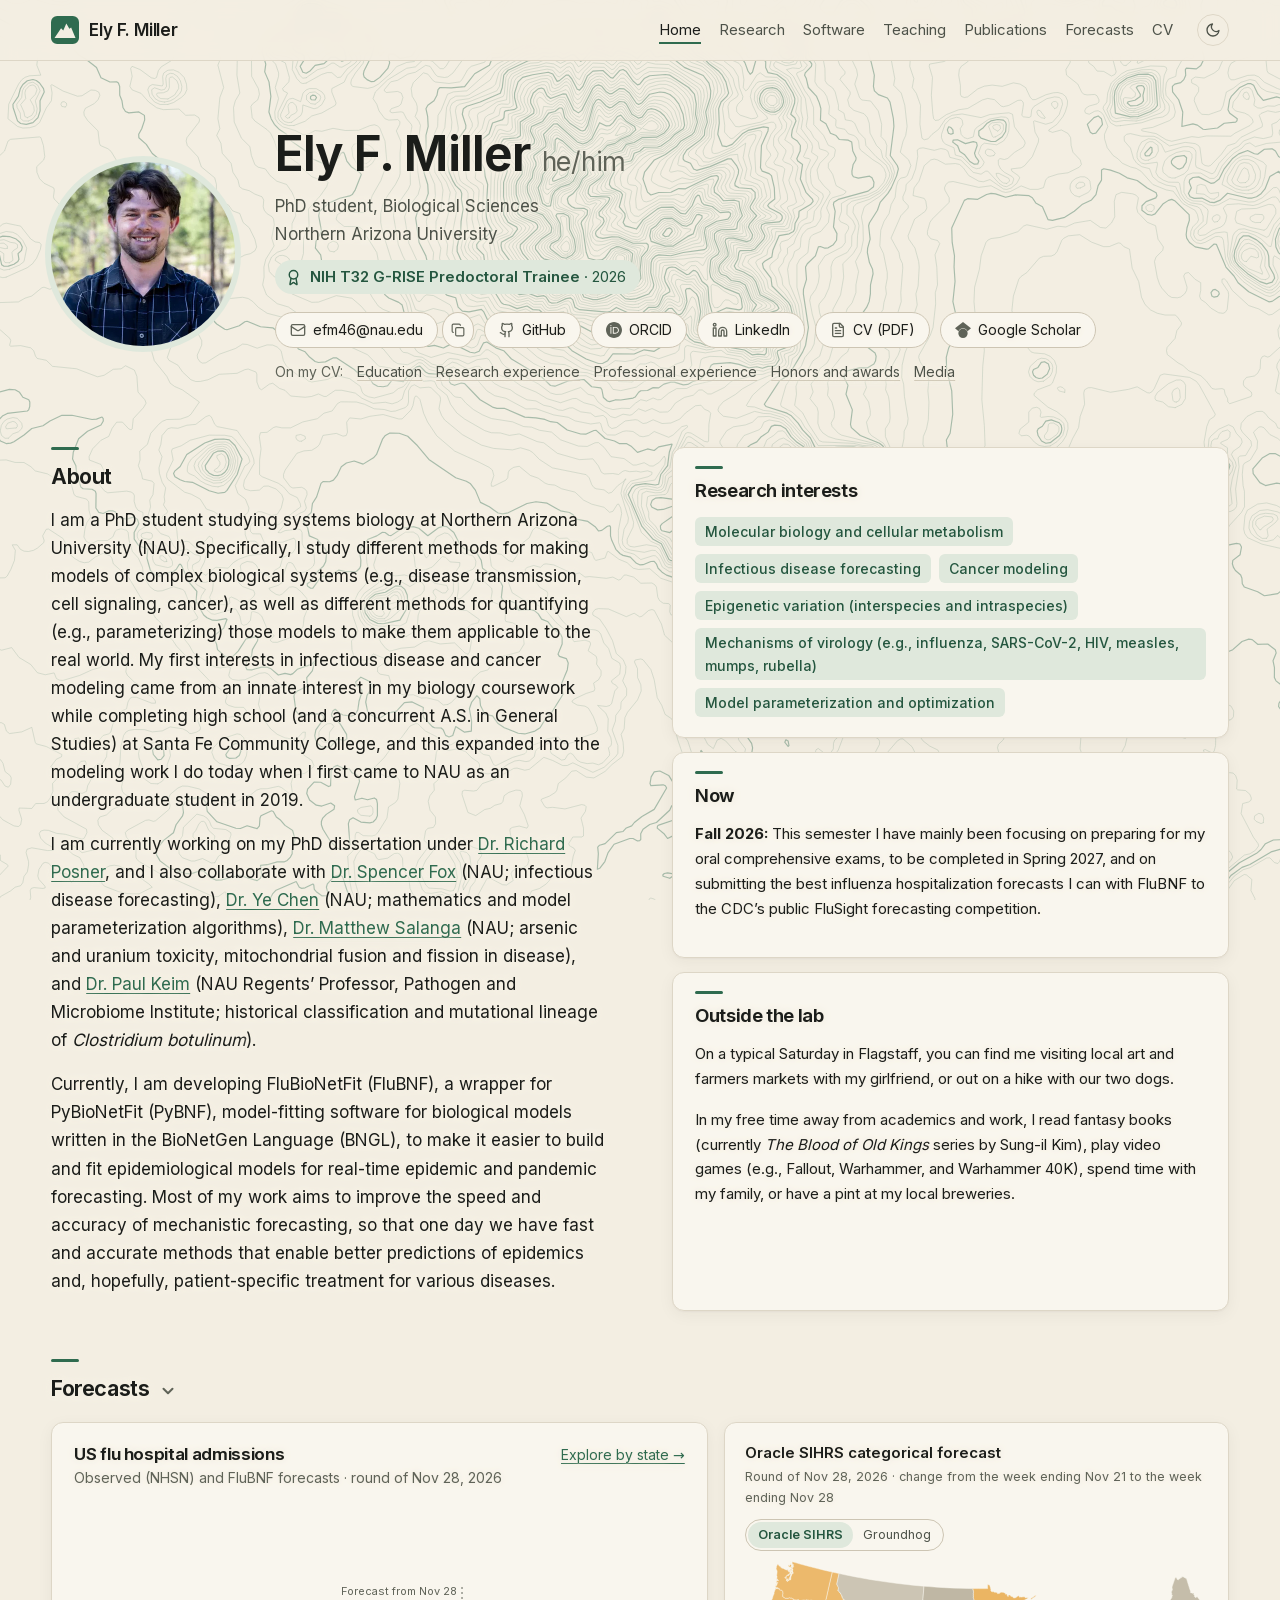
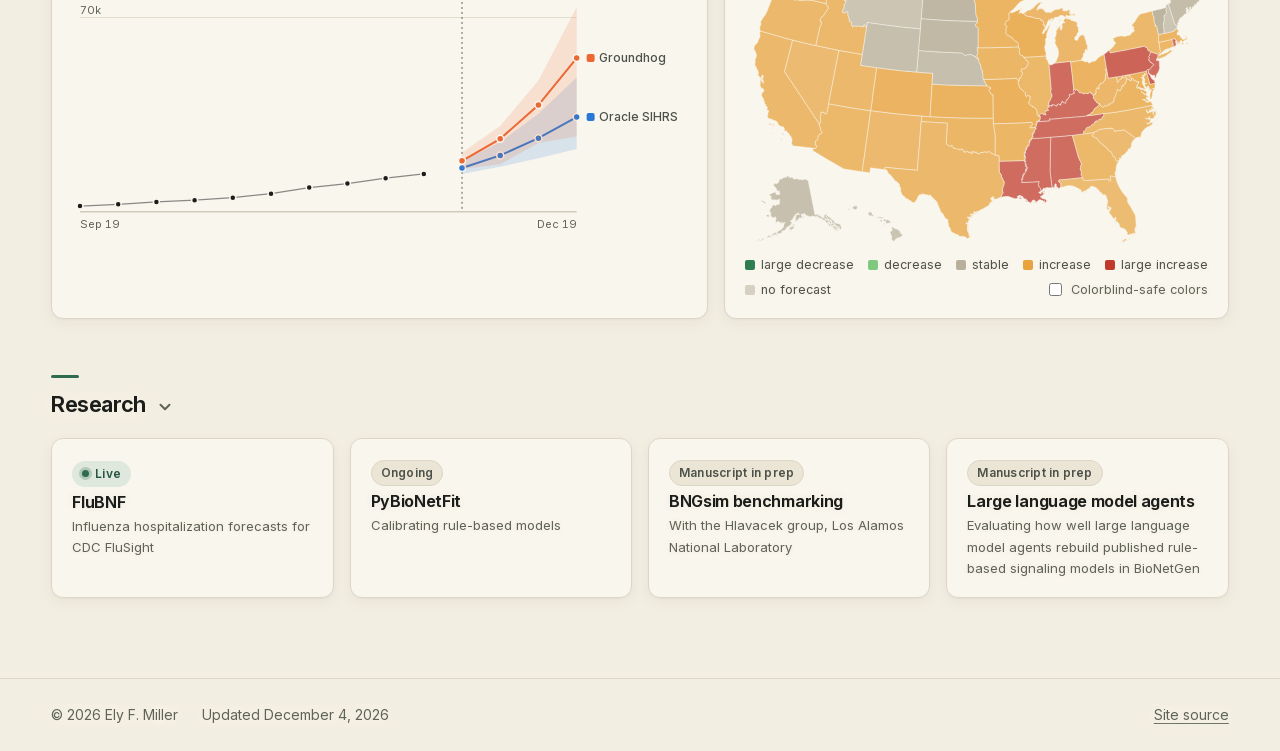
<file: index.html>
<!doctype html>
<html lang="en">
<head>
  <meta charset="utf-8">
  <meta name="viewport" content="width=device-width, initial-scale=1">
  <title>Ely F. Miller · PhD student, Northern Arizona University</title>
  <meta name="description" content="I am a PhD student studying infectious disease forecasting and large-scale kinetic systems (e.g., cancer metabolism) through mechanistic modeling at Northern Arizona University.">
  <link rel="canonical" href="https://elymiller.com/">
  <link rel="icon" href="favicon.ico" sizes="any">
  <link rel="icon" href="images/icon.svg" type="image/svg+xml">
  <link rel="icon" href="images/icon-192.png" type="image/png" sizes="192x192">
  <link rel="icon" href="images/favicon-32.png" type="image/png" sizes="32x32">
  <link rel="apple-touch-icon" href="images/apple-touch-icon.png">
  <link rel="manifest" href="site.webmanifest">
  <meta name="theme-color" content="#2f6b4f">
  <meta property="og:type" content="profile">
  <meta property="og:site_name" content="Ely F. Miller">
  <meta property="og:title" content="Ely F. Miller">
  <meta property="og:description" content="I am a PhD student studying infectious disease forecasting and large-scale kinetic systems (e.g., cancer metabolism) through mechanistic modeling at Northern Arizona University.">
  <meta property="og:url" content="https://elymiller.com/">
  <meta property="og:image" content="https://elymiller.com/images/og-card.jpg">
  <meta property="og:image:width" content="1200">
  <meta property="og:image:height" content="630">
  <meta property="og:image:alt" content="Ely F. Miller, PhD student, Biological Sciences, Northern Arizona University">
  <meta name="twitter:card" content="summary_large_image">
  <script type="application/ld+json">
  {
    "@context": "https://schema.org",
    "@type": "Person",
    "@id": "https://elymiller.com/#ely",
    "name": "Ely F. Miller",
    "alternateName": [
      "Ely Miller",
      "Ely Finn Miller"
    ],
    "givenName": "Ely",
    "additionalName": "Finn",
    "familyName": "Miller",
    "url": "https://elymiller.com/",
    "image": "https://elymiller.com/images/ely.jpg",
    "description": "PhD student studying infectious disease forecasting and large-scale kinetic systems (e.g., cancer metabolism) through mechanistic modeling at Northern Arizona University.",
    "jobTitle": "PhD student, Biological Sciences",
    "award": "NIH T32 G-RISE Predoctoral Trainee (2026)",
    "affiliation": {
      "@type": "CollegeOrUniversity",
      "name": "Northern Arizona University",
      "url": "https://nau.edu"
    },
    "alumniOf": [
      {
        "@type": "CollegeOrUniversity",
        "name": "Northern Arizona University",
        "url": "https://nau.edu"
      },
      {
        "@type": "CollegeOrUniversity",
        "name": "Santa Fe Community College"
      }
    ],
    "knowsAbout": [
      "Infectious disease forecasting",
      "Influenza forecasting",
      "Mechanistic modeling",
      "Systems biology",
      "Cancer modeling",
      "Model parameterization and optimization",
      "Rule-based modeling",
      "BioNetGen",
      "PyBioNetFit"
    ],
    "email": "mailto:efm46@nau.edu",
    "sameAs": [
      "https://orcid.org/0000-0003-3480-8377",
      "https://github.com/elyfmiller",
      "https://linkedin.com/in/elymiller",
      "https://scholar.google.com/citations?user=mEPuj_oAAAAJ"
    ]
  }
  </script>
  <script type="application/ld+json">
  {
    "@context": "https://schema.org",
    "@type": "WebSite",
    "@id": "https://elymiller.com/#site",
    "name": "Ely F. Miller",
    "alternateName": [
      "Ely Miller",
      "elymiller.com"
    ],
    "url": "https://elymiller.com/",
    "about": {
      "@id": "https://elymiller.com/#ely"
    }
  }
  </script>
  <script>try{var t=localStorage.getItem("theme");if(t)document.documentElement.setAttribute("data-theme",t)}catch(e){}</script>
  <link rel="preload" href="assets/fonts/inter-latin.woff2" as="font" type="font/woff2" crossorigin>
  <link rel="stylesheet" href="assets/css/site.css">
  <script src="assets/js/site.js" defer></script>
  <script src="assets/js/usmap.js" defer></script>
  <script src="assets/js/home.js" defer></script>
</head>
<body>
<a class="skip" href="#main">Skip to content</a>
<header class="site-header">
  <div class="inner">
    <a class="brand" href="./">Ely F. Miller</a>
    <nav class="nav" aria-label="Main">
      <a href="./" aria-current="page">Home</a>
      <a href="research.html">Research</a>
      <a href="software.html">Software</a>
      <a href="teaching.html">Teaching</a>
      <a href="publications.html">Publications</a>
      <a href="forecasts.html">Forecasts</a>
      <a href="cv.html">CV</a>
    </nav>
    <button class="theme-toggle" type="button" aria-label="Toggle dark mode"></button>
  </div>
</header>

<main id="main">
  <section class="hero">
    <picture><source type="image/webp" srcset="images/ely-368.webp"><img class="photo" src="images/ely-368.jpg" alt="Ely F. Miller" width="184" height="184" fetchpriority="high"></picture>
    <div>
      <div class="name-line"><h1>Ely F. Miller</h1><span class="pronouns">he/him</span></div>
      <p class="affil">PhD student, Biological Sciences<br>Northern Arizona University</p>
      <!-- Award: CV (Honors and awards, 2026); link: the Arizona Daily Sun story on the grant -->
      <p class="honor"><a href="https://azdailysun.com/news/local/northern-arizona-university-receives-nih-grant-to-support-ph-d-students-in-health-fields/article_e944cf55-12d0-4fd2-a37a-ffa39444e0c6.html"><svg class="ic" aria-hidden="true"><use href="assets/icons.svg#award"/></svg><span><strong>NIH T32 G-RISE Predoctoral Trainee</strong> · 2026</span></a></p>
      <ul class="links" aria-label="Contact and profiles">
        <li><a href="mailto:efm46@nau.edu"><svg class="ic" aria-hidden="true"><use href="assets/icons.svg#mail"/></svg>efm46@nau.edu</a></li>
        <li><a href="https://github.com/elyfmiller"><svg class="ic" aria-hidden="true"><use href="assets/icons.svg#github"/></svg>GitHub</a></li>
        <li><a href="https://orcid.org/0000-0003-3480-8377"><svg class="ic" aria-hidden="true"><use href="assets/icons.svg#orcid"/></svg>ORCID</a></li>
        <li><a href="https://linkedin.com/in/elymiller"><svg class="ic" aria-hidden="true"><use href="assets/icons.svg#linkedin"/></svg>LinkedIn</a></li>
        <li><a href="files/Ely_Miller_CV.pdf"><svg class="ic" aria-hidden="true"><use href="assets/icons.svg#file"/></svg>CV (PDF)</a></li>
        <li><a href="https://scholar.google.com/citations?user=mEPuj_oAAAAJ"><svg class="ic" aria-hidden="true"><use href="assets/icons.svg#scholar"/></svg>Google Scholar</a></li>
      </ul>
      <!-- straight to CV sections (class rubric: education, work history, awards, press); labels are the CV's own headings -->
      <nav class="cv-jump" aria-label="CV sections">
        <span>On my CV:</span>
        <a href="cv.html#education">Education</a>
        <a href="cv.html#research">Research experience</a>
        <a href="cv.html#professional">Professional experience</a>
        <a href="cv.html#awards">Honors and awards</a>
        <a href="cv.html#media">Media</a>
      </nav>
    </div>
  </section>

  <div class="home-grid">
    <div class="home-main">
    <section class="h-about" id="about">
      <h2>About</h2>
      <p>I am a PhD student studying systems biology at Northern Arizona University (NAU). Specifically, I study different methods for making models of complex biological systems (e.g., disease transmission, cell signaling, cancer), as well as different methods for quantifying (e.g., parameterizing) those models to make them applicable to the real world. My first interests in infectious disease and cancer modeling came from an innate interest in my biology coursework while completing high school (and a concurrent A.S. in General Studies) at Santa Fe Community College, and this expanded into the modeling work I do today when I first came to NAU as an undergraduate student in 2019.</p>
      <p>I am currently working on my PhD dissertation under <a href="https://scholar.google.com/citations?user=dFQPC2wAAAAJ">Dr. Richard Posner</a>, and I also collaborate with <a href="https://www.linkedin.com/in/spencer-fox/">Dr. Spencer Fox</a> (NAU; infectious disease forecasting), <a href="https://scholar.google.com/citations?user=8vKdCHcAAAAJ">Dr. Ye Chen</a> (NAU; mathematics and model parameterization algorithms), <a href="https://www.linkedin.com/in/matthew-salanga-0aaa1735/">Dr. Matthew Salanga</a> (NAU; arsenic and uranium toxicity, mitochondrial fusion and fission in disease), and <a href="https://www.linkedin.com/in/paulkeim/">Dr. Paul Keim</a> (NAU Regents’ Professor, Pathogen and Microbiome Institute; historical classification and mutational lineage of <i>Clostridium botulinum</i>).</p>
      <p>Currently, I am developing FluBioNetFit (FluBNF), a wrapper for PyBioNetFit (PyBNF), model-fitting software for biological models written in the BioNetGen Language (BNGL), to make it easier to build and fit epidemiological models for real-time epidemic and pandemic forecasting. Most of my work aims to improve the speed and accuracy of mechanistic forecasting, so that one day we have fast and accurate methods that enable better predictions of epidemics and, hopefully, patient-specific treatment for various diseases.</p>
    </section>
    </div>
    <aside class="home-side" aria-label="At a glance">
    <section class="h-interests side-card" id="interests">
      <h2>Research interests</h2>
      <ul class="tags">
        <li>Molecular biology and cellular metabolism</li>
        <li>Infectious disease forecasting</li>
        <li>Cancer modeling</li>
        <li>Epigenetic variation (interspecies and intraspecies)</li>
        <li>Mechanisms of virology (e.g., influenza, SARS-CoV-2, HIV, measles, mumps, rubella)</li>
        <li>Model parameterization and optimization</li>
      </ul>
    </section>

    <section class="h-now side-card" id="now">
      <h2>Now</h2>
      <p><strong>Fall 2026:</strong> This semester I have mainly been focusing on preparing for my oral comprehensive exams, to be completed in Spring 2027, and on submitting the best influenza hospitalization forecasts I can with FluBNF to the CDC’s public FluSight forecasting competition.</p>
    </section>

    <section class="h-outside side-card" id="outside">
      <h2>Outside the lab</h2>
      <p>On a typical Saturday in Flagstaff, you can find me visiting local art and farmers markets with my girlfriend, or out on a hike with our two dogs.</p>
      <p>In my free time away from academics and work, I read fantasy books (currently <i>The Blood of Old Kings</i> series by Sung-il Kim), play video games (e.g., Fallout, Warhammer, and Warhammer 40K), spend time with my family, or have a pint at my local breweries.</p>
    </section>
    </aside>
  </div>

  <!-- folded sections: open by default; the reader can close either -->
  <details class="fold" id="home-forecasts" open>
    <summary><h2>Forecasts</h2><svg class="chev" aria-hidden="true" viewBox="0 0 16 16"><path d="M4 6l4 4 4-4"/></svg></summary>
    <div class="home-fc">
      <div class="card spark" id="home-spark">
        <div class="spark-head">
          <h3>US flu hospital admissions</h3>
          <a class="go" href="forecasts.html">Explore by state →</a>
        </div>
        <p class="meta spark-meta">Observed (NHSN) and FluBNF forecasts</p>
        <div class="spark-plot"></div>
      </div>
      <div class="card map-card" id="home-map-card">
        <div class="map-head">
          <p class="map-title"><span id="home-map-model">Oracle SIHRS</span> categorical forecast</p>
        </div>
        <p class="meta" id="home-map-when"></p>
        <div class="map-controls">
          <div class="seg" id="home-map-models" role="group" aria-label="Map model">
            <button type="button" data-v="oracle" aria-pressed="true">Oracle SIHRS</button>
            <button type="button" data-v="groundhog" aria-pressed="false">Groundhog</button>
          </div>
        </div>
        <div id="home-map"></div>
        <p class="map-legend" id="home-map-legend"></p>
      </div>
    </div>
  </details>

  <details class="fold" id="home-research" open>
    <summary><h2>Research</h2><svg class="chev" aria-hidden="true" viewBox="0 0 16 16"><path d="M4 6l4 4 4-4"/></svg></summary>
    <div class="featured">
      <a class="card" href="research.html#flubnf"><span class="badge live">Live</span>
        <h3>FluBNF</h3><p class="meta">Influenza hospitalization forecasts for CDC FluSight</p></a>
      <a class="card" href="research.html#pybnf"><span class="badge">Ongoing</span>
        <h3>PyBioNetFit</h3><p class="meta">Calibrating rule-based models</p></a>
      <a class="card" href="research.html#bngsim"><span class="badge">Manuscript in prep</span>
        <h3>BNGsim benchmarking</h3><p class="meta">With the Hlavacek group, Los Alamos National Laboratory</p></a>
      <a class="card" href="research.html#llm-agents"><span class="badge">Manuscript in prep</span>
        <h3>Large language model agents</h3><p class="meta">Evaluating how well large language model agents rebuild published rule-based signaling models in BioNetGen</p></a>
    </div>
  </details>
</main>

<footer class="site-footer">
  <div class="inner">
    <span>© <span id="year">2026</span> Ely F. Miller</span>
    <a href="https://github.com/elyfmiller/elyfmiller.github.io">Site source</a>
  </div>
</footer>
<!-- Cloudflare Web Analytics --><script type='module' src='https://static.cloudflareinsights.com/beacon.min.js' data-cf-beacon='{"token": "0192b30b4e644f01b9b6b299fce53ac3"}'></script><!-- End Cloudflare Web Analytics -->
</body>
</html>
</file>
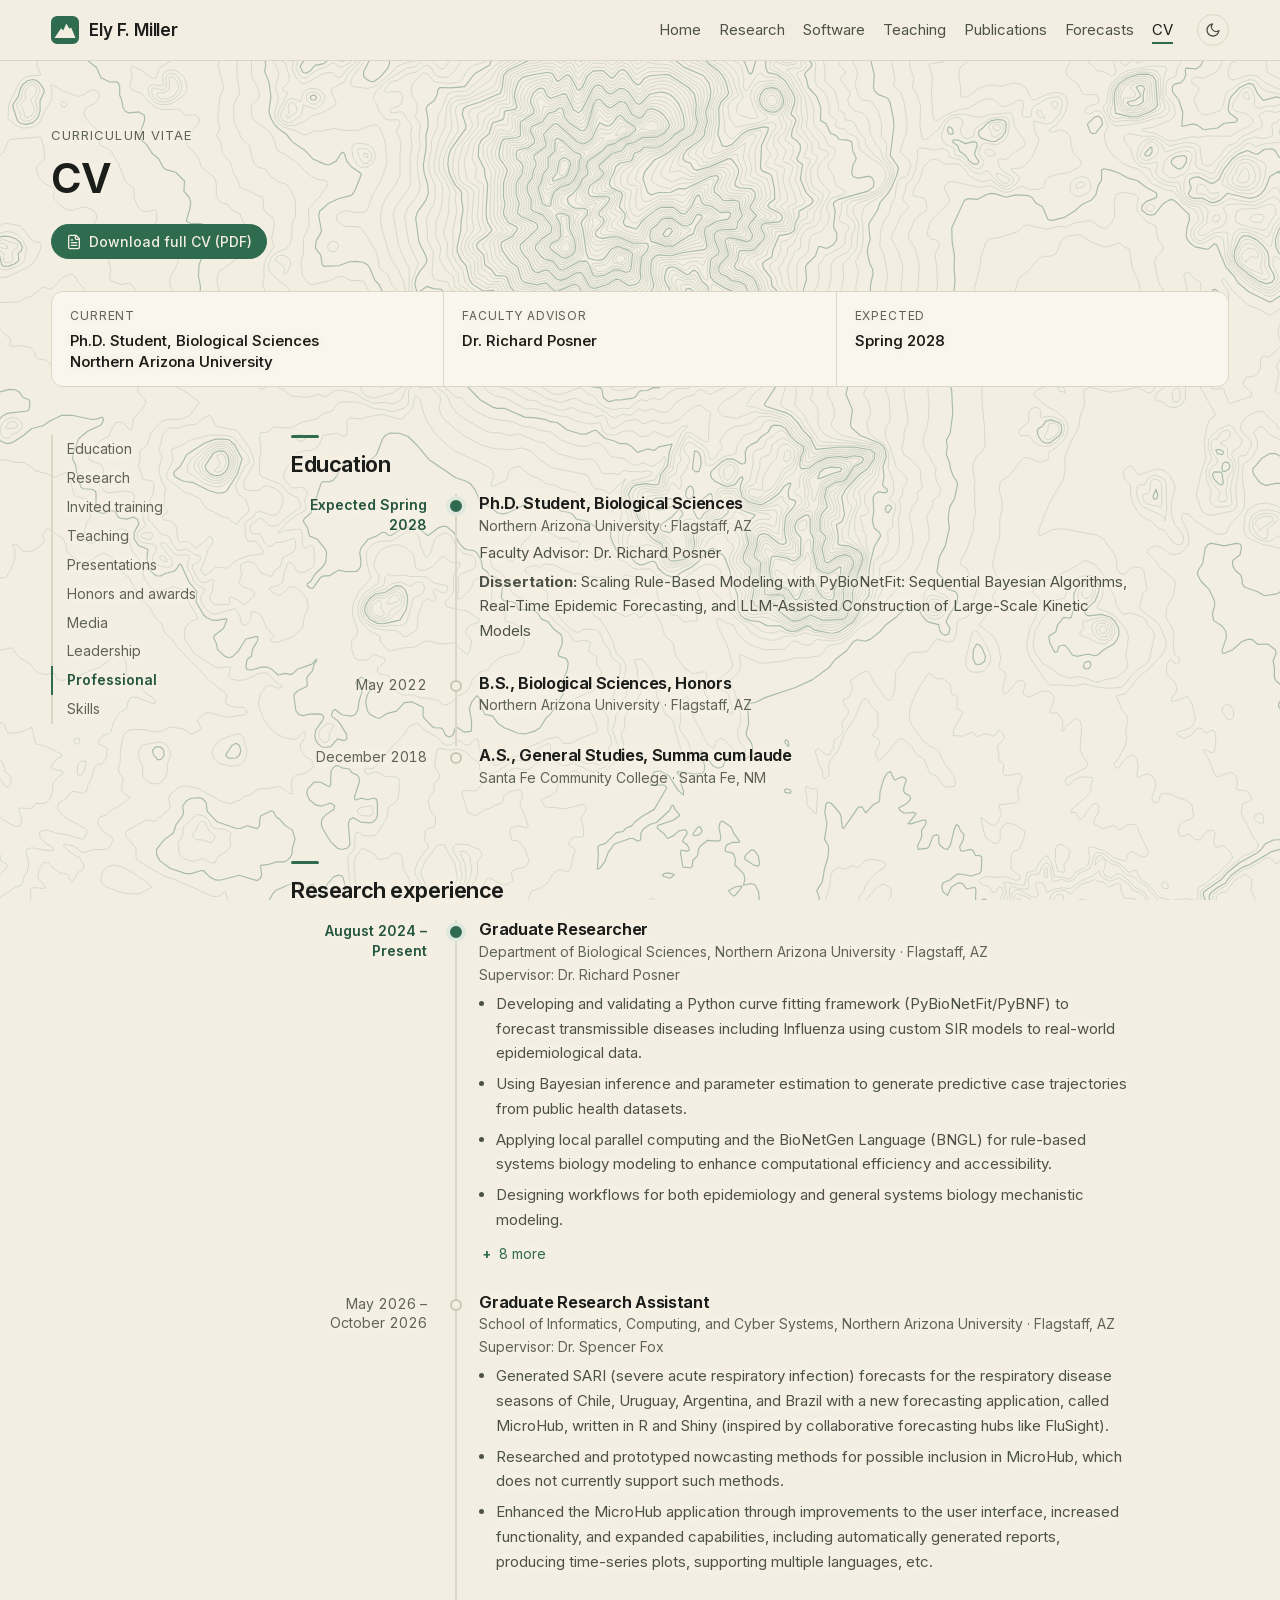
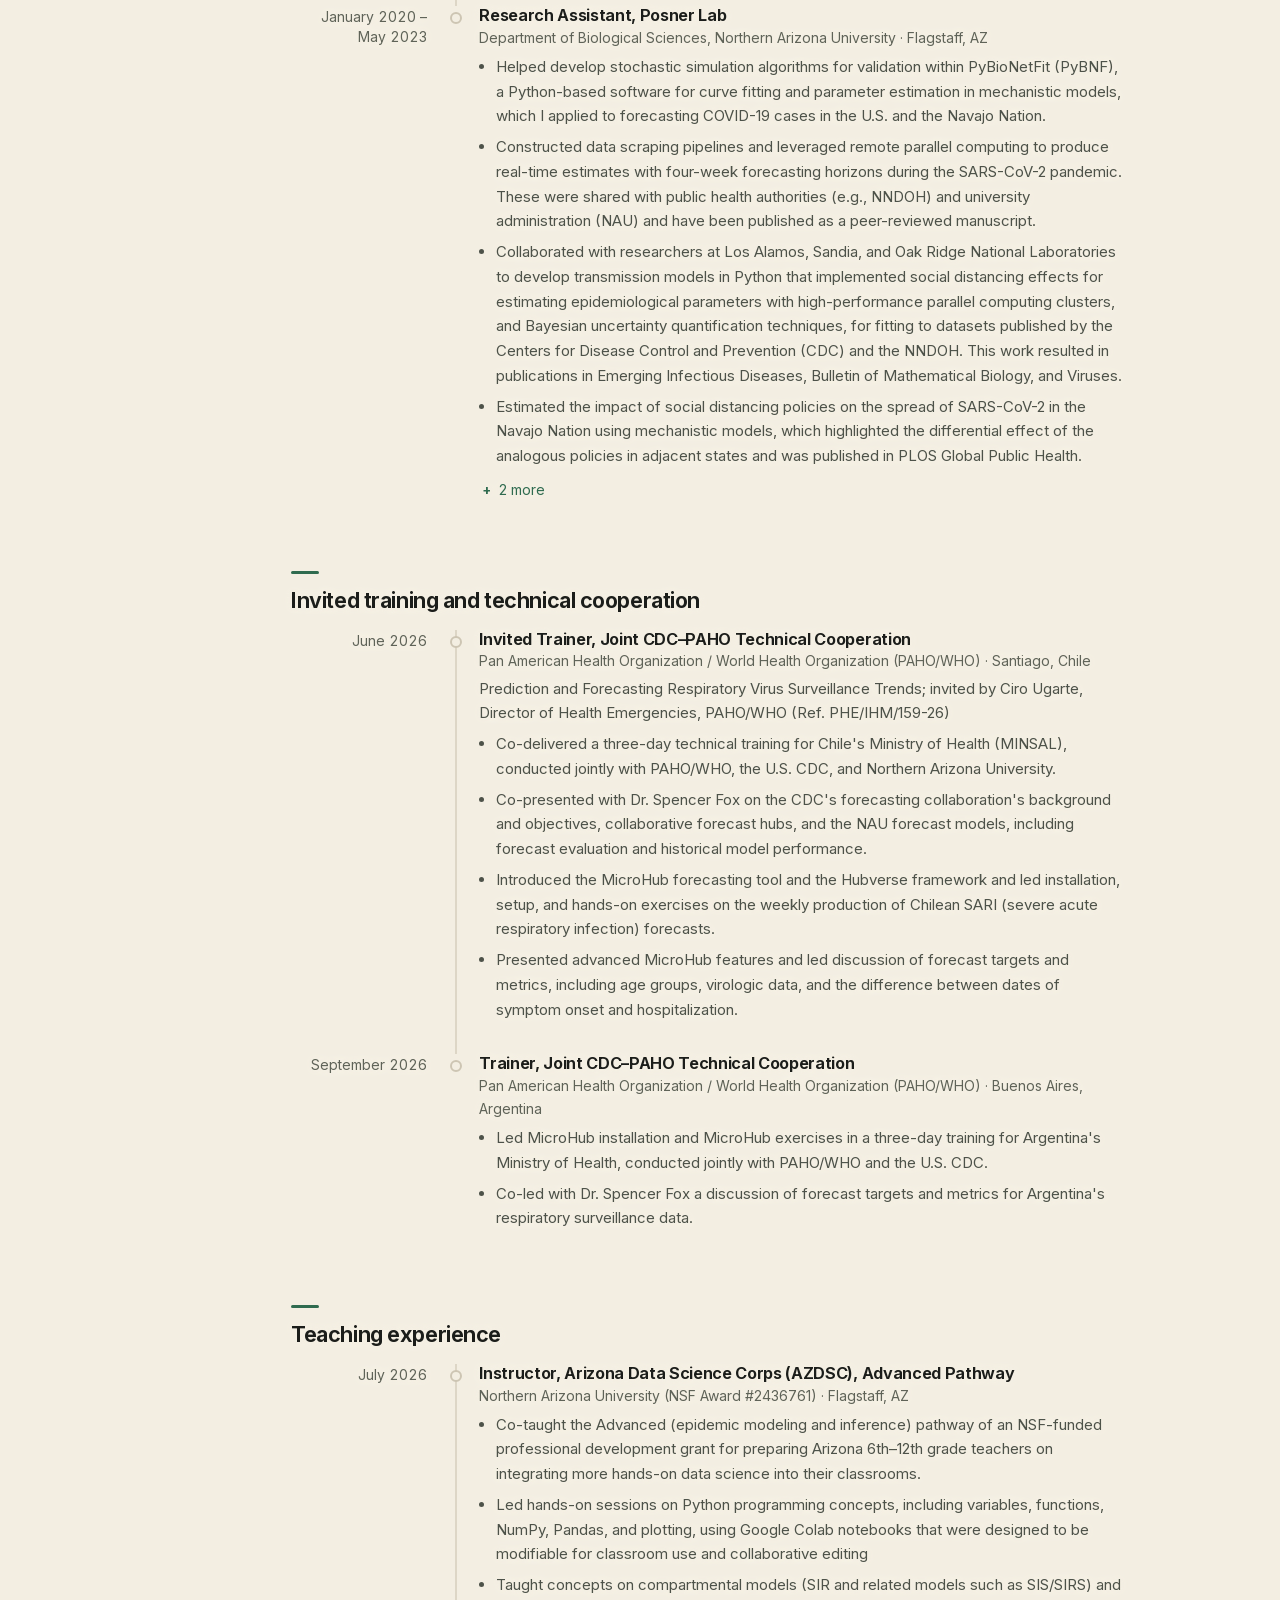
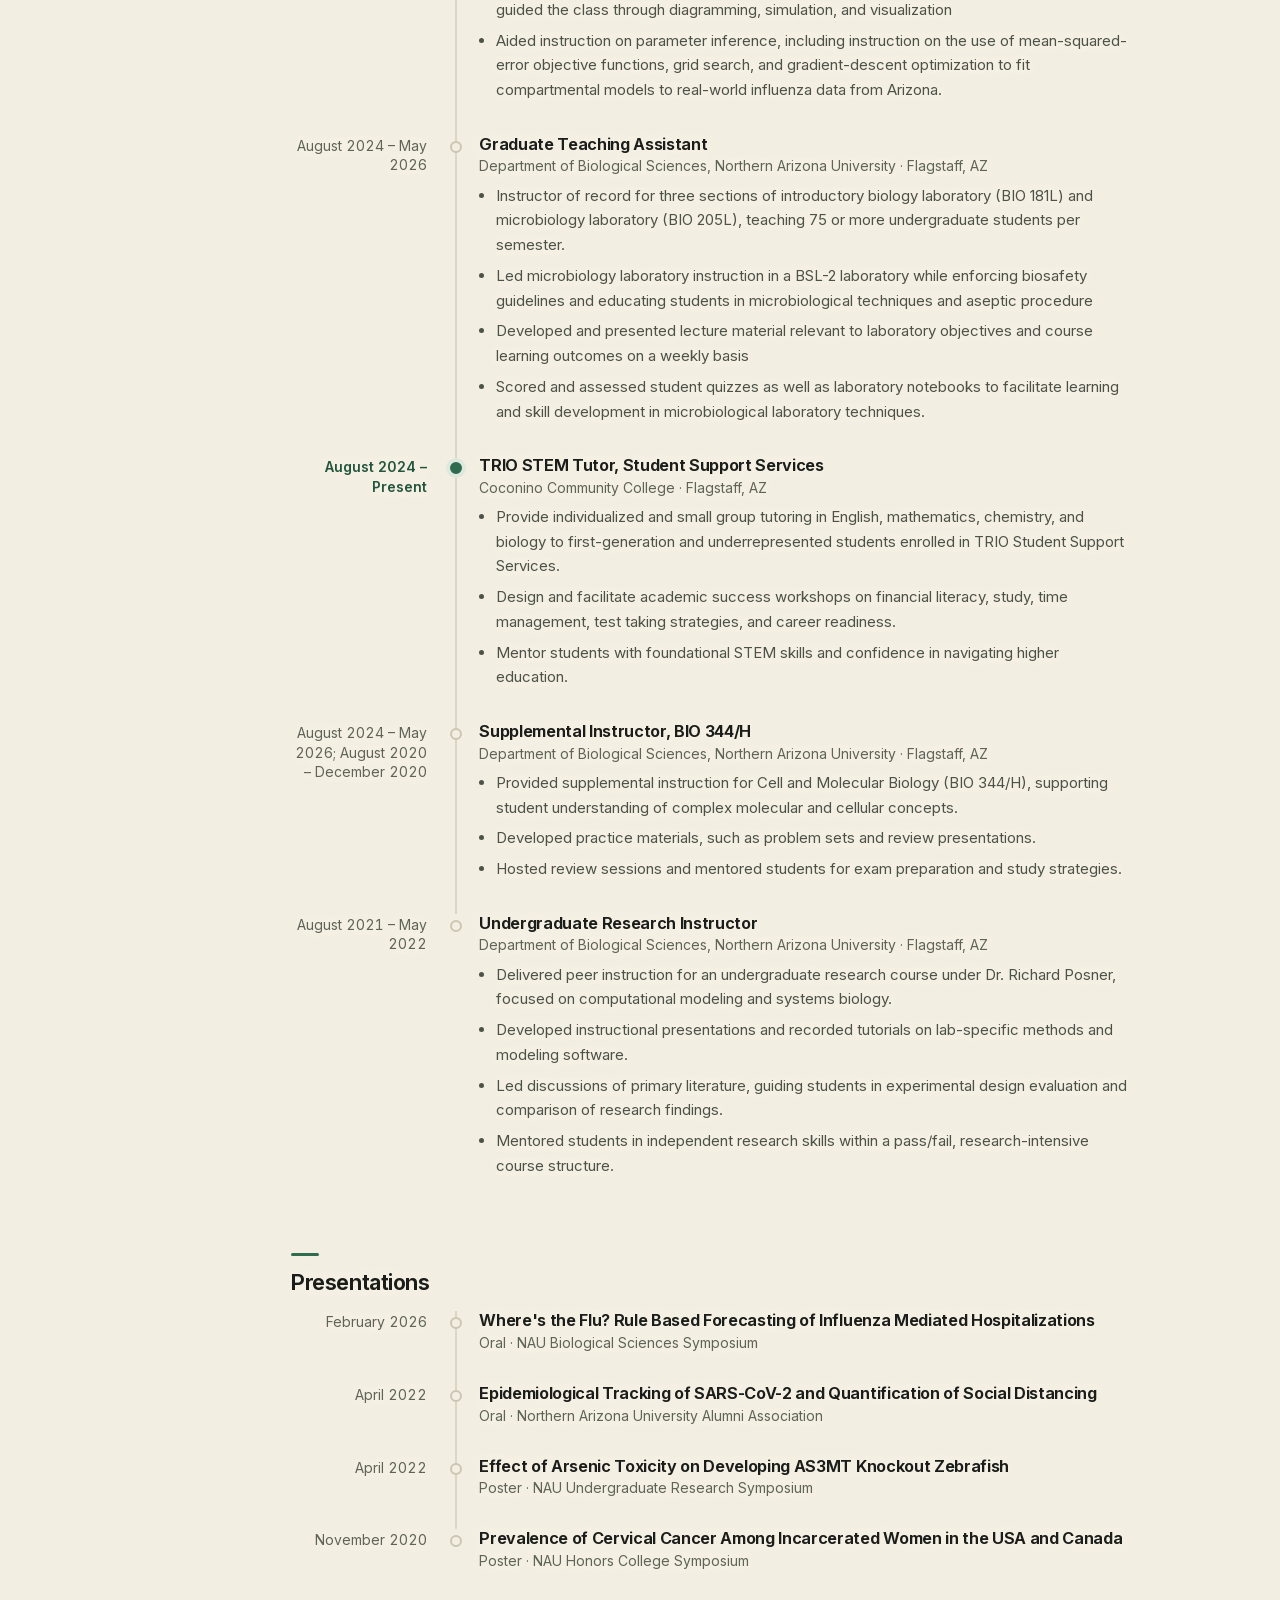
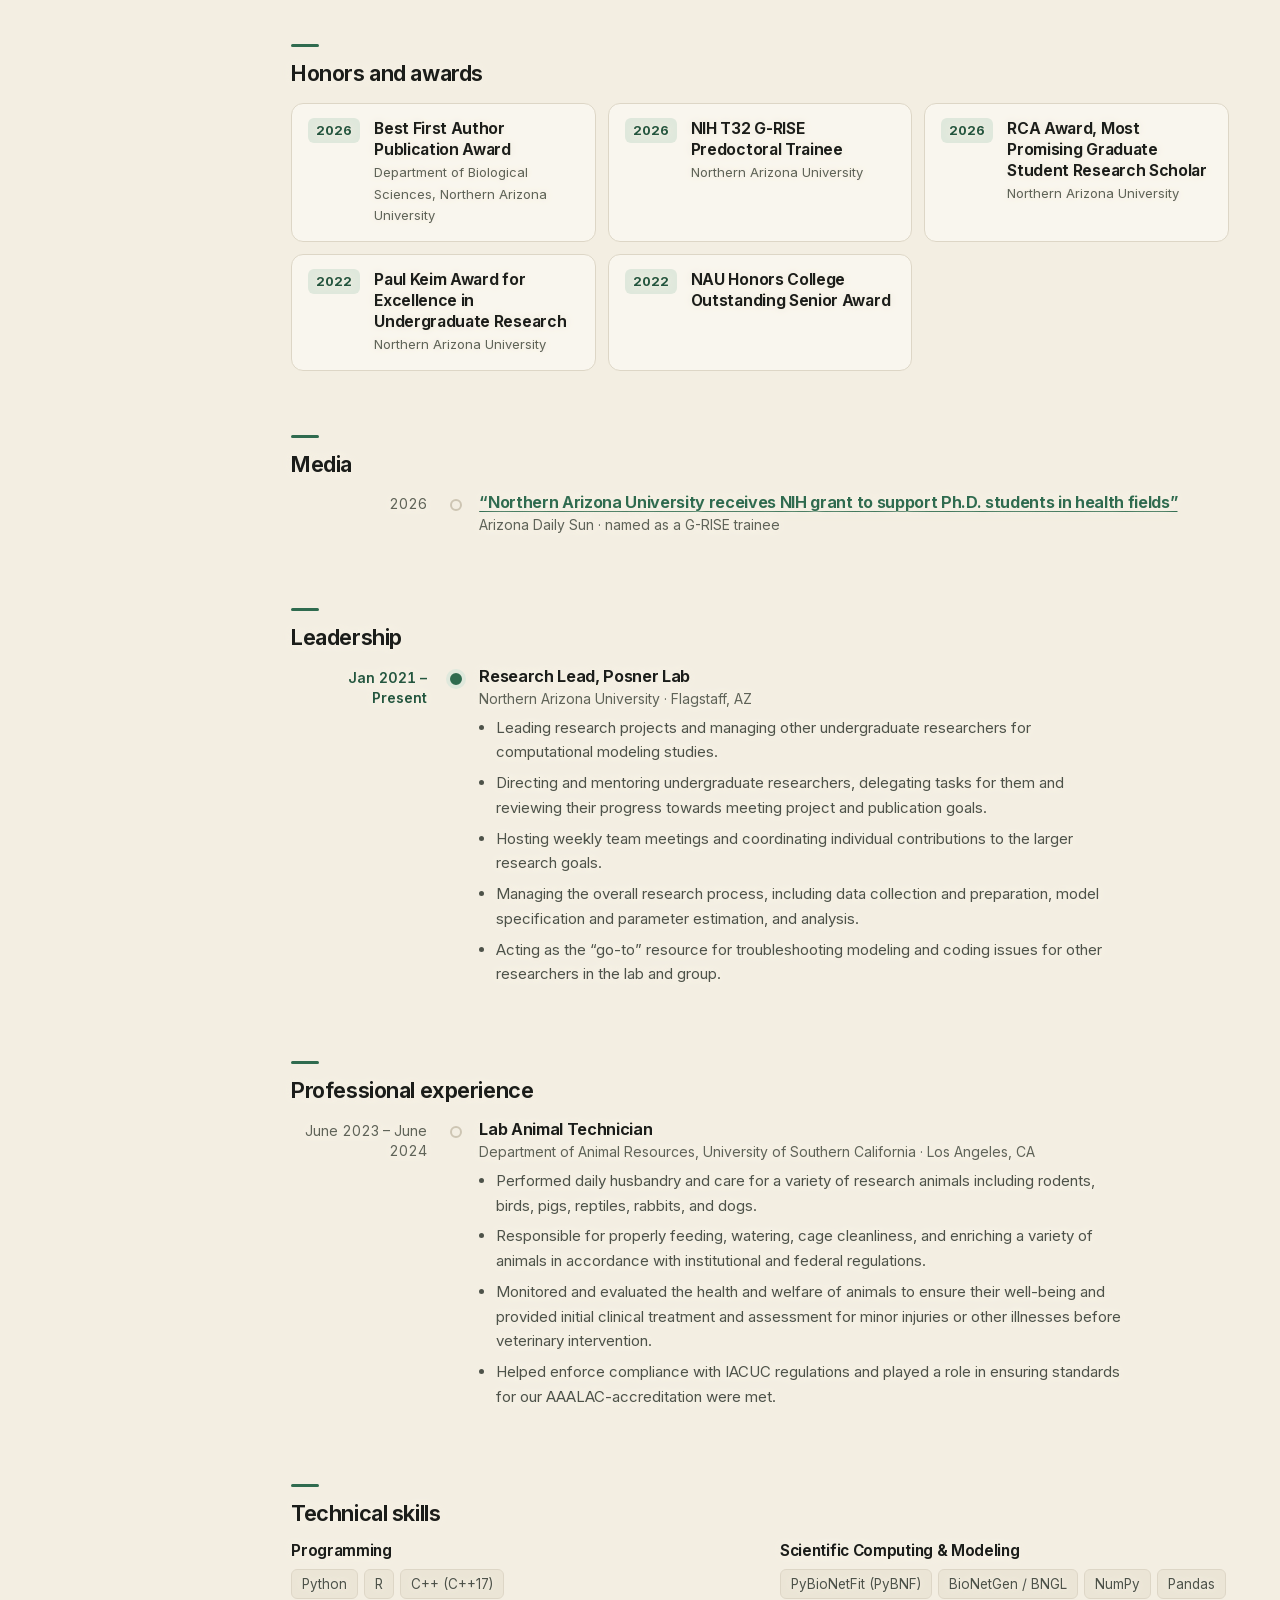
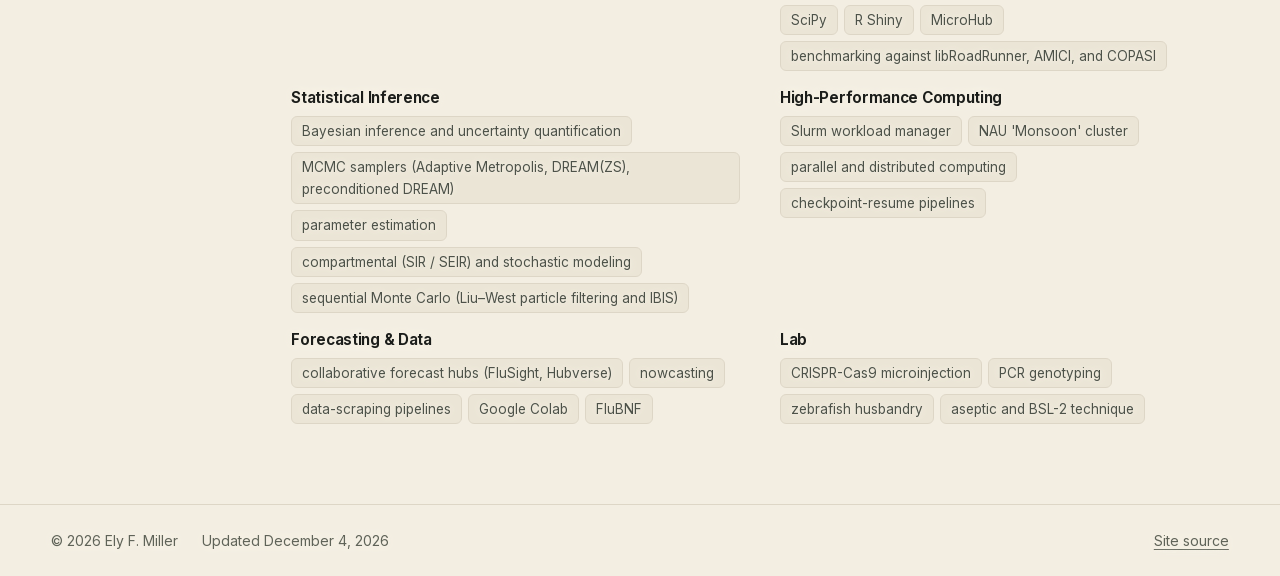
<file: cv.html>
<!doctype html>
<html lang="en">
<head>
  <meta charset="utf-8">
  <meta name="viewport" content="width=device-width, initial-scale=1">
  <title>CV · Ely F. Miller</title>
  <meta name="description" content="Education, research and teaching experience, awards and media for Ely F. Miller.">
  <link rel="canonical" href="https://elymiller.com/cv.html">
  <link rel="icon" href="favicon.ico" sizes="any">
  <link rel="icon" href="images/icon.svg" type="image/svg+xml">
  <link rel="icon" href="images/icon-192.png" type="image/png" sizes="192x192">
  <link rel="icon" href="images/favicon-32.png" type="image/png" sizes="32x32">
  <link rel="apple-touch-icon" href="images/apple-touch-icon.png">
  <link rel="manifest" href="site.webmanifest">
  <meta name="theme-color" content="#2f6b4f">
  <meta property="og:type" content="website">
  <meta property="og:site_name" content="Ely F. Miller">
  <meta property="og:title" content="CV · Ely F. Miller">
  <meta property="og:description" content="Education, research and teaching experience, awards and media for Ely F. Miller.">
  <meta property="og:url" content="https://elymiller.com/cv.html">
  <meta property="og:image" content="https://elymiller.com/images/og-card.jpg">
  <meta property="og:image:width" content="1200">
  <meta property="og:image:height" content="630">
  <meta property="og:image:alt" content="Ely F. Miller, PhD student, Biological Sciences, Northern Arizona University">
  <meta name="twitter:card" content="summary_large_image">
  <script>try{var t=localStorage.getItem("theme");if(t)document.documentElement.setAttribute("data-theme",t)}catch(e){}</script>
  <link rel="preload" href="assets/fonts/inter-latin.woff2" as="font" type="font/woff2" crossorigin>
  <link rel="stylesheet" href="assets/css/site.css">
  <script src="assets/js/site.js" defer></script>
</head>
<body>
<a class="skip" href="#main">Skip to content</a>
<header class="site-header">
  <div class="inner">
    <a class="brand" href="./">Ely F. Miller</a>
    <nav class="nav" aria-label="Main">
      <a href="./">Home</a>
      <a href="research.html">Research</a>
      <a href="software.html">Software</a>
      <a href="teaching.html">Teaching</a>
      <a href="publications.html">Publications</a>
      <a href="forecasts.html">Forecasts</a>
      <a href="cv.html" aria-current="page">CV</a>
    </nav>
    <button class="theme-toggle" type="button" aria-label="Toggle dark mode"></button>
  </div>
</header>

<!-- Content below is Ely's CV text (Ely_Miller_CV.docx, Nov 2026), verbatim.
     Professional references are left off the web version. -->
<main id="main" class="wide">
  <p class="eyebrow">Curriculum vitae</p>
  <h1>CV</h1>
  <div class="cv-top">
    <a class="btn primary" href="files/Ely_Miller_CV.pdf"><svg class="ic" aria-hidden="true"><use href="assets/icons.svg#file"/></svg>Download full CV (PDF)</a>
  </div>
  <!-- Summary facts are from the Education entry below (Ely_Miller_CV.docx). -->
  <dl class="cv-summary">
    <div><dt>Current</dt><dd>Ph.D. Student, Biological Sciences<br>Northern Arizona University</dd></div>
    <div><dt>Faculty advisor</dt><dd>Dr. Richard Posner</dd></div>
    <div><dt>Expected</dt><dd>Spring 2028</dd></div>
  </dl>

  <div class="cv-layout">
  <nav class="cv-rail" aria-label="CV sections">
    <ol>
      <li><a href="#education">Education</a></li>
      <li><a href="#research">Research</a></li>
      <li><a href="#training">Invited training</a></li>
      <li><a href="#teaching">Teaching</a></li>
      <li><a href="#presentations">Presentations</a></li>
      <li><a href="#awards">Honors and awards</a></li>
      <li><a href="#media">Media</a></li>
      <li><a href="#leadership">Leadership</a></li>
      <li><a href="#professional">Professional</a></li>
      <li><a href="#skills">Skills</a></li>
    </ol>
  </nav>
  <div class="cv-body">


  <section id="education">
    <h2>Education</h2>
    <div class="cv-row now">
      <div class="when">Expected Spring 2028</div>
      <div><h3>Ph.D. Student, Biological Sciences</h3>
        <p class="meta">Northern Arizona University · Flagstaff, AZ</p>
        <p class="cv-text">Faculty Advisor: Dr. Richard Posner</p>
        <p class="cv-text"><strong>Dissertation:</strong> Scaling Rule-Based Modeling with PyBioNetFit: Sequential Bayesian Algorithms, Real-Time Epidemic Forecasting, and LLM-Assisted Construction of Large-Scale Kinetic Models</p></div>
    </div>
    <div class="cv-row">
      <div class="when">May 2022</div>
      <div><h3>B.S., Biological Sciences, Honors</h3><p class="meta">Northern Arizona University · Flagstaff, AZ</p></div>
    </div>
    <div class="cv-row">
      <div class="when">December 2018</div>
      <div><h3>A.S., General Studies, Summa cum laude</h3><p class="meta">Santa Fe Community College · Santa Fe, NM</p></div>
    </div>
  </section>

  <section id="research">
    <h2>Research experience</h2>
    <div class="cv-row now">
      <div class="when">August 2024 – Present</div>
      <div><h3>Graduate Researcher</h3>
        <p class="meta">Department of Biological Sciences, Northern Arizona University · Flagstaff, AZ<br>Supervisor: Dr. Richard Posner</p>
        <ul>
          <li>Developing and validating a Python curve fitting framework (PyBioNetFit/PyBNF) to forecast transmissible diseases including Influenza using custom SIR models to real-world epidemiological data.</li>
          <li>Using Bayesian inference and parameter estimation to generate predictive case trajectories from public health datasets.</li>
          <li>Applying local parallel computing and the BioNetGen Language (BNGL) for rule-based systems biology modeling to enhance computational efficiency and accessibility.</li>
          <li>Designing workflows for both epidemiology and general systems biology mechanistic modeling.</li>
        </ul>
        <details class="more"><summary><span class="closed">8 more</span><span class="opened">Show less</span></summary>
        <ul>
          <li>Automated and improved a previously manual MEK isoform signaling model (reaching faster convergence and improved fits to data). Manuscript published in <em>Frontiers (2026).</em></li>
          <li>Designing and implementing a multi-engine benchmark suite for BNGsim (an open-sourced C++17 simulation engine for BioNetGen rule-based models) to evaluate and compare the performance of other simulators, including libRoadRunner, AMICI, COPASI, and SciPy, across deterministic, stochastic, network-free, steady-state, and forward-sensitivity analyses on increasing numbers of species, from several up to thousands.</li>
          <li>Authoring the supplementary materials for the associated BNGsim benchmarking manuscript (in preparation) with the Hlavacek group at Los Alamos National Laboratory.</li>
          <li>Developing and benchmarking Bayesian MCMC samplers including Adaptive Metropolis, DREAM(ZS) and preconditioned DREAM for calibrating rule-based systems biology models in PyBNF across a broad range of analytical targets and BioNetGen models of differing dimensionality/cost.</li>
          <li>Building Slurm-based pipelines on the NAU Monsoon high-performance computing cluster, enabling multi-day parallel sampling runs. This includes resumable checkpoints, automated result collection, and failure diagnostics.</li>
          <li>Implementing a Liu–West particle filter for sequential Bayesian parameter estimation in PyBNF (now public in the Los Alamos National Laboratory PyBioNetFit (LANL/PyBNF) repository as of October 2026).</li>
          <li>Developing FluBNF (an open-source, PyBNF-based influenza forecasting tool) and submitting weekly forecasts of laboratory-confirmed influenza hospital admissions using two models to the CDC FluSight challenge for the 2026-27 season.</li>
          <li>Developing a manuscript (in preparation) evaluating how well large language model agents rebuild published rule-based signaling models in BioNetGen.</li>
        </ul></details></div>
    </div>
    <div class="cv-row">
      <div class="when">May 2026 – October 2026</div>
      <div><h3>Graduate Research Assistant</h3>
        <p class="meta">School of Informatics, Computing, and Cyber Systems, Northern Arizona University · Flagstaff, AZ<br>Supervisor: Dr. Spencer Fox</p>
        <ul>
          <li>Generated SARI (severe acute respiratory infection) forecasts for the respiratory disease seasons of Chile, Uruguay, Argentina, and Brazil with a new forecasting application, called MicroHub, written in R and Shiny (inspired by collaborative forecasting hubs like FluSight).</li>
          <li>Researched and prototyped nowcasting methods for possible inclusion in MicroHub, which does not currently support such methods.</li>
          <li>Enhanced the MicroHub application through improvements to the user interface, increased functionality, and expanded capabilities, including automatically generated reports, producing time-series plots, supporting multiple languages, etc.</li>
        </ul></div>
    </div>
    <div class="cv-row">
      <div class="when">January 2020 – May 2023</div>
      <div><h3>Research Assistant, Posner Lab</h3>
        <p class="meta">Department of Biological Sciences, Northern Arizona University · Flagstaff, AZ</p>
        <ul>
          <li>Helped develop stochastic simulation algorithms for validation within PyBioNetFit (PyBNF), a Python-based software for curve fitting and parameter estimation in mechanistic models, which I applied to forecasting COVID-19 cases in the U.S. and the Navajo Nation.</li>
          <li>Constructed data scraping pipelines and leveraged remote parallel computing to produce real-time estimates with four-week forecasting horizons during the SARS-CoV-2 pandemic. These were shared with public health authorities (e.g., NNDOH) and university administration (NAU) and have been published as a peer-reviewed manuscript.</li>
          <li>Collaborated with researchers at Los Alamos, Sandia, and Oak Ridge National Laboratories to develop transmission models in Python that implemented social distancing effects for estimating epidemiological parameters with high-performance parallel computing clusters, and Bayesian uncertainty quantification techniques, for fitting to datasets published by the Centers for Disease Control and Prevention (CDC) and the NNDOH. This work resulted in publications in Emerging Infectious Diseases, Bulletin of Mathematical Biology, and Viruses.</li>
          <li>Estimated the impact of social distancing policies on the spread of SARS-CoV-2 in the Navajo Nation using mechanistic models, which highlighted the differential effect of the analogous policies in adjacent states and was published in PLOS Global Public Health.</li>
        </ul>
        <details class="more"><summary><span class="closed">2 more</span><span class="opened">Show less</span></summary>
        <ul>
          <li>Expanded the utilization of PyBNF to rule-based systems biology modeling using BNGL, applied to signaling pathways in cancer and the role of BRAF-V600E mutations in melanoma in collaboration with the Flinn Foundation and Dr. Matthew Salanga's Zebrafish laboratory at Northern Arizona University (NAU).</li>
          <li>Generated a new Arsenic-3-methyltransferase (AS3MT) knockout zebrafish line using CRISPR-Cas9 microinjection, which I validated using PCR and husbandry strategies before demonstrating increased embryonic sensitivity and developmental defects following arsenic exposure. This work was co-presented with Zack Schmidt (former student) at the NAU Undergraduate Research Symposium in 2022.</li>
        </ul></details></div>
    </div>
  </section>

  <section id="training">
    <h2>Invited training and technical cooperation</h2>
    <div class="cv-row">
      <div class="when">June 2026</div>
      <div><h3>Invited Trainer, Joint CDC–PAHO Technical Cooperation</h3>
        <p class="meta">Pan American Health Organization / World Health Organization (PAHO/WHO) · Santiago, Chile</p>
        <p class="cv-text">Prediction and Forecasting Respiratory Virus Surveillance Trends; invited by Ciro Ugarte, Director of Health Emergencies, PAHO/WHO (Ref. PHE/IHM/159-26)</p>
        <ul>
          <li>Co-delivered a three-day technical training for Chile's Ministry of Health (MINSAL), conducted jointly with PAHO/WHO, the U.S. CDC, and Northern Arizona University.</li>
          <li>Co-presented with Dr. Spencer Fox on the CDC's forecasting collaboration's background and objectives, collaborative forecast hubs, and the NAU forecast models, including forecast evaluation and historical model performance.</li>
          <li>Introduced the MicroHub forecasting tool and the Hubverse framework and led installation, setup, and hands-on exercises on the weekly production of Chilean SARI (severe acute respiratory infection) forecasts.</li>
          <li>Presented advanced MicroHub features and led discussion of forecast targets and metrics, including age groups, virologic data, and the difference between dates of symptom onset and hospitalization.</li>
        </ul></div>
    </div>
    <div class="cv-row">
      <div class="when">September 2026</div>
      <div><h3>Trainer, Joint CDC–PAHO Technical Cooperation</h3>
        <p class="meta">Pan American Health Organization / World Health Organization (PAHO/WHO) · Buenos Aires, Argentina</p>
        <ul>
          <li>Led MicroHub installation and MicroHub exercises in a three-day training for Argentina's Ministry of Health, conducted jointly with PAHO/WHO and the U.S. CDC.</li>
          <li>Co-led with Dr. Spencer Fox a discussion of forecast targets and metrics for Argentina's respiratory surveillance data.</li>
        </ul></div>
    </div>
  </section>

  <section id="teaching">
    <h2>Teaching experience</h2>
    <div class="cv-row">
      <div class="when">July 2026</div>
      <div><h3>Instructor, Arizona Data Science Corps (AZDSC), Advanced Pathway</h3>
        <p class="meta">Northern Arizona University (NSF Award #2436761) · Flagstaff, AZ</p>
        <ul>
          <li>Co-taught the Advanced (epidemic modeling and inference) pathway of an NSF-funded professional development grant for preparing Arizona 6th–12th grade teachers on integrating more hands-on data science into their classrooms.</li>
          <li>Led hands-on sessions on Python programming concepts, including variables, functions, NumPy, Pandas, and plotting, using Google Colab notebooks that were designed to be modifiable for classroom use and collaborative editing</li>
          <li>Taught concepts on compartmental models (SIR and related models such as SIS/SIRS) and guided the class through diagramming, simulation, and visualization</li>
          <li>Aided instruction on parameter inference, including instruction on the use of mean-squared-error objective functions, grid search, and gradient-descent optimization to fit compartmental models to real-world influenza data from Arizona.</li>
        </ul></div>
    </div>
    <div class="cv-row">
      <div class="when">August 2024 – May 2026</div>
      <div><h3>Graduate Teaching Assistant</h3>
        <p class="meta">Department of Biological Sciences, Northern Arizona University · Flagstaff, AZ</p>
        <ul>
          <li>Instructor of record for three sections of introductory biology laboratory (BIO 181L) and microbiology laboratory (BIO 205L), teaching 75 or more undergraduate students per semester.</li>
          <li>Led microbiology laboratory instruction in a BSL-2 laboratory while enforcing biosafety guidelines and educating students in microbiological techniques and aseptic procedure</li>
          <li>Developed and presented lecture material relevant to laboratory objectives and course learning outcomes on a weekly basis</li>
          <li>Scored and assessed student quizzes as well as laboratory notebooks to facilitate learning and skill development in microbiological laboratory techniques.</li>
        </ul></div>
    </div>
    <div class="cv-row now">
      <div class="when">August 2024 – Present</div>
      <div><h3>TRIO STEM Tutor, Student Support Services</h3>
        <p class="meta">Coconino Community College · Flagstaff, AZ</p>
        <ul>
          <li>Provide individualized and small group tutoring in English, mathematics, chemistry, and biology to first-generation and underrepresented students enrolled in TRIO Student Support Services.</li>
          <li>Design and facilitate academic success workshops on financial literacy, study, time management, test taking strategies, and career readiness.</li>
          <li>Mentor students with foundational STEM skills and confidence in navigating higher education.</li>
        </ul></div>
    </div>
    <div class="cv-row">
      <div class="when">August 2024 – May 2026; August 2020 – December 2020</div>
      <div><h3>Supplemental Instructor, BIO 344/H</h3>
        <p class="meta">Department of Biological Sciences, Northern Arizona University · Flagstaff, AZ</p>
        <ul>
          <li>Provided supplemental instruction for Cell and Molecular Biology (BIO 344/H), supporting student understanding of complex molecular and cellular concepts.</li>
          <li>Developed practice materials, such as problem sets and review presentations.</li>
          <li>Hosted review sessions and mentored students for exam preparation and study strategies.</li>
        </ul></div>
    </div>
    <div class="cv-row">
      <div class="when">August 2021 – May 2022</div>
      <div><h3>Undergraduate Research Instructor</h3>
        <p class="meta">Department of Biological Sciences, Northern Arizona University · Flagstaff, AZ</p>
        <ul>
          <li>Delivered peer instruction for an undergraduate research course under Dr. Richard Posner, focused on computational modeling and systems biology.</li>
          <li>Developed instructional presentations and recorded tutorials on lab-specific methods and modeling software.</li>
          <li>Led discussions of primary literature, guiding students in experimental design evaluation and comparison of research findings.</li>
          <li>Mentored students in independent research skills within a pass/fail, research-intensive course structure.</li>
        </ul></div>
    </div>
  </section>

  <section id="presentations">
    <h2>Presentations</h2>
    <!-- Same list as publications.html#presentations; keep the two in step. -->
    <div class="cv-row">
      <div class="when">February 2026</div>
      <div><h3>Where's the Flu? Rule Based Forecasting of Influenza Mediated Hospitalizations</h3><p class="meta">Oral · NAU Biological Sciences Symposium</p></div>
    </div>
    <div class="cv-row">
      <div class="when">April 2022</div>
      <div><h3>Epidemiological Tracking of SARS-CoV-2 and Quantification of Social Distancing</h3><p class="meta">Oral · Northern Arizona University Alumni Association</p></div>
    </div>
    <div class="cv-row">
      <div class="when">April 2022</div>
      <div><h3>Effect of Arsenic Toxicity on Developing AS3MT Knockout Zebrafish</h3><p class="meta">Poster · NAU Undergraduate Research Symposium</p></div>
    </div>
    <div class="cv-row">
      <div class="when">November 2020</div>
      <div><h3>Prevalence of Cervical Cancer Among Incarcerated Women in the USA and Canada</h3><p class="meta">Poster · NAU Honors College Symposium</p></div>
    </div>
  </section>

  <section id="awards">
    <h2>Honors and awards</h2>
    <div class="award-grid">
      <div class="award"><span class="yr">2026</span><div><h3>Best First Author Publication Award</h3><p class="meta">Department of Biological Sciences, Northern Arizona University</p></div></div>
      <div class="award"><span class="yr">2026</span><div><h3>NIH T32 G-RISE Predoctoral Trainee</h3><p class="meta">Northern Arizona University</p></div></div>
      <div class="award"><span class="yr">2026</span><div><h3>RCA Award, Most Promising Graduate Student Research Scholar</h3><p class="meta">Northern Arizona University</p></div></div>
      <div class="award"><span class="yr">2022</span><div><h3>Paul Keim Award for Excellence in Undergraduate Research</h3><p class="meta">Northern Arizona University</p></div></div>
      <div class="award"><span class="yr">2022</span><div><h3>NAU Honors College Outstanding Senior Award</h3></div></div>
    </div>
  </section>

  <section id="media">
    <h2>Media</h2>
    <div class="cv-row">
      <div class="when">2026</div>
      <div><h3><a href="https://azdailysun.com/news/local/northern-arizona-university-receives-nih-grant-to-support-ph-d-students-in-health-fields/article_e944cf55-12d0-4fd2-a37a-ffa39444e0c6.html">“Northern Arizona University receives NIH grant to support Ph.D. students in health fields”</a></h3>
        <p class="meta">Arizona Daily Sun · named as a G-RISE trainee</p></div>
    </div>
  </section>

  <section id="leadership">
    <h2>Leadership</h2>
    <div class="cv-row now">
      <div class="when">Jan 2021 – Present</div>
      <div><h3>Research Lead, Posner Lab</h3>
        <p class="meta">Northern Arizona University · Flagstaff, AZ</p>
        <ul>
          <li>Leading research projects and managing other undergraduate researchers for computational modeling studies.</li>
          <li>Directing and mentoring undergraduate researchers, delegating tasks for them and reviewing their progress towards meeting project and publication goals.</li>
          <li>Hosting weekly team meetings and coordinating individual contributions to the larger research goals.</li>
          <li>Managing the overall research process, including data collection and preparation, model specification and parameter estimation, and analysis.</li>
          <li>Acting as the “go-to” resource for troubleshooting modeling and coding issues for other researchers in the lab and group.</li>
        </ul></div>
    </div>
  </section>

  <section id="professional">
    <h2>Professional experience</h2>
    <div class="cv-row">
      <div class="when">June 2023 – June 2024</div>
      <div><h3>Lab Animal Technician</h3>
        <p class="meta">Department of Animal Resources, University of Southern California · Los Angeles, CA</p>
        <ul>
          <li>Performed daily husbandry and care for a variety of research animals including rodents, birds, pigs, reptiles, rabbits, and dogs.</li>
          <li>Responsible for properly feeding, watering, cage cleanliness, and enriching a variety of animals in accordance with institutional and federal regulations.</li>
          <li>Monitored and evaluated the health and welfare of animals to ensure their well-being and provided initial clinical treatment and assessment for minor injuries or other illnesses before veterinary intervention.</li>
          <li>Helped enforce compliance with IACUC regulations and played a role in ensuring standards for our AAALAC-accreditation were met.</li>
        </ul></div>
    </div>
  </section>

  <section id="skills">
    <h2>Technical skills</h2>
    <div class="skill-groups">
      <div><h3>Programming</h3><ul><li>Python</li><li>R</li><li>C++ (C++17)</li></ul></div>
      <div><h3>Scientific Computing &amp; Modeling</h3><ul><li>PyBioNetFit (PyBNF)</li><li>BioNetGen / BNGL</li><li>NumPy</li><li>Pandas</li><li>SciPy</li><li>R Shiny</li><li>MicroHub</li><li>benchmarking against libRoadRunner, AMICI, and COPASI</li></ul></div>
      <div><h3>Statistical Inference</h3><ul><li>Bayesian inference and uncertainty quantification</li><li>MCMC samplers (Adaptive Metropolis, DREAM(ZS), preconditioned DREAM)</li><li>parameter estimation</li><li>compartmental (SIR / SEIR) and stochastic modeling</li><li>sequential Monte Carlo (Liu–West particle filtering and IBIS)</li></ul></div>
      <div><h3>High-Performance Computing</h3><ul><li>Slurm workload manager</li><li>NAU 'Monsoon' cluster</li><li>parallel and distributed computing</li><li>checkpoint-resume pipelines</li></ul></div>
      <div><h3>Forecasting &amp; Data</h3><ul><li>collaborative forecast hubs (FluSight, Hubverse)</li><li>nowcasting</li><li>data-scraping pipelines</li><li>Google Colab</li><li>FluBNF</li></ul></div>
      <div><h3>Lab</h3><ul><li>CRISPR-Cas9 microinjection</li><li>PCR genotyping</li><li>zebrafish husbandry</li><li>aseptic and BSL-2 technique</li></ul></div>
    </div>
  </section>
  </div>
  </div>
</main>

<footer class="site-footer">
  <div class="inner">
    <span>© <span id="year">2026</span> Ely F. Miller</span>
    <a href="https://github.com/elyfmiller/elyfmiller.github.io">Site source</a>
  </div>
</footer>
<!-- Cloudflare Web Analytics --><script type='module' src='https://static.cloudflareinsights.com/beacon.min.js' data-cf-beacon='{"token": "0192b30b4e644f01b9b6b299fce53ac3"}'></script><!-- End Cloudflare Web Analytics -->
</body>
</html>
</file>
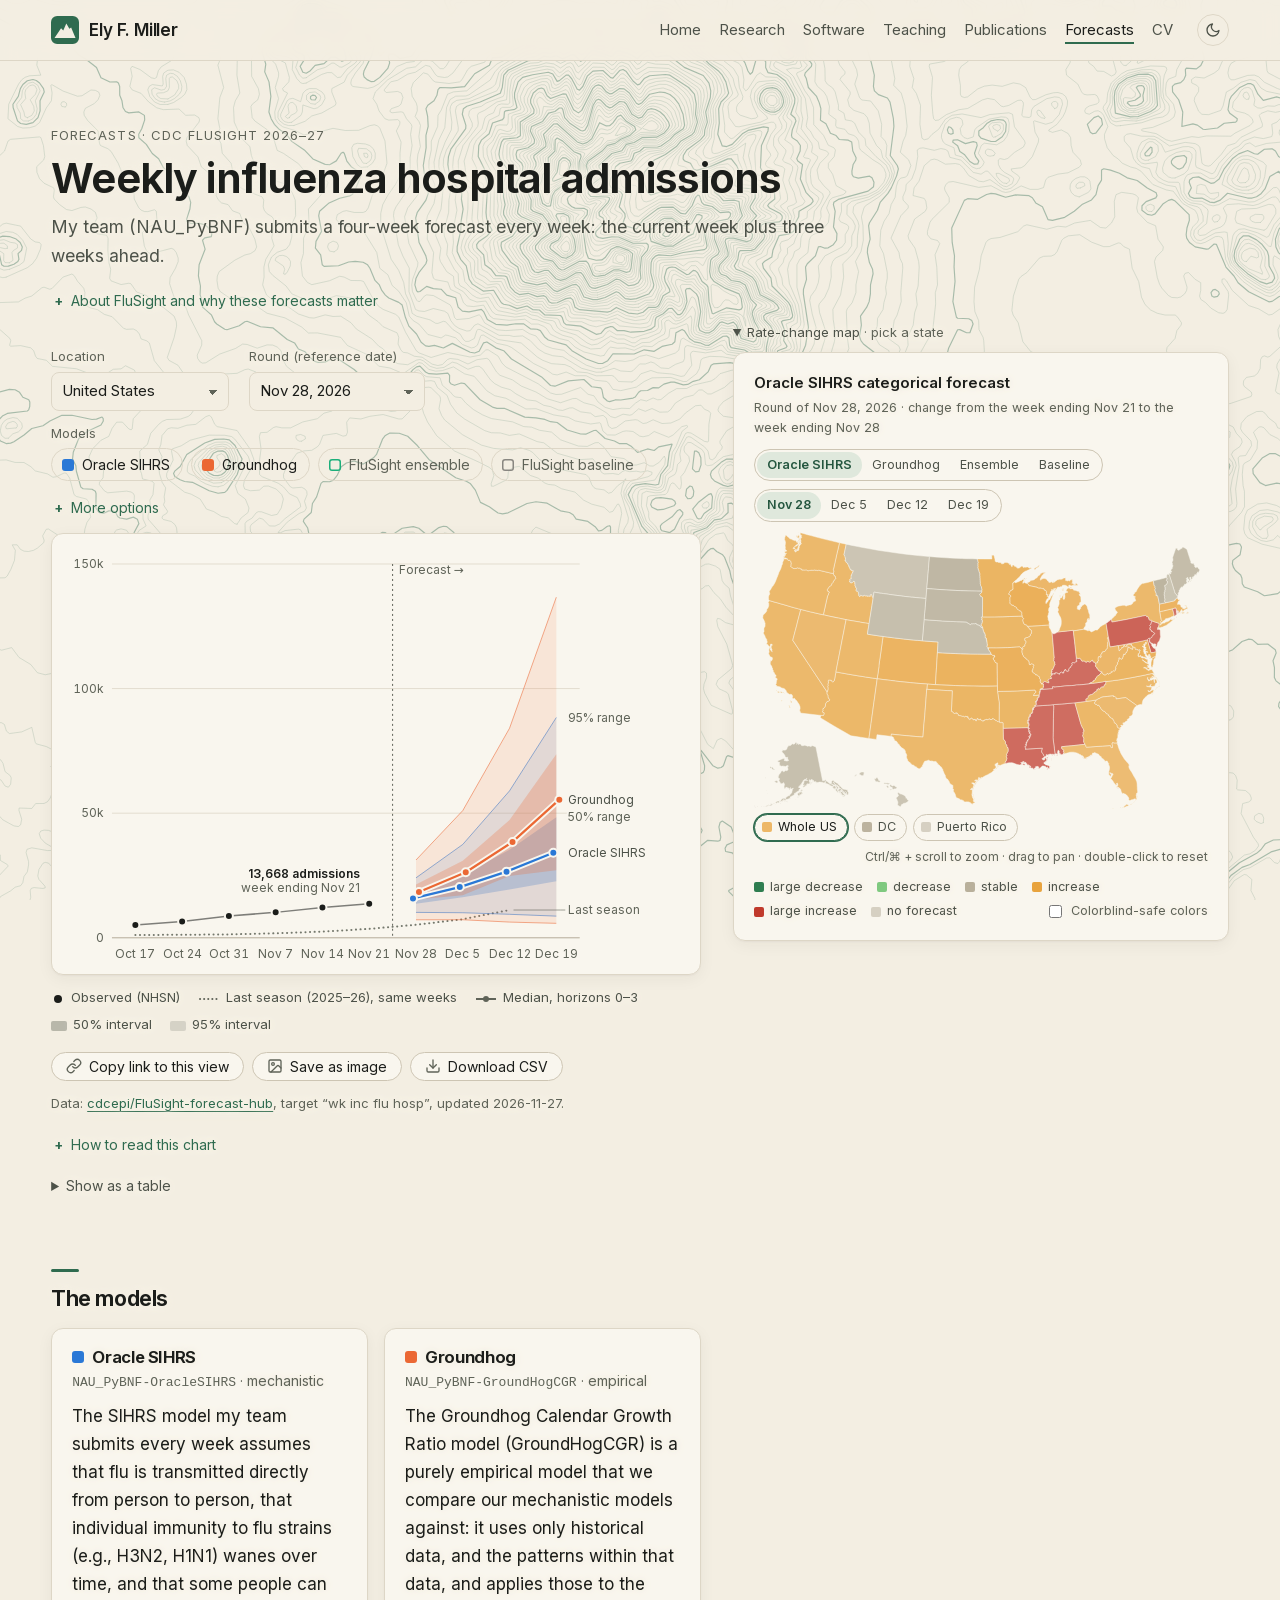
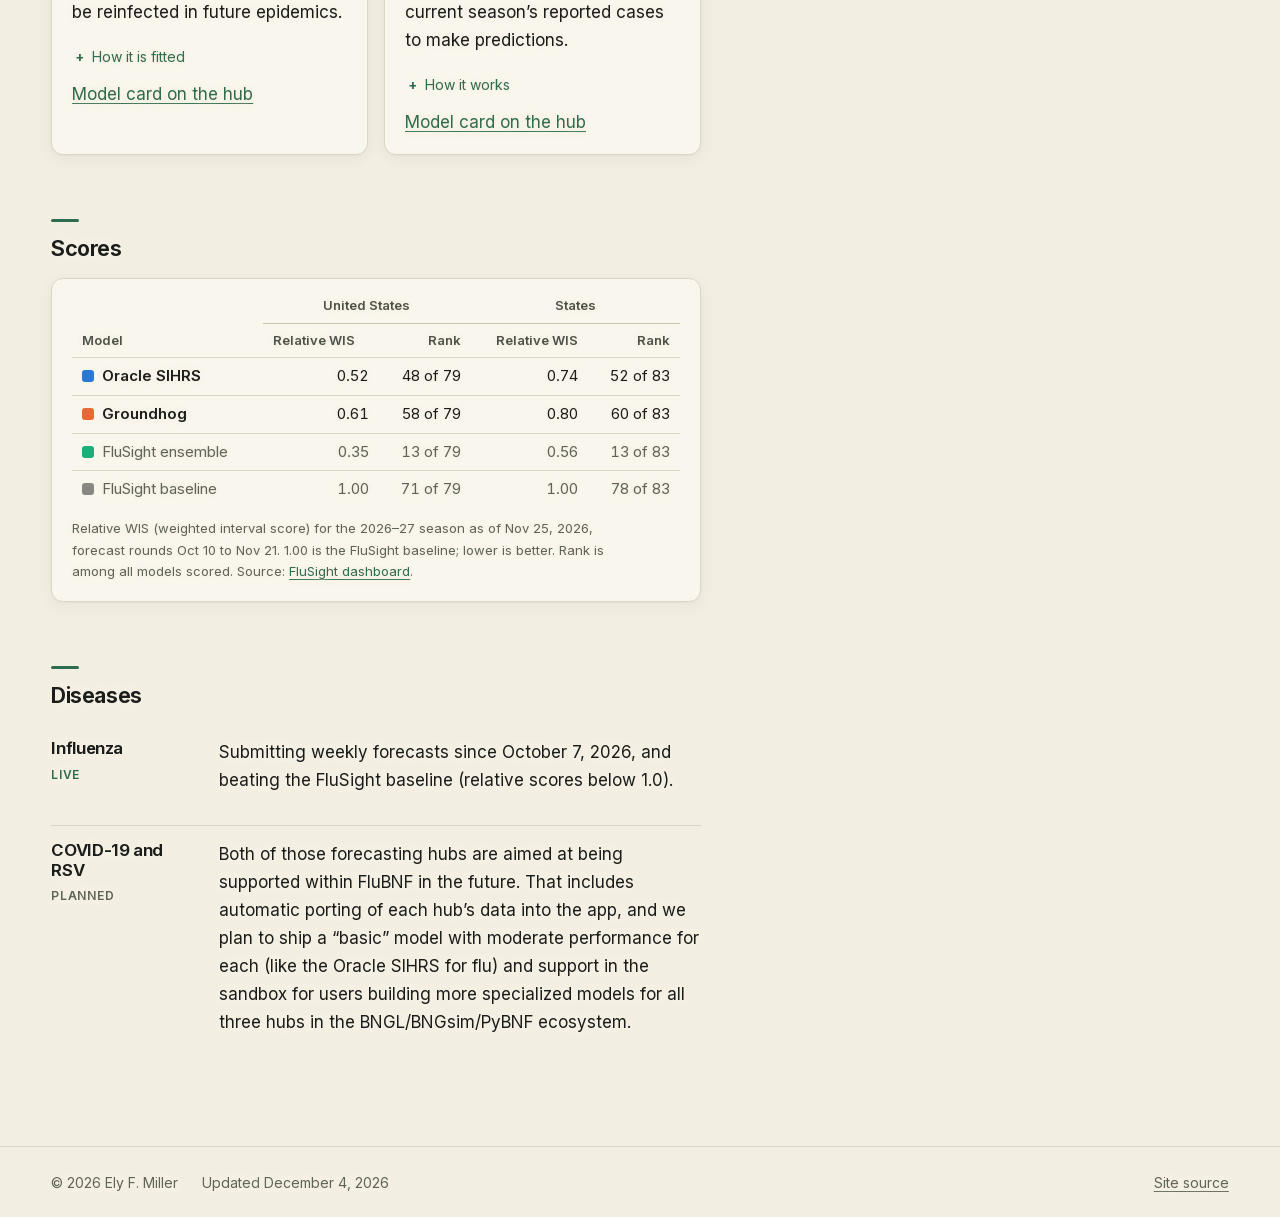
<file: forecasts.html>
<!doctype html>
<html lang="en">
<head>
  <meta charset="utf-8">
  <meta name="viewport" content="width=device-width, initial-scale=1">
  <title>Forecasts · Ely F. Miller</title>
  <meta name="description" content="FluBNF's weekly FluSight influenza hospitalization forecasts against observed NHSN admissions.">
  <link rel="canonical" href="https://elymiller.com/forecasts.html">
  <link rel="icon" href="favicon.ico" sizes="any">
  <link rel="icon" href="images/icon.svg" type="image/svg+xml">
  <link rel="icon" href="images/icon-192.png" type="image/png" sizes="192x192">
  <link rel="icon" href="images/favicon-32.png" type="image/png" sizes="32x32">
  <link rel="apple-touch-icon" href="images/apple-touch-icon.png">
  <link rel="manifest" href="site.webmanifest">
  <meta name="theme-color" content="#2f6b4f">
  <meta property="og:type" content="website">
  <meta property="og:site_name" content="Ely F. Miller">
  <meta property="og:title" content="Forecasts · Ely F. Miller">
  <meta property="og:description" content="FluBNF's weekly FluSight influenza hospitalization forecasts against observed NHSN admissions.">
  <meta property="og:url" content="https://elymiller.com/forecasts.html">
  <meta property="og:image" content="https://elymiller.com/images/og-card.jpg">
  <meta property="og:image:width" content="1200">
  <meta property="og:image:height" content="630">
  <meta property="og:image:alt" content="Ely F. Miller, PhD student, Biological Sciences, Northern Arizona University">
  <meta name="twitter:card" content="summary_large_image">
  <script>try{var t=localStorage.getItem("theme");if(t)document.documentElement.setAttribute("data-theme",t)}catch(e){}</script>
  <link rel="preload" href="assets/fonts/inter-latin.woff2" as="font" type="font/woff2" crossorigin>
  <link rel="stylesheet" href="assets/css/site.css">
  <script src="assets/js/site.js" defer></script>
  <script src="assets/js/usmap.js" defer></script>
  <script src="assets/js/forecasts.js" defer></script>
</head>
<body>
<a class="skip" href="#main">Skip to content</a>
<header class="site-header">
  <div class="inner">
    <a class="brand" href="./">Ely F. Miller</a>
    <nav class="nav" aria-label="Main">
      <a href="./">Home</a>
      <a href="research.html">Research</a>
      <a href="software.html">Software</a>
      <a href="teaching.html">Teaching</a>
      <a href="publications.html">Publications</a>
      <a href="forecasts.html" aria-current="page">Forecasts</a>
      <a href="cv.html">CV</a>
    </nav>
    <button class="theme-toggle" type="button" aria-label="Toggle dark mode"></button>
  </div>
</header>

<main id="main" class="wide">
  <p class="eyebrow">Forecasts · CDC FluSight 2026–27</p>
  <h1>Weekly influenza hospital admissions</h1>
  <p class="lede">My team (NAU_PyBNF) submits a four-week forecast every week: the current week plus three weeks ahead.</p>
  <!-- Ely's other two intro paragraphs, folded so the chart comes sooner -->
  <details class="more fc-about">
    <summary><span class="closed">About FluSight and why these forecasts matter</span><span class="opened">Show less</span></summary>
    <p class="lede">The CDC’s FluSight competition collects the best influenza forecasts possible from contributing teams across the United States, so they can be used for hospital preparedness (e.g., staffing, supplies, bed capacity) and for producing and distributing vaccines (e.g., timing pharmacy advertisements for the flu shot).</p>
    <p class="lede">These forecasts offer real-time insight into the current state of influenza transmission across the nation and in individual U.S. states and territories, so that larger institutions (e.g., the CDC, hospitals) and individuals can make informed decisions about travel, vaccination, supplies, staffing, and more.</p>
  </details>

  <div class="fc-top">
    <div class="fc-main">
    <form class="controls" id="fc-controls" onsubmit="return false">
      <label class="control">Location
        <select id="fc-loc" aria-label="Location"></select>
      </label>
      <label class="control">Round (reference date)
        <select id="fc-round" aria-label="Forecast round"></select>
      </label>
      <div class="control">Models
        <div class="toggles" id="fc-models" role="group" aria-label="Models"></div>
      </div>
      <!-- less-used options, folded; opens by itself when a link sets one of them -->
      <details class="more fc-opts" id="fc-opts">
        <summary><span class="closed">More options</span><span class="opened">Fewer options</span></summary>
        <div class="controls">
          <div class="control">View
            <div class="seg" id="fc-view" role="group" aria-label="View">
              <button type="button" data-v="round" aria-pressed="true">One round</button>
              <button type="button" data-v="all" aria-pressed="false">All rounds</button>
            </div>
          </div>
          <div class="control">Window
            <div class="seg" id="fc-span" role="group" aria-label="Time window">
              <button type="button" data-v="recent" aria-pressed="true">Recent</button>
              <button type="button" data-v="season" aria-pressed="false">Whole season</button>
            </div>
          </div>
          <div class="control">Intervals
            <div class="toggles" role="group" aria-label="Prediction intervals">
              <label class="chip" style="--c:var(--muted)"><input type="checkbox" id="fc-i50" checked><span class="sw"></span>50%</label>
              <label class="chip" style="--c:var(--muted)"><input type="checkbox" id="fc-i95" checked><span class="sw" style="opacity:.45"></span>95%</label>
            </div>
          </div>
          <div class="control">Compare
            <div class="toggles" role="group" aria-label="Comparison">
              <label class="chip prev" style="--c:var(--muted)"><input type="checkbox" id="fc-prev" checked><span class="sw"></span>Last season</label>
            </div>
          </div>
          <div class="control">Scale
            <div class="seg" id="fc-scale" role="group" aria-label="Scale">
              <button type="button" data-v="linear" aria-pressed="true">Linear</button>
              <button type="button" data-v="log" aria-pressed="false">Log</button>
            </div>
          </div>
        </div>
      </details>
    </form>

    <div class="chart-wrap" id="fc-chart" aria-live="polite">
      <p class="empty">Loading forecasts…</p>
    </div>
    <ul class="legend" id="fc-legend" aria-label="Chart key"></ul>
    <div class="fc-actions">
      <button type="button" class="btn" id="fc-link"><svg class="ic" aria-hidden="true"><use href="assets/icons.svg#link"/></svg><span class="lab">Copy link to this view</span></button>
      <button type="button" class="btn" id="fc-png"><svg class="ic" aria-hidden="true"><use href="assets/icons.svg#image"/></svg>Save as image</button>
      <button type="button" class="btn" id="fc-csv"><svg class="ic" aria-hidden="true"><use href="assets/icons.svg#download"/></svg>Download CSV</button>
    </div>
    <p class="chart-note" id="fc-note"></p>
    <details class="more fc-howto">
      <summary><span class="closed">How to read this chart</span><span class="opened">Show less</span></summary>
      <p>Forecasts like the ones submitted to FluSight are probabilistic. Instead of predicting a single value for influenza hospitalizations over the next few weeks, we submit a range of values based on the noise in the data and the error in our models (a prediction interval). The first thing to look at is the median forecast, the solid line: what we believe is most likely over the next few weeks. The shaded bands around it are our prediction intervals: admissions could go that high or that low, depending on how transmission plays out over the next few weeks.</p>
    </details>
    </div>

    <details class="fc-map-box" id="fc-map-box" open>
      <summary>Rate-change map <span class="hint">· pick a state</span></summary>
      <div class="map-card card">
        <div class="map-head">
          <p class="map-title"><span id="fc-map-model">Oracle SIHRS</span> categorical forecast</p>
          <p class="meta" id="fc-map-when"></p>
        </div>
        <div class="map-controls">
          <div class="seg" id="fc-map-models" role="group" aria-label="Map model"></div>
          <div class="seg" id="fc-map-weeks" role="group" aria-label="Map target week"></div>
        </div>
        <div id="fc-map"></div>
        <div class="map-extra" role="group" aria-label="More locations">
          <button type="button" class="loc-chip" data-loc="US" aria-pressed="false"><span class="sw"></span>Whole US</button>
          <button type="button" class="loc-chip" data-loc="11" aria-pressed="false"><span class="sw"></span>DC</button>
          <button type="button" class="loc-chip" data-loc="72" aria-pressed="false"><span class="sw"></span>Puerto Rico</button>
          <span class="hint">Ctrl/⌘ + scroll to zoom · drag to pan · double-click to reset</span>
        </div>
        <p class="map-legend" id="fc-map-legend"></p>
      </div>
    </details>

    <div class="fc-more">
      <details class="table-view">
        <summary>Show as a table</summary>
        <div class="table-scroll" id="fc-table"></div>
      </details>

      <section style="margin-top:72px">
        <h2>The models</h2>
        <!-- Model names and IDs: hub model-metadata cards (flubnf repo, model-metadata/). -->
        <div class="model-cards">
          <article class="card" style="--c:var(--s-oracle)">
            <h3><span class="sw"></span>Oracle SIHRS</h3>
            <p class="meta"><code>NAU_PyBNF-OracleSIHRS</code> · mechanistic</p>
            <p>The SIHRS model my team submits every week assumes that flu is transmitted directly from person to person, that individual immunity to flu strains (e.g., H3N2, H1N1) wanes over time, and that some people can be reinfected in future epidemics.</p>
            <details class="more">
              <summary><span class="closed">How it is fitted</span><span class="opened">Show less</span></summary>
              <p>The model is fitted with a Liu–West particle filter: an algorithm that parameterizes the model from real-time data, carrying about 10,000 possible epidemic scenarios and weighting each one by how closely it matches the observed data.</p>
              <p>The Oracle step then takes growth ratios from the GroundHogCGR model’s bank of past seasons and blends them, equally or by a user-specified weight, into each of the 10,000 particle trajectories after each new week of real-time data. This gives the mechanistic model, which is fitted only to this season’s data, a “sense” of what growth may look like based on past seasons.</p>
            </details>
            <a href="https://github.com/cdcepi/FluSight-forecast-hub/blob/main/model-metadata/NAU_PyBNF-OracleSIHRS.yml">Model card on the hub</a>
          </article>
          <article class="card" style="--c:var(--s-groundhog)">
            <h3><span class="sw"></span>Groundhog</h3>
            <p class="meta"><code>NAU_PyBNF-GroundHogCGR</code> · empirical</p>
            <p>The Groundhog Calendar Growth Ratio model (GroundHogCGR) is a purely empirical model that we compare our mechanistic models against: it uses only historical data, and the patterns within that data, and applies those to the current season’s reported cases to make predictions.</p>
            <details class="more">
              <summary><span class="closed">How it works</span><span class="opened">Show less</span></summary>
              <p>Specifically, it takes donor growth (the growth of influenza hospitalizations) from past seasons within a five-week window of the current date, and assumes that the new growth of an epidemic can be explained by similar calendar-pinned growth in past seasons.</p>
            </details>
            <a href="https://github.com/cdcepi/FluSight-forecast-hub/blob/main/model-metadata/NAU_PyBNF-GroundHogCGR.yml">Model card on the hub</a>
          </article>
        </div>
      </section>

      <section id="scores">
        <h2>Scores</h2>
        <!-- Shown at Ely's request (2026-11-10). Filled by forecasts.js from data/scores.json,
             which scripts/build_scores.py builds each week from the FluSight dashboard's published scores.
             TODO(Ely): optional sentence on what the scores mean, if wanted. -->
        <div class="card scores-card">
          <div class="table-scroll" id="fc-scores"><p class="empty">Loading scores…</p></div>
          <p class="scores-note" id="fc-scores-note"></p>
        </div>
      </section>

      <section>
        <h2>Diseases</h2>
        <!-- Status and wording from Ely (2026-11-09; COVID-19 and RSV rewritten by Ely 2026-11-11). -->
        <div class="disease">
          <div><h3 style="margin:0">Influenza</h3><span class="status live">Live</span></div>
          <p>Submitting weekly forecasts since October 7, 2026, and beating the FluSight baseline (relative scores below 1.0).</p>
        </div>
        <div class="disease">
          <div><h3 style="margin:0">COVID-19 and RSV</h3><span class="status">Planned</span></div>
          <p>Both of those forecasting hubs are aimed at being supported within FluBNF in the future. That includes automatic porting of each hub’s data into the app, and we plan to ship a “basic” model with moderate performance for each (like the Oracle SIHRS for flu) and support in the sandbox for users building more specialized models for all three hubs in the BNGL/BNGsim/PyBNF ecosystem.</p>
        </div>
      </section>
    </div>
  </div>
</main>

<footer class="site-footer">
  <div class="inner">
    <span>© <span id="year">2026</span> Ely F. Miller</span>
    <a href="https://github.com/elyfmiller/elyfmiller.github.io">Site source</a>
  </div>
</footer>
<!-- Cloudflare Web Analytics --><script type='module' src='https://static.cloudflareinsights.com/beacon.min.js' data-cf-beacon='{"token": "0192b30b4e644f01b9b6b299fce53ac3"}'></script><!-- End Cloudflare Web Analytics -->
</body>
</html>
</file>
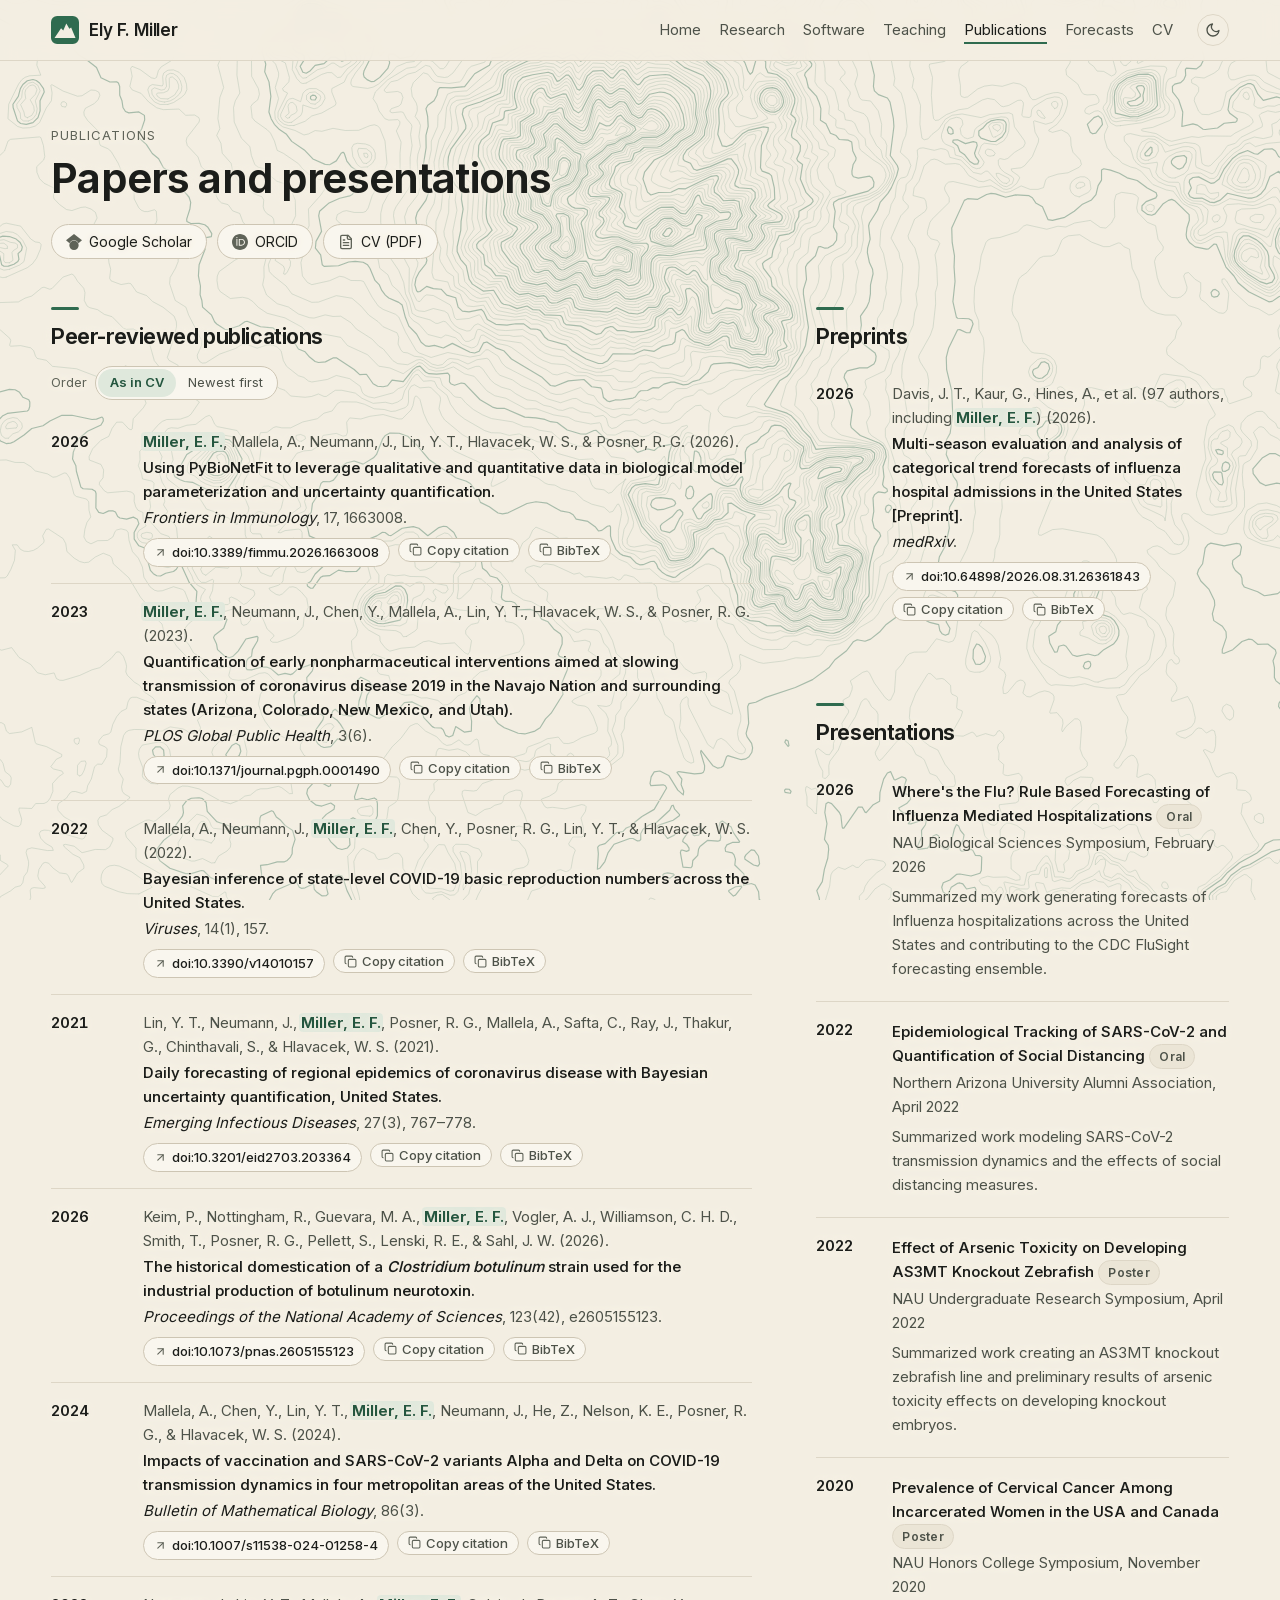
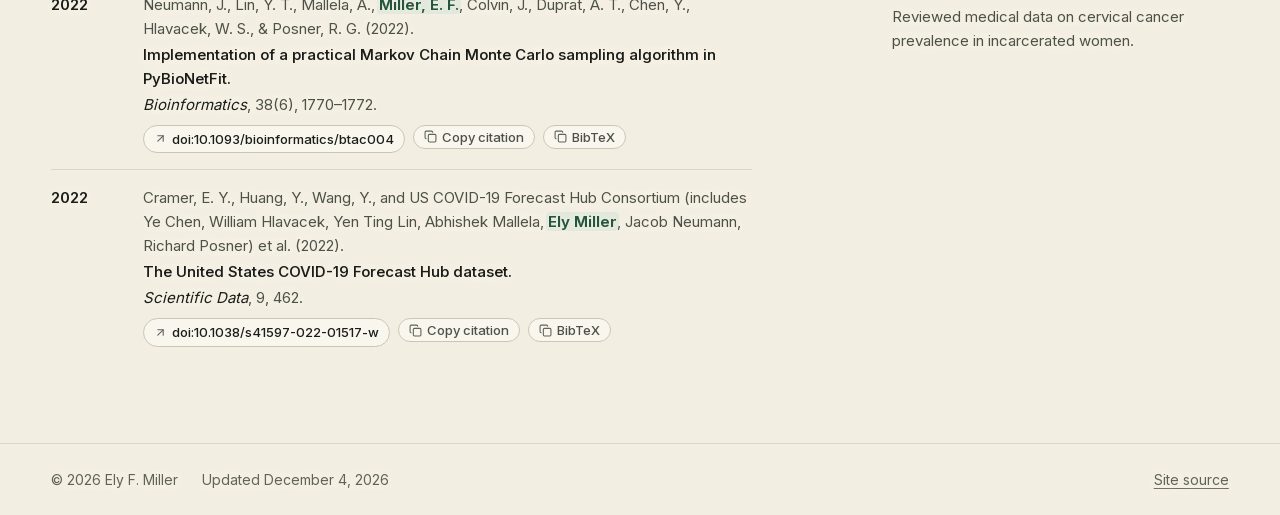
<file: publications.html>
<!doctype html>
<html lang="en">
<head>
  <meta charset="utf-8">
  <meta name="viewport" content="width=device-width, initial-scale=1">
  <title>Publications · Ely F. Miller</title>
  <meta name="description" content="Publications and presentations of Ely F. Miller.">
  <link rel="canonical" href="https://elymiller.com/publications.html">
  <link rel="icon" href="favicon.ico" sizes="any">
  <link rel="icon" href="images/icon.svg" type="image/svg+xml">
  <link rel="icon" href="images/icon-192.png" type="image/png" sizes="192x192">
  <link rel="icon" href="images/favicon-32.png" type="image/png" sizes="32x32">
  <link rel="apple-touch-icon" href="images/apple-touch-icon.png">
  <link rel="manifest" href="site.webmanifest">
  <meta name="theme-color" content="#2f6b4f">
  <meta property="og:type" content="website">
  <meta property="og:site_name" content="Ely F. Miller">
  <meta property="og:title" content="Publications · Ely F. Miller">
  <meta property="og:description" content="Publications and presentations of Ely F. Miller.">
  <meta property="og:url" content="https://elymiller.com/publications.html">
  <meta property="og:image" content="https://elymiller.com/images/og-card.jpg">
  <meta property="og:image:width" content="1200">
  <meta property="og:image:height" content="630">
  <meta property="og:image:alt" content="Ely F. Miller, PhD student, Biological Sciences, Northern Arizona University">
  <meta name="twitter:card" content="summary_large_image">
  <!-- citations:start (built by scripts/build_citations.py from Crossref) -->
  <script type="application/ld+json">
{
 "@context": "https://schema.org",
 "@graph": [
  {
   "@id": "https://elymiller.com/#ely",
   "@type": "Person",
   "name": "Ely F. Miller",
   "url": "https://elymiller.com/"
  },
  {
   "@type": "ScholarlyArticle",
   "headline": "Using PyBioNetFit to leverage qualitative and quantitative data in biological model parameterization and uncertainty quantification",
   "author": [
    {
     "@id": "https://elymiller.com/#ely"
    },
    {
     "@type": "Person",
     "name": "Abhishek Mallela"
    },
    {
     "@type": "Person",
     "name": "Jacob Neumann"
    },
    {
     "@type": "Person",
     "name": "Yen Ting Lin"
    },
    {
     "@type": "Person",
     "name": "William S. Hlavacek"
    },
    {
     "@type": "Person",
     "name": "Richard G. Posner"
    }
   ],
   "datePublished": "2026-04-29",
   "identifier": {
    "@type": "PropertyValue",
    "propertyID": "DOI",
    "value": "10.3389/fimmu.2026.1663008"
   },
   "url": "https://doi.org/10.3389/fimmu.2026.1663008",
   "isPartOf": {
    "@type": "Periodical",
    "name": "Frontiers in Immunology"
   }
  },
  {
   "@type": "ScholarlyArticle",
   "headline": "Quantification of early nonpharmaceutical interventions aimed at slowing transmission of Coronavirus Disease 2019 in the Navajo Nation and surrounding states (Arizona, Colorado, New Mexico, and Utah)",
   "author": [
    {
     "@id": "https://elymiller.com/#ely"
    },
    {
     "@type": "Person",
     "name": "Jacob Neumann",
     "sameAs": "https://orcid.org/0000-0002-4914-9362"
    },
    {
     "@type": "Person",
     "name": "Ye Chen",
     "sameAs": "https://orcid.org/0000-0001-8785-7653"
    },
    {
     "@type": "Person",
     "name": "Abhishek Mallela",
     "sameAs": "https://orcid.org/0000-0003-3588-5358"
    },
    {
     "@type": "Person",
     "name": "Yen Ting Lin",
     "sameAs": "https://orcid.org/0000-0001-6893-8423"
    },
    {
     "@type": "Person",
     "name": "William S. Hlavacek",
     "sameAs": "https://orcid.org/0000-0003-4383-8711"
    },
    {
     "@type": "Person",
     "name": "Richard G. Posner"
    }
   ],
   "datePublished": "2023-06-21",
   "identifier": {
    "@type": "PropertyValue",
    "propertyID": "DOI",
    "value": "10.1371/journal.pgph.0001490"
   },
   "url": "https://doi.org/10.1371/journal.pgph.0001490",
   "isPartOf": {
    "@type": "Periodical",
    "name": "PLOS Global Public Health"
   }
  },
  {
   "@type": "ScholarlyArticle",
   "headline": "Bayesian Inference of State-Level COVID-19 Basic Reproduction Numbers across the United States",
   "author": [
    {
     "@type": "Person",
     "name": "Abhishek Mallela",
     "sameAs": "https://orcid.org/0000-0003-3588-5358"
    },
    {
     "@type": "Person",
     "name": "Jacob Neumann"
    },
    {
     "@id": "https://elymiller.com/#ely"
    },
    {
     "@type": "Person",
     "name": "Ye Chen"
    },
    {
     "@type": "Person",
     "name": "Richard G. Posner"
    },
    {
     "@type": "Person",
     "name": "Yen Ting Lin"
    },
    {
     "@type": "Person",
     "name": "William S. Hlavacek",
     "sameAs": "https://orcid.org/0000-0003-4383-8711"
    }
   ],
   "datePublished": "2022-01-15",
   "identifier": {
    "@type": "PropertyValue",
    "propertyID": "DOI",
    "value": "10.3390/v14010157"
   },
   "url": "https://doi.org/10.3390/v14010157",
   "isPartOf": {
    "@type": "Periodical",
    "name": "Viruses"
   }
  },
  {
   "@type": "ScholarlyArticle",
   "headline": "Daily Forecasting of Regional Epidemics of Coronavirus Disease with Bayesian Uncertainty Quantification, United States",
   "author": [
    {
     "@type": "Person",
     "name": "Yen Ting Lin"
    },
    {
     "@type": "Person",
     "name": "Jacob Neumann"
    },
    {
     "@id": "https://elymiller.com/#ely"
    },
    {
     "@type": "Person",
     "name": "Richard G. Posner"
    },
    {
     "@type": "Person",
     "name": "Abhishek Mallela"
    },
    {
     "@type": "Person",
     "name": "Cosmin Safta"
    },
    {
     "@type": "Person",
     "name": "Jaideep Ray"
    },
    {
     "@type": "Person",
     "name": "Gautam Thakur"
    },
    {
     "@type": "Person",
     "name": "Supriya Chinthavali"
    },
    {
     "@type": "Person",
     "name": "William S. Hlavacek"
    }
   ],
   "datePublished": "2021",
   "identifier": {
    "@type": "PropertyValue",
    "propertyID": "DOI",
    "value": "10.3201/eid2703.203364"
   },
   "url": "https://doi.org/10.3201/eid2703.203364",
   "isPartOf": {
    "@type": "Periodical",
    "name": "Emerging Infectious Diseases"
   }
  },
  {
   "@type": "ScholarlyArticle",
   "headline": "The historical domestication of a Clostridium botulinum strain used for the industrial production of botulinum neurotoxin",
   "author": [
    {
     "@type": "Person",
     "name": "Paul Keim",
     "sameAs": "https://orcid.org/0000-0003-0089-5820"
    },
    {
     "@type": "Person",
     "name": "Roxanne Nottingham",
     "sameAs": "https://orcid.org/0009-0006-2800-6481"
    },
    {
     "@type": "Person",
     "name": "Miriam A. Guevara"
    },
    {
     "@id": "https://elymiller.com/#ely"
    },
    {
     "@type": "Person",
     "name": "Amy J. Vogler",
     "sameAs": "https://orcid.org/0009-0008-0209-6209"
    },
    {
     "@type": "Person",
     "name": "Charles H. D. Williamson"
    },
    {
     "@type": "Person",
     "name": "Theresa Smith",
     "sameAs": "https://orcid.org/0000-0002-9772-2549"
    },
    {
     "@type": "Person",
     "name": "Richard G. Posner",
     "sameAs": "https://orcid.org/0000-0002-0489-9397"
    },
    {
     "@type": "Person",
     "name": "Sabine Pellett"
    },
    {
     "@type": "Person",
     "name": "Richard E. Lenski",
     "sameAs": "https://orcid.org/0000-0002-1064-8375"
    },
    {
     "@type": "Person",
     "name": "Jason W. Sahl"
    }
   ],
   "datePublished": "2026-10-15",
   "identifier": {
    "@type": "PropertyValue",
    "propertyID": "DOI",
    "value": "10.1073/pnas.2605155123"
   },
   "url": "https://doi.org/10.1073/pnas.2605155123",
   "isPartOf": {
    "@type": "Periodical",
    "name": "Proceedings of the National Academy of Sciences"
   }
  },
  {
   "@type": "ScholarlyArticle",
   "headline": "Impacts of Vaccination and Severe Acute Respiratory Syndrome Coronavirus 2 Variants Alpha and Delta on Coronavirus Disease 2019 Transmission Dynamics in Four Metropolitan Areas of the United States",
   "author": [
    {
     "@type": "Person",
     "name": "Abhishek Mallela"
    },
    {
     "@type": "Person",
     "name": "Ye Chen"
    },
    {
     "@type": "Person",
     "name": "Yen Ting Lin"
    },
    {
     "@id": "https://elymiller.com/#ely"
    },
    {
     "@type": "Person",
     "name": "Jacob Neumann"
    },
    {
     "@type": "Person",
     "name": "Zhili He"
    },
    {
     "@type": "Person",
     "name": "Kathryn E. Nelson"
    },
    {
     "@type": "Person",
     "name": "Richard G. Posner"
    },
    {
     "@type": "Person",
     "name": "William S. Hlavacek",
     "sameAs": "https://orcid.org/0000-0003-4383-8711"
    }
   ],
   "datePublished": "2024-02-14",
   "identifier": {
    "@type": "PropertyValue",
    "propertyID": "DOI",
    "value": "10.1007/s11538-024-01258-4"
   },
   "url": "https://doi.org/10.1007/s11538-024-01258-4",
   "isPartOf": {
    "@type": "Periodical",
    "name": "Bulletin of Mathematical Biology"
   }
  },
  {
   "@type": "ScholarlyArticle",
   "headline": "Implementation of a practical Markov chain Monte Carlo sampling algorithm in PyBioNetFit",
   "author": [
    {
     "@type": "Person",
     "name": "Jacob Neumann"
    },
    {
     "@type": "Person",
     "name": "Yen Ting Lin",
     "sameAs": "https://orcid.org/0000-0001-6893-8423"
    },
    {
     "@type": "Person",
     "name": "Abhishek Mallela",
     "sameAs": "https://orcid.org/0000-0003-3588-5358"
    },
    {
     "@id": "https://elymiller.com/#ely"
    },
    {
     "@type": "Person",
     "name": "Joshua Colvin"
    },
    {
     "@type": "Person",
     "name": "Abell T Duprat"
    },
    {
     "@type": "Person",
     "name": "Ye Chen"
    },
    {
     "@type": "Person",
     "name": "William S Hlavacek",
     "sameAs": "https://orcid.org/0000-0003-4383-8711"
    },
    {
     "@type": "Person",
     "name": "Richard G Posner"
    }
   ],
   "datePublished": "2022-01-05",
   "identifier": {
    "@type": "PropertyValue",
    "propertyID": "DOI",
    "value": "10.1093/bioinformatics/btac004"
   },
   "url": "https://doi.org/10.1093/bioinformatics/btac004",
   "isPartOf": {
    "@type": "Periodical",
    "name": "Bioinformatics"
   }
  },
  {
   "@type": "ScholarlyArticle",
   "headline": "The United States COVID-19 Forecast Hub dataset",
   "author": [
    {
     "@type": "Person",
     "name": "Estee Y. Cramer",
     "sameAs": "https://orcid.org/0000-0003-1373-3177"
    },
    {
     "@type": "Person",
     "name": "Yuxin Huang"
    },
    {
     "@type": "Person",
     "name": "Yijin Wang",
     "sameAs": "https://orcid.org/0000-0003-4438-6366"
    },
    {
     "@type": "Person",
     "name": "Evan L. Ray"
    },
    {
     "@type": "Person",
     "name": "Matthew Cornell"
    },
    {
     "@type": "Person",
     "name": "Johannes Bracher"
    },
    {
     "@type": "Person",
     "name": "Andrea Brennen"
    },
    {
     "@type": "Person",
     "name": "Alvaro J. Castro Rivadeneira"
    },
    {
     "@type": "Person",
     "name": "Aaron Gerding"
    },
    {
     "@type": "Person",
     "name": "Katie House"
    },
    {
     "@type": "Person",
     "name": "Dasuni Jayawardena"
    },
    {
     "@type": "Person",
     "name": "Abdul Hannan Kanji"
    },
    {
     "@id": "https://elymiller.com/#ely"
    }
   ],
   "datePublished": "2022-08-01",
   "identifier": {
    "@type": "PropertyValue",
    "propertyID": "DOI",
    "value": "10.1038/s41597-022-01517-w"
   },
   "url": "https://doi.org/10.1038/s41597-022-01517-w",
   "isPartOf": {
    "@type": "Periodical",
    "name": "Scientific Data"
   }
  },
  {
   "@type": "ScholarlyArticle",
   "headline": "Multi-season evaluation and analysis of categorical trend forecasts of influenza hospital admissions in the United States",
   "author": [
    {
     "@type": "Person",
     "name": "Jessica T. Davis",
     "sameAs": "https://orcid.org/0000-0003-0726-1855"
    },
    {
     "@type": "Person",
     "name": "Gursharn Kaur",
     "sameAs": "https://orcid.org/0000-0002-0900-0600"
    },
    {
     "@type": "Person",
     "name": "Annabella Hines"
    },
    {
     "@type": "Person",
     "name": "Michal Ben-Nun",
     "sameAs": "https://orcid.org/0000-0002-9164-0008"
    },
    {
     "@type": "Person",
     "name": "Srinivasan Venkatramanan",
     "sameAs": "https://orcid.org/0000-0002-0874-8692"
    },
    {
     "@type": "Person",
     "name": "Logan Brooks",
     "sameAs": "https://orcid.org/0000-0003-0877-4978"
    },
    {
     "@type": "Person",
     "name": "Sarabeth Mathis"
    },
    {
     "@type": "Person",
     "name": "Marco Ajelli",
     "sameAs": "https://orcid.org/0000-0003-1753-4749"
    },
    {
     "@type": "Person",
     "name": "Maria Litvinova",
     "sameAs": "https://orcid.org/0000-0001-6393-1943"
    },
    {
     "@type": "Person",
     "name": "Allisandra G. Kummer",
     "sameAs": "https://orcid.org/0000-0002-1076-3410"
    },
    {
     "@type": "Person",
     "name": "Paulo Cesar Ventura",
     "sameAs": "https://orcid.org/0000-0001-8441-9359"
    },
    {
     "@type": "Person",
     "name": "Shreeya Mhade",
     "sameAs": "https://orcid.org/0000-0002-3050-802X"
    },
    {
     "@id": "https://elymiller.com/#ely"
    }
   ],
   "datePublished": "2026-09-02",
   "identifier": {
    "@type": "PropertyValue",
    "propertyID": "DOI",
    "value": "10.64898/2026.08.31.26361843"
   },
   "url": "https://doi.org/10.64898/2026.08.31.26361843",
   "publisher": {
    "@type": "Organization",
    "name": "medRxiv"
   }
  }
 ]
}
  </script>
  <!-- citations:end -->
  <script>try{var t=localStorage.getItem("theme");if(t)document.documentElement.setAttribute("data-theme",t)}catch(e){}</script>
  <link rel="preload" href="assets/fonts/inter-latin.woff2" as="font" type="font/woff2" crossorigin>
  <link rel="stylesheet" href="assets/css/site.css">
  <script src="assets/js/site.js" defer></script>
</head>
<body>
<a class="skip" href="#main">Skip to content</a>
<header class="site-header">
  <div class="inner">
    <a class="brand" href="./">Ely F. Miller</a>
    <nav class="nav" aria-label="Main">
      <a href="./">Home</a>
      <a href="research.html">Research</a>
      <a href="software.html">Software</a>
      <a href="teaching.html">Teaching</a>
      <a href="publications.html" aria-current="page">Publications</a>
      <a href="forecasts.html">Forecasts</a>
      <a href="cv.html">CV</a>
    </nav>
    <button class="theme-toggle" type="button" aria-label="Toggle dark mode"></button>
  </div>
</header>

<!-- Entries are from Ely's CV (Ely_Miller_CV.docx, Nov 2026), in the CV's order. -->
<main id="main">
  <p class="eyebrow">Publications</p>
  <h1>Papers and presentations</h1>
  <ul class="links" style="margin:20px 0 8px">
    <li><a href="https://scholar.google.com/citations?user=mEPuj_oAAAAJ"><svg class="ic" aria-hidden="true"><use href="assets/icons.svg#scholar"/></svg>Google Scholar</a></li>
    <li><a href="https://orcid.org/0000-0003-3480-8377"><svg class="ic" aria-hidden="true"><use href="assets/icons.svg#orcid"/></svg>ORCID</a></li>
    <li><a href="files/Ely_Miller_CV.pdf"><svg class="ic" aria-hidden="true"><use href="assets/icons.svg#file"/></svg>CV (PDF)</a></li>
  </ul>

  <div class="pub-layout" style="margin-top:48px">
  <div>
  <section>
    <h2>Peer-reviewed publications</h2>
    <div class="pub-tools"><span id="sort-label">Order</span>
      <div class="seg" role="group" aria-labelledby="sort-label" data-sort-for="pubs-peer">
        <button type="button" aria-pressed="true" data-sort="cv">As in CV</button>
        <button type="button" aria-pressed="false" data-sort="year">Newest first</button>
      </div></div>
    <ol class="pub-list" id="pubs-peer">
      <li data-year="2026" data-order="0"><span class="yr">2026</span>
        <div><strong>Miller, E. F.</strong>, Mallela, A., Neumann, J., Lin, Y. T., Hlavacek, W. S., &amp; Posner, R. G. (2026). <span class="ttl">Using PyBioNetFit to leverage qualitative and quantitative data in biological model parameterization and uncertainty quantification.</span> <span class="venue"><em>Frontiers in Immunology</em>, 17, 1663008.</span>
          <ul class="pill-links"><li><a href="https://doi.org/10.3389/fimmu.2026.1663008"><svg class="ic" aria-hidden="true"><use href="assets/icons.svg#arrow"/></svg>doi:10.3389/fimmu.2026.1663008</a></li></ul></div></li>
      <li data-year="2023" data-order="1"><span class="yr">2023</span>
        <div><strong>Miller, E. F.</strong>, Neumann, J., Chen, Y., Mallela, A., Lin, Y. T., Hlavacek, W. S., &amp; Posner, R. G. (2023). <span class="ttl">Quantification of early nonpharmaceutical interventions aimed at slowing transmission of coronavirus disease 2019 in the Navajo Nation and surrounding states (Arizona, Colorado, New Mexico, and Utah).</span> <span class="venue"><em>PLOS Global Public Health</em>, 3(6).</span>
          <ul class="pill-links"><li><a href="https://doi.org/10.1371/journal.pgph.0001490"><svg class="ic" aria-hidden="true"><use href="assets/icons.svg#arrow"/></svg>doi:10.1371/journal.pgph.0001490</a></li></ul></div></li>
      <li data-year="2022" data-order="2"><span class="yr">2022</span>
        <div>Mallela, A., Neumann, J., <strong>Miller, E. F.</strong>, Chen, Y., Posner, R. G., Lin, Y. T., &amp; Hlavacek, W. S. (2022). <span class="ttl">Bayesian inference of state-level COVID-19 basic reproduction numbers across the United States.</span> <span class="venue"><em>Viruses</em>, 14(1), 157.</span>
          <ul class="pill-links"><li><a href="https://doi.org/10.3390/v14010157"><svg class="ic" aria-hidden="true"><use href="assets/icons.svg#arrow"/></svg>doi:10.3390/v14010157</a></li></ul></div></li>
      <li data-year="2021" data-order="3"><span class="yr">2021</span>
        <div>Lin, Y. T., Neumann, J., <strong>Miller, E. F.</strong>, Posner, R. G., Mallela, A., Safta, C., Ray, J., Thakur, G., Chinthavali, S., &amp; Hlavacek, W. S. (2021). <span class="ttl">Daily forecasting of regional epidemics of coronavirus disease with Bayesian uncertainty quantification, United States.</span> <span class="venue"><em>Emerging Infectious Diseases</em>, 27(3), 767–778.</span>
          <ul class="pill-links"><li><a href="https://doi.org/10.3201/eid2703.203364"><svg class="ic" aria-hidden="true"><use href="assets/icons.svg#arrow"/></svg>doi:10.3201/eid2703.203364</a></li></ul></div></li>
      <li data-year="2026" data-order="4"><span class="yr">2026</span>
        <div>Keim, P., Nottingham, R., Guevara, M. A., <strong>Miller, E. F.</strong>, Vogler, A. J., Williamson, C. H. D., Smith, T., Posner, R. G., Pellett, S., Lenski, R. E., &amp; Sahl, J. W. (2026). <span class="ttl">The historical domestication of a <em>Clostridium botulinum</em> strain used for the industrial production of botulinum neurotoxin.</span> <span class="venue"><em>Proceedings of the National Academy of Sciences</em>, 123(42), e2605155123.</span>
          <ul class="pill-links"><li><a href="https://doi.org/10.1073/pnas.2605155123"><svg class="ic" aria-hidden="true"><use href="assets/icons.svg#arrow"/></svg>doi:10.1073/pnas.2605155123</a></li></ul></div></li>
      <li data-year="2024" data-order="5"><span class="yr">2024</span>
        <div>Mallela, A., Chen, Y., Lin, Y. T., <strong>Miller, E. F.</strong>, Neumann, J., He, Z., Nelson, K. E., Posner, R. G., &amp; Hlavacek, W. S. (2024). <span class="ttl">Impacts of vaccination and SARS-CoV-2 variants Alpha and Delta on COVID-19 transmission dynamics in four metropolitan areas of the United States.</span> <span class="venue"><em>Bulletin of Mathematical Biology</em>, 86(3).</span>
          <ul class="pill-links"><li><a href="https://doi.org/10.1007/s11538-024-01258-4"><svg class="ic" aria-hidden="true"><use href="assets/icons.svg#arrow"/></svg>doi:10.1007/s11538-024-01258-4</a></li></ul></div></li>
      <li data-year="2022" data-order="6"><span class="yr">2022</span>
        <div>Neumann, J., Lin, Y. T., Mallela, A., <strong>Miller, E. F.</strong>, Colvin, J., Duprat, A. T., Chen, Y., Hlavacek, W. S., &amp; Posner, R. G. (2022). <span class="ttl">Implementation of a practical Markov Chain Monte Carlo sampling algorithm in PyBioNetFit.</span> <span class="venue"><em>Bioinformatics</em>, 38(6), 1770–1772.</span>
          <ul class="pill-links"><li><a href="https://doi.org/10.1093/bioinformatics/btac004"><svg class="ic" aria-hidden="true"><use href="assets/icons.svg#arrow"/></svg>doi:10.1093/bioinformatics/btac004</a></li></ul></div></li>
      <li data-year="2022" data-order="7"><span class="yr">2022</span>
        <div>Cramer, E. Y., Huang, Y., Wang, Y., and US COVID-19 Forecast Hub Consortium (includes Ye Chen, William Hlavacek, Yen Ting Lin, Abhishek Mallela, <strong>Ely Miller</strong>, Jacob Neumann, Richard Posner) et al. (2022). <span class="ttl">The United States COVID-19 Forecast Hub dataset.</span> <span class="venue"><em>Scientific Data</em>, 9, 462.</span>
          <ul class="pill-links"><li><a href="https://doi.org/10.1038/s41597-022-01517-w"><svg class="ic" aria-hidden="true"><use href="assets/icons.svg#arrow"/></svg>doi:10.1038/s41597-022-01517-w</a></li></ul></div></li>
    </ol>
  </section>
  </div>
  <div class="pub-side">
  <section>
    <h2>Preprints</h2>
    <ol class="pub-list">
      <li data-year="2026" data-order="0"><span class="yr">2026</span>
        <div>Davis, J. T., Kaur, G., Hines, A., et al. (97 authors, including <strong>Miller, E. F.</strong>) (2026). <span class="ttl">Multi-season evaluation and analysis of categorical trend forecasts of influenza hospital admissions in the United States [Preprint].</span> <span class="venue"><em>medRxiv</em>.</span>
          <ul class="pill-links"><li><a href="https://doi.org/10.64898/2026.08.31.26361843"><svg class="ic" aria-hidden="true"><use href="assets/icons.svg#arrow"/></svg>doi:10.64898/2026.08.31.26361843</a></li></ul></div></li>
    </ol>
  </section>

  <section id="presentations">
    <h2>Presentations</h2>
    <!-- New talks or posters: add them here and to cv.html#presentations. -->
    <ol class="pub-list">
      <li><span class="yr">2026</span>
        <div><span class="ttl">Where's the Flu? Rule Based Forecasting of Influenza Mediated Hospitalizations <span class="badge">Oral</span></span>
          <span class="venue">NAU Biological Sciences Symposium, February 2026</span>
          <p class="cv-text" style="margin-top:6px">Summarized my work generating forecasts of Influenza hospitalizations across the United States and contributing to the CDC FluSight forecasting ensemble.</p></div></li>
      <li><span class="yr">2022</span>
        <div><span class="ttl">Epidemiological Tracking of SARS-CoV-2 and Quantification of Social Distancing <span class="badge">Oral</span></span>
          <span class="venue">Northern Arizona University Alumni Association, April 2022</span>
          <p class="cv-text" style="margin-top:6px">Summarized work modeling SARS-CoV-2 transmission dynamics and the effects of social distancing measures.</p></div></li>
      <li><span class="yr">2022</span>
        <div><span class="ttl">Effect of Arsenic Toxicity on Developing AS3MT Knockout Zebrafish <span class="badge">Poster</span></span>
          <span class="venue">NAU Undergraduate Research Symposium, April 2022</span>
          <p class="cv-text" style="margin-top:6px">Summarized work creating an AS3MT knockout zebrafish line and preliminary results of arsenic toxicity effects on developing knockout embryos.</p></div></li>
      <li><span class="yr">2020</span>
        <div><span class="ttl">Prevalence of Cervical Cancer Among Incarcerated Women in the USA and Canada <span class="badge">Poster</span></span>
          <span class="venue">NAU Honors College Symposium, November 2020</span>
          <p class="cv-text" style="margin-top:6px">Reviewed medical data on cervical cancer prevalence in incarcerated women.</p></div></li>
    </ol>
  </section>
  </div>
  </div>
</main>

<footer class="site-footer">
  <div class="inner">
    <span>© <span id="year">2026</span> Ely F. Miller</span>
    <a href="https://github.com/elyfmiller/elyfmiller.github.io">Site source</a>
  </div>
</footer>
<!-- Cloudflare Web Analytics --><script type='module' src='https://static.cloudflareinsights.com/beacon.min.js' data-cf-beacon='{"token": "0192b30b4e644f01b9b6b299fce53ac3"}'></script><!-- End Cloudflare Web Analytics -->
</body>
</html>
</file>
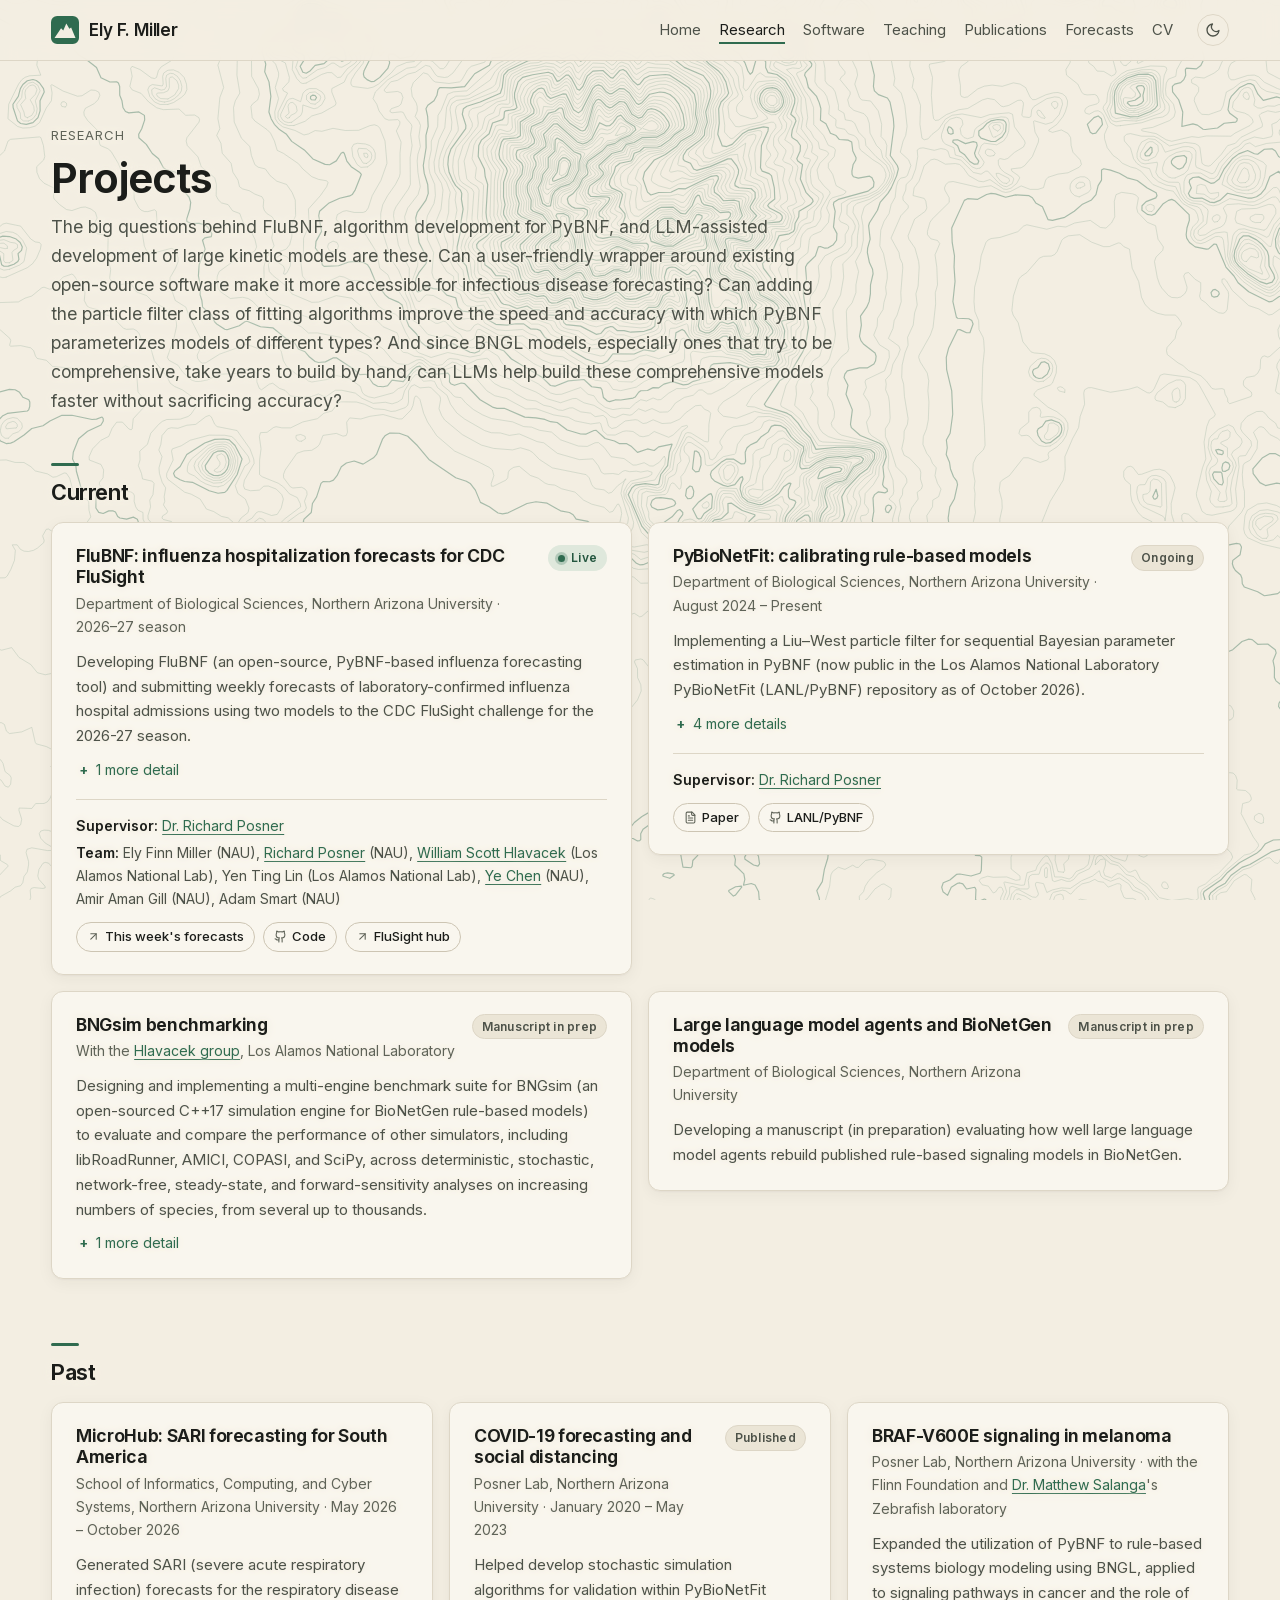
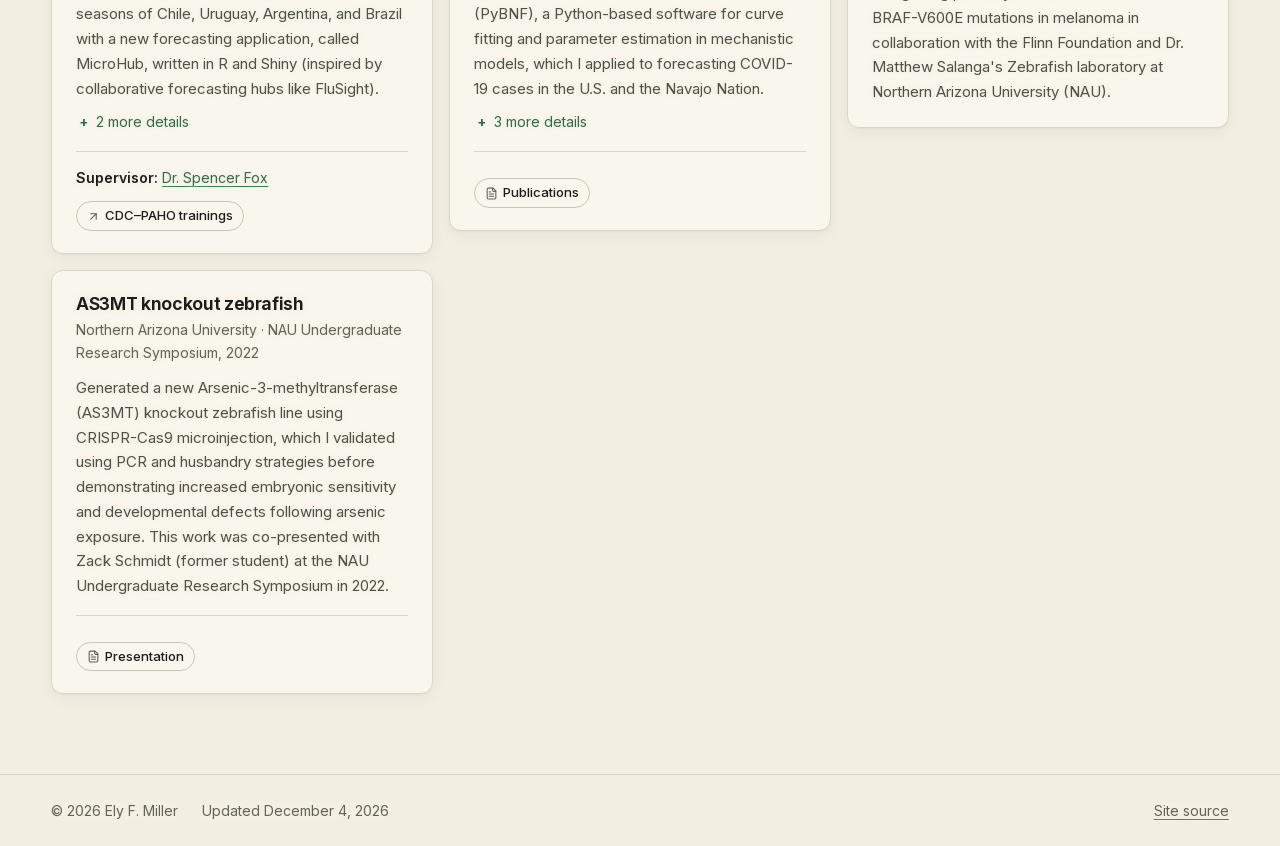
<file: research.html>
<!doctype html>
<html lang="en">
<head>
  <meta charset="utf-8">
  <meta name="viewport" content="width=device-width, initial-scale=1">
  <title>Research · Ely F. Miller</title>
  <meta name="description" content="Research projects of Ely F. Miller, Northern Arizona University.">
  <link rel="canonical" href="https://elymiller.com/research.html">
  <link rel="icon" href="favicon.ico" sizes="any">
  <link rel="icon" href="images/icon.svg" type="image/svg+xml">
  <link rel="icon" href="images/icon-192.png" type="image/png" sizes="192x192">
  <link rel="icon" href="images/favicon-32.png" type="image/png" sizes="32x32">
  <link rel="apple-touch-icon" href="images/apple-touch-icon.png">
  <link rel="manifest" href="site.webmanifest">
  <meta name="theme-color" content="#2f6b4f">
  <meta property="og:type" content="website">
  <meta property="og:site_name" content="Ely F. Miller">
  <meta property="og:title" content="Research · Ely F. Miller">
  <meta property="og:description" content="Research projects of Ely F. Miller, Northern Arizona University.">
  <meta property="og:url" content="https://elymiller.com/research.html">
  <meta property="og:image" content="https://elymiller.com/images/og-card.jpg">
  <meta property="og:image:width" content="1200">
  <meta property="og:image:height" content="630">
  <meta property="og:image:alt" content="Ely F. Miller, PhD student, Biological Sciences, Northern Arizona University">
  <meta name="twitter:card" content="summary_large_image">
  <script>try{var t=localStorage.getItem("theme");if(t)document.documentElement.setAttribute("data-theme",t)}catch(e){}</script>
  <link rel="preload" href="assets/fonts/inter-latin.woff2" as="font" type="font/woff2" crossorigin>
  <link rel="stylesheet" href="assets/css/site.css">
  <script src="assets/js/site.js" defer></script>
</head>
<body>
<a class="skip" href="#main">Skip to content</a>
<header class="site-header">
  <div class="inner">
    <a class="brand" href="./">Ely F. Miller</a>
    <nav class="nav" aria-label="Main">
      <a href="./">Home</a>
      <a href="research.html" aria-current="page">Research</a>
      <a href="software.html">Software</a>
      <a href="teaching.html">Teaching</a>
      <a href="publications.html">Publications</a>
      <a href="forecasts.html">Forecasts</a>
      <a href="cv.html">CV</a>
    </nav>
    <button class="theme-toggle" type="button" aria-label="Toggle dark mode"></button>
  </div>
</header>

<!-- Project text is Ely's CV bullets (Ely_Miller_CV.docx, Nov 2026), verbatim,
     grouped by project. Project titles are names taken from those bullets. -->
<main id="main" class="medium">
  <p class="eyebrow">Research</p>
  <h1>Projects</h1>
  <p class="lede">The big questions behind FluBNF, algorithm development for PyBNF, and LLM-assisted development of large kinetic models are these. Can a user-friendly wrapper around existing open-source software make it more accessible for infectious disease forecasting? Can adding the particle filter class of fitting algorithms improve the speed and accuracy with which PyBNF parameterizes models of different types? And since BNGL models, especially ones that try to be comprehensive, take years to build by hand, can LLMs help build these comprehensive models faster without sacrificing accuracy?</p>
  <!-- Profile links for the people named below: Ely's choice of page for each (2026-11-11); none for Yen Ting Lin, Amir Aman Gill, Adam Smart. -->

  <section style="margin-top:48px">
    <h2>Current</h2>
    <div class="project-list">
    <article class="project" id="flubnf">
      <div class="project-head">
        <div><h3>FluBNF: influenza hospitalization forecasts for CDC FluSight</h3>
          <p class="meta">Department of Biological Sciences, Northern Arizona University · 2026–27 season</p></div>
        <span class="badge live">Live</span>
      </div>
      <p class="lead">Developing FluBNF (an open-source, PyBNF-based influenza forecasting tool) and submitting weekly forecasts of laboratory-confirmed influenza hospital admissions using two models to the CDC FluSight challenge for the 2026-27 season.</p>
      <details class="more">
        <summary><span class="closed">1 more detail</span><span class="opened">Show less</span></summary>
        <ul>
          <li>Developing and validating a Python curve fitting framework (PyBioNetFit/PyBNF) to forecast transmissible diseases including Influenza using custom SIR models to real-world epidemiological data.</li>
        </ul>
      </details>
      <div class="project-foot">
        <p class="people"><strong>Supervisor:</strong> <a href="https://scholar.google.com/citations?user=dFQPC2wAAAAJ">Dr. Richard Posner</a></p>
        <p class="people"><!-- Team as listed in model-metadata/NAU_PyBNF-*.yml (flubnf repo) -->
        <strong>Team:</strong> Ely Finn Miller (NAU), <a href="https://scholar.google.com/citations?user=dFQPC2wAAAAJ">Richard Posner</a> (NAU), <a href="https://www.linkedin.com/in/william-hlavacek-6a32a54/">William Scott Hlavacek</a> (Los Alamos National Lab), Yen Ting Lin (Los Alamos National Lab), <a href="https://scholar.google.com/citations?user=8vKdCHcAAAAJ">Ye Chen</a> (NAU), Amir Aman Gill (NAU), Adam Smart (NAU)</p>
        <ul class="pill-links">
          <li><a href="forecasts.html"><svg class="ic" aria-hidden="true"><use href="assets/icons.svg#arrow"/></svg>This week's forecasts</a></li>
          <li><a href="https://github.com/elyfmiller/flubnf"><svg class="ic" aria-hidden="true"><use href="assets/icons.svg#github"/></svg>Code</a></li>
          <li><a href="https://github.com/cdcepi/FluSight-forecast-hub"><svg class="ic" aria-hidden="true"><use href="assets/icons.svg#arrow"/></svg>FluSight hub</a></li>
        </ul>
      </div>
    </article>
    <article class="project" id="pybnf">
      <div class="project-head">
        <div><h3>PyBioNetFit: calibrating rule-based models</h3>
          <p class="meta">Department of Biological Sciences, Northern Arizona University · August 2024 – Present</p></div>
        <span class="badge">Ongoing</span>
      </div>
      <p class="lead">Implementing a Liu–West particle filter for sequential Bayesian parameter estimation in PyBNF (now public in the Los Alamos National Laboratory PyBioNetFit (LANL/PyBNF) repository as of October 2026).</p>
      <details class="more">
        <summary><span class="closed">4 more details</span><span class="opened">Show less</span></summary>
        <ul>
          <li>Implementing an IBIS (iterated batch importance sampling) particle filter in PyBNF, which targets the exact posterior, unlike the Liu–West filter, which approximates it.</li>
          <li>Developing and benchmarking Bayesian MCMC samplers including Adaptive Metropolis, DREAM(ZS) and preconditioned DREAM for calibrating rule-based systems biology models in PyBNF across a broad range of analytical targets and BioNetGen models of differing dimensionality/cost.</li>
          <li>Automated and improved a previously manual MEK isoform signaling model (reaching faster convergence and improved fits to data). Manuscript published in <a href="https://doi.org/10.3389/fimmu.2026.1663008"><em>Frontiers (2026).</em></a></li>
          <li>Building Slurm-based pipelines on the NAU Monsoon high-performance computing cluster, enabling multi-day parallel sampling runs. This includes resumable checkpoints, automated result collection, and failure diagnostics.</li>
        </ul>
      </details>
      <div class="project-foot">
        <p class="people"><strong>Supervisor:</strong> <a href="https://scholar.google.com/citations?user=dFQPC2wAAAAJ">Dr. Richard Posner</a></p>
        <ul class="pill-links">
          <li><a href="https://doi.org/10.3389/fimmu.2026.1663008"><svg class="ic" aria-hidden="true"><use href="assets/icons.svg#file"/></svg>Paper</a></li>
          <li><a href="https://github.com/lanl/PyBNF"><svg class="ic" aria-hidden="true"><use href="assets/icons.svg#github"/></svg>LANL/PyBNF</a></li>
        </ul>
      </div>
    </article>
    <article class="project" id="bngsim">
      <div class="project-head">
        <div><h3>BNGsim benchmarking</h3>
          <p class="meta">With the <a href="https://www.linkedin.com/in/william-hlavacek-6a32a54/">Hlavacek group</a>, Los Alamos National Laboratory</p></div>
        <span class="badge">Manuscript in prep</span>
      </div>
      <p class="lead">Designing and implementing a multi-engine benchmark suite for BNGsim (an open-sourced C++17 simulation engine for BioNetGen rule-based models) to evaluate and compare the performance of other simulators, including libRoadRunner, AMICI, COPASI, and SciPy, across deterministic, stochastic, network-free, steady-state, and forward-sensitivity analyses on increasing numbers of species, from several up to thousands.</p>
      <details class="more">
        <summary><span class="closed">1 more detail</span><span class="opened">Show less</span></summary>
        <ul>
          <li>Authoring the supplementary materials for the associated BNGsim benchmarking manuscript (in preparation) with the Hlavacek group at Los Alamos National Laboratory.</li>
        </ul>
      </details>
    </article>
    <article class="project" id="llm-agents">
      <div class="project-head">
        <div><h3>Large language model agents and BioNetGen models</h3>
          <p class="meta">Department of Biological Sciences, Northern Arizona University</p></div>
        <span class="badge">Manuscript in prep</span>
      </div>
      <p class="lead">Developing a manuscript (in preparation) evaluating how well large language model agents rebuild published rule-based signaling models in BioNetGen.</p>
    </article>
    </div>
  </section>

  <section>
    <h2>Past</h2>
    <div class="project-grid">
    <article class="project" id="microhub">
      <div class="project-head">
        <div><h3>MicroHub: SARI forecasting for South America</h3>
          <p class="meta">School of Informatics, Computing, and Cyber Systems, Northern Arizona University · May 2026 – October 2026</p></div>
      </div>
      <p class="lead">Generated SARI (severe acute respiratory infection) forecasts for the respiratory disease seasons of Chile, Uruguay, Argentina, and Brazil with a new forecasting application, called MicroHub, written in R and Shiny (inspired by collaborative forecasting hubs like FluSight).</p>
      <details class="more">
        <summary><span class="closed">2 more details</span><span class="opened">Show less</span></summary>
        <ul>
          <li>Researched and prototyped nowcasting methods for possible inclusion in MicroHub, which does not currently support such methods.</li>
          <li>Enhanced the MicroHub application through improvements to the user interface, increased functionality, and expanded capabilities, including automatically generated reports, producing time-series plots, supporting multiple languages, etc.</li>
        </ul>
      </details>
      <div class="project-foot">
        <p class="people"><strong>Supervisor:</strong> <a href="https://www.linkedin.com/in/spencer-fox/">Dr. Spencer Fox</a></p>
        <ul class="pill-links">
          <li><a href="cv.html#training"><svg class="ic" aria-hidden="true"><use href="assets/icons.svg#arrow"/></svg>CDC–PAHO trainings</a></li>
        </ul>
      </div>
    </article>
    <article class="project" id="covid">
      <div class="project-head">
        <div><h3>COVID-19 forecasting and social distancing</h3>
          <p class="meta">Posner Lab, Northern Arizona University · January 2020 – May 2023</p></div>
        <span class="badge">Published</span>
      </div>
      <p class="lead">Helped develop stochastic simulation algorithms for validation within PyBioNetFit (PyBNF), a Python-based software for curve fitting and parameter estimation in mechanistic models, which I applied to forecasting COVID-19 cases in the U.S. and the Navajo Nation.</p>
      <details class="more">
        <summary><span class="closed">3 more details</span><span class="opened">Show less</span></summary>
        <ul>
          <li>Constructed data scraping pipelines and leveraged remote parallel computing to produce real-time estimates with four-week forecasting horizons during the SARS-CoV-2 pandemic. These were shared with public health authorities (e.g., NNDOH) and university administration (NAU) and have been published as a peer-reviewed manuscript.</li>
          <li>Collaborated with researchers at Los Alamos, Sandia, and Oak Ridge National Laboratories to develop transmission models in Python that implemented social distancing effects for estimating epidemiological parameters with high-performance parallel computing clusters, and Bayesian uncertainty quantification techniques, for fitting to datasets published by the Centers for Disease Control and Prevention (CDC) and the NNDOH. This work resulted in publications in Emerging Infectious Diseases, Bulletin of Mathematical Biology, and Viruses.</li>
          <li>Estimated the impact of social distancing policies on the spread of SARS-CoV-2 in the Navajo Nation using mechanistic models, which highlighted the differential effect of the analogous policies in adjacent states and was published in PLOS Global Public Health.</li>
        </ul>
      </details>
      <div class="project-foot">
        <ul class="pill-links">
          <li><a href="publications.html"><svg class="ic" aria-hidden="true"><use href="assets/icons.svg#file"/></svg>Publications</a></li>
        </ul>
      </div>
    </article>
    <article class="project" id="braf">
      <div class="project-head">
        <div><h3>BRAF-V600E signaling in melanoma</h3>
          <p class="meta">Posner Lab, Northern Arizona University · with the Flinn Foundation and <a href="https://www.linkedin.com/in/matthew-salanga-0aaa1735/">Dr. Matthew Salanga</a>'s Zebrafish laboratory</p></div>
      </div>
      <p class="lead">Expanded the utilization of PyBNF to rule-based systems biology modeling using BNGL, applied to signaling pathways in cancer and the role of BRAF-V600E mutations in melanoma in collaboration with the Flinn Foundation and Dr. Matthew Salanga's Zebrafish laboratory at Northern Arizona University (NAU).</p>
    </article>
    <article class="project" id="as3mt">
      <div class="project-head">
        <div><h3>AS3MT knockout zebrafish</h3>
          <p class="meta">Northern Arizona University · NAU Undergraduate Research Symposium, 2022</p></div>
      </div>
      <p class="lead">Generated a new Arsenic-3-methyltransferase (AS3MT) knockout zebrafish line using CRISPR-Cas9 microinjection, which I validated using PCR and husbandry strategies before demonstrating increased embryonic sensitivity and developmental defects following arsenic exposure. This work was co-presented with Zack Schmidt (former student) at the NAU Undergraduate Research Symposium in 2022.</p>
      <div class="project-foot">
        <ul class="pill-links">
          <li><a href="publications.html#presentations"><svg class="ic" aria-hidden="true"><use href="assets/icons.svg#file"/></svg>Presentation</a></li>
        </ul>
      </div>
    </article>
    </div>
  </section>
</main>

<footer class="site-footer">
  <div class="inner">
    <span>© <span id="year">2026</span> Ely F. Miller</span>
    <a href="https://github.com/elyfmiller/elyfmiller.github.io">Site source</a>
  </div>
</footer>
<!-- Cloudflare Web Analytics --><script type='module' src='https://static.cloudflareinsights.com/beacon.min.js' data-cf-beacon='{"token": "0192b30b4e644f01b9b6b299fce53ac3"}'></script><!-- End Cloudflare Web Analytics -->
</body>
</html>
</file>
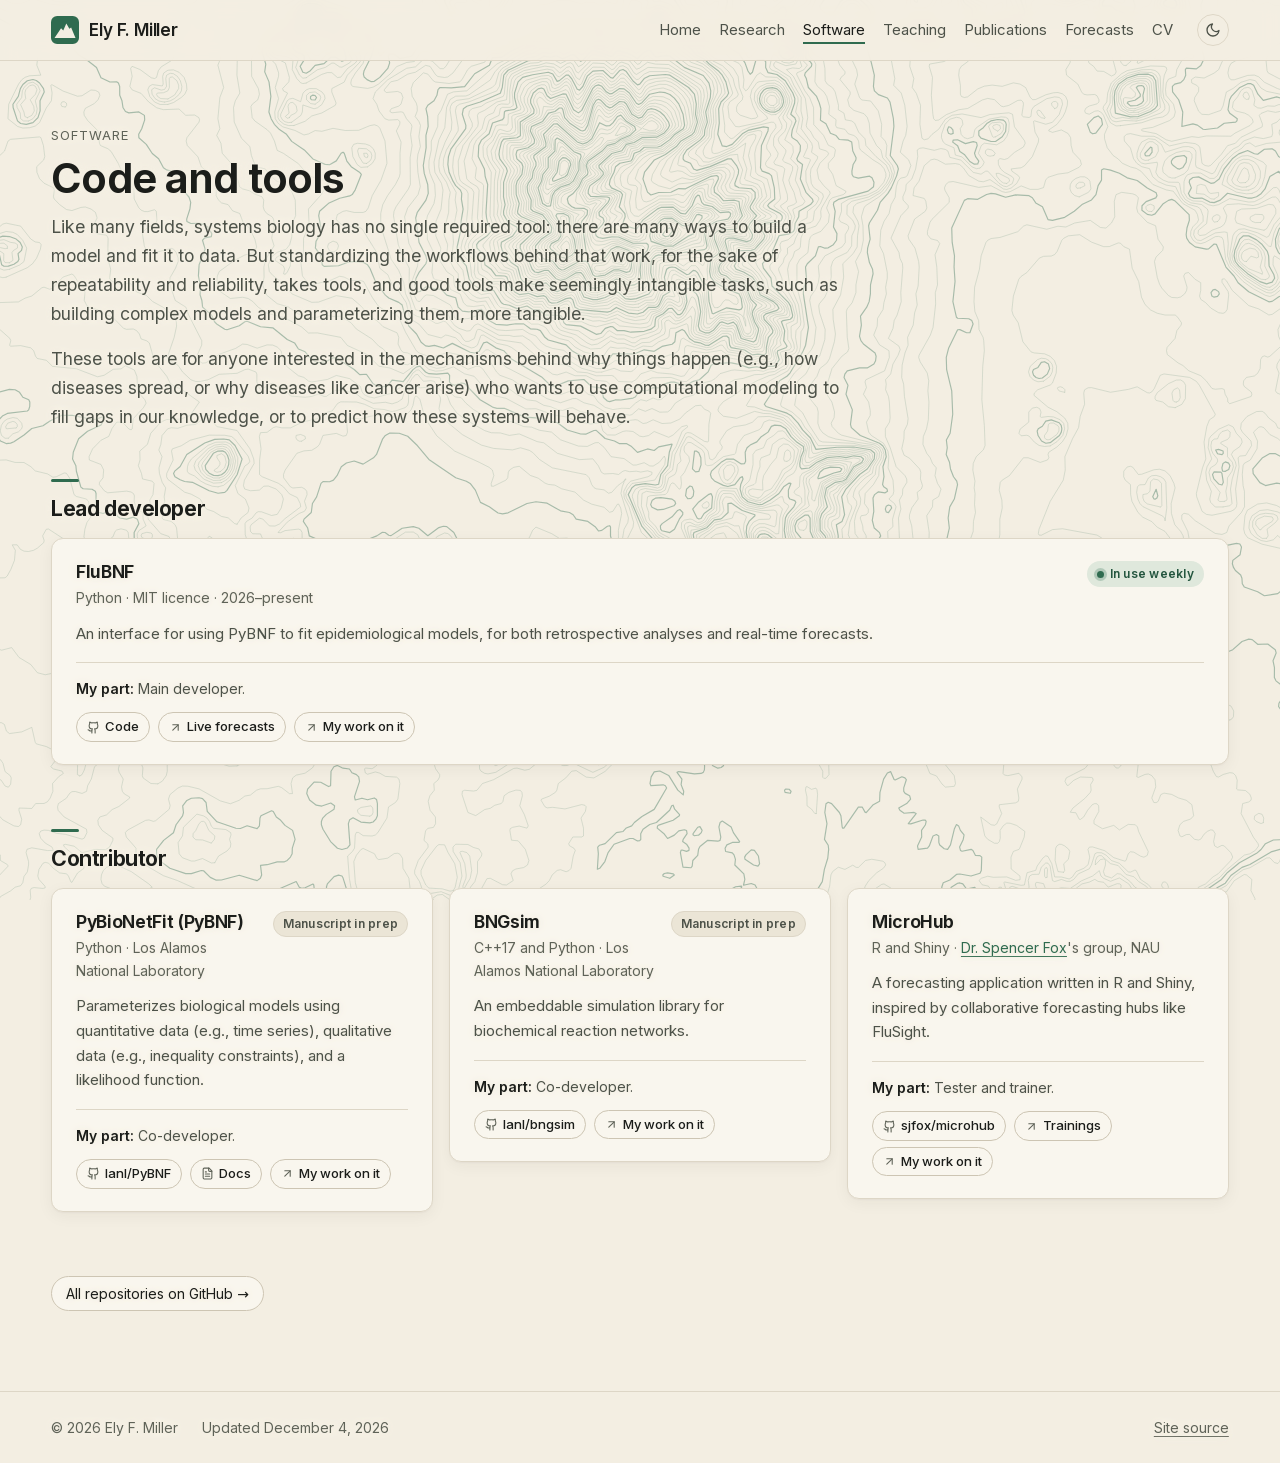
<file: software.html>
<!doctype html>
<html lang="en">
<head>
  <meta charset="utf-8">
  <meta name="viewport" content="width=device-width, initial-scale=1">
  <title>Software · Ely F. Miller</title>
  <meta name="description" content="Software by Ely F. Miller, Northern Arizona University.">
  <link rel="canonical" href="https://elymiller.com/software.html">
  <link rel="icon" href="favicon.ico" sizes="any">
  <link rel="icon" href="images/icon.svg" type="image/svg+xml">
  <link rel="icon" href="images/icon-192.png" type="image/png" sizes="192x192">
  <link rel="icon" href="images/favicon-32.png" type="image/png" sizes="32x32">
  <link rel="apple-touch-icon" href="images/apple-touch-icon.png">
  <link rel="manifest" href="site.webmanifest">
  <meta name="theme-color" content="#2f6b4f">
  <meta property="og:type" content="website">
  <meta property="og:site_name" content="Ely F. Miller">
  <meta property="og:title" content="Software · Ely F. Miller">
  <meta property="og:description" content="Software by Ely F. Miller, Northern Arizona University.">
  <meta property="og:url" content="https://elymiller.com/software.html">
  <meta property="og:image" content="https://elymiller.com/images/og-card.jpg">
  <meta property="og:image:width" content="1200">
  <meta property="og:image:height" content="630">
  <meta property="og:image:alt" content="Ely F. Miller, PhD student, Biological Sciences, Northern Arizona University">
  <meta name="twitter:card" content="summary_large_image">
  <script>try{var t=localStorage.getItem("theme");if(t)document.documentElement.setAttribute("data-theme",t)}catch(e){}</script>
  <link rel="preload" href="assets/fonts/inter-latin.woff2" as="font" type="font/woff2" crossorigin>
  <link rel="stylesheet" href="assets/css/site.css">
  <script src="assets/js/site.js" defer></script>
</head>
<body>
<a class="skip" href="#main">Skip to content</a>
<header class="site-header">
  <div class="inner">
    <a class="brand" href="./">Ely F. Miller</a>
    <nav class="nav" aria-label="Main">
      <a href="./">Home</a>
      <a href="research.html">Research</a>
      <a href="software.html" aria-current="page">Software</a>
      <a href="teaching.html">Teaching</a>
      <a href="publications.html">Publications</a>
      <a href="forecasts.html">Forecasts</a>
      <a href="cv.html">CV</a>
    </nav>
    <button class="theme-toggle" type="button" aria-label="Toggle dark mode"></button>
  </div>
</header>

<main id="main" class="medium">
  <p class="eyebrow">Software</p>
  <h1>Code and tools</h1>
  <!-- Intro and card summaries: Ely's words (drafts, 2026-11-09), edited for
       grammar and length with his OK. -->
  <p class="lede">Like many fields, systems biology has no single required tool: there are many ways to build a model and fit it to data. But standardizing the workflows behind that work, for the sake of repeatability and reliability, takes tools, and good tools make seemingly intangible tasks, such as building complex models and parameterizing them, more tangible.</p>
  <p class="lede">These tools are for anyone interested in the mechanisms behind why things happen (e.g., how diseases spread, or why diseases like cancer arise) who wants to use computational modeling to fill gaps in our knowledge, or to predict how these systems will behave.</p>

  <!-- "My part" gives the role only; the details are on research.html (Ely's
       CV bullets), linked from each card, so they are not repeated here
       (Ely, 2026-11-09). Repositories, languages and licences checked on GitHub
       2026-11-09. Each card's one-line summary is Ely's to write. -->
  <section style="margin-top:48px">
    <h2>Lead developer</h2>
    <div class="project-list">
    <article class="project" id="flubnf">
      <div class="project-head">
        <div><h3>FluBNF</h3>
          <p class="meta">Python · MIT licence · 2026–present</p></div>
        <span class="badge live">In use weekly</span>
      </div>
      <p class="lead">An interface for using PyBNF to fit epidemiological models, for both retrospective analyses and real-time forecasts.</p>
      <div class="project-foot">
        <p class="people"><strong>My part:</strong> Main developer.</p>
        <ul class="pill-links">
          <li><a href="https://github.com/elyfmiller/flubnf"><svg class="ic" aria-hidden="true"><use href="assets/icons.svg#github"/></svg>Code</a></li>
          <li><a href="forecasts.html"><svg class="ic" aria-hidden="true"><use href="assets/icons.svg#arrow"/></svg>Live forecasts</a></li>
          <li><a href="research.html#flubnf"><svg class="ic" aria-hidden="true"><use href="assets/icons.svg#arrow"/></svg>My work on it</a></li>
        </ul>
      </div>
    </article>
    </div>
  </section>

  <section>
    <h2>Contributor</h2>
    <div class="project-grid">
    <article class="project" id="pybnf">
      <div class="project-head">
        <div><h3>PyBioNetFit (PyBNF)</h3>
          <p class="meta">Python · Los Alamos National Laboratory</p></div>
        <span class="badge">Manuscript in prep</span>
      </div>
      <p class="lead">Parameterizes biological models using quantitative data (e.g., time series), qualitative data (e.g., inequality constraints), and a likelihood function.</p>
      <div class="project-foot">
        <p class="people"><strong>My part:</strong> Co-developer.</p>
        <ul class="pill-links">
          <li><a href="https://github.com/lanl/PyBNF"><svg class="ic" aria-hidden="true"><use href="assets/icons.svg#github"/></svg>lanl/PyBNF</a></li>
          <li><a href="https://pybnf.readthedocs.io/"><svg class="ic" aria-hidden="true"><use href="assets/icons.svg#file"/></svg>Docs</a></li>
          <li><a href="research.html#pybnf"><svg class="ic" aria-hidden="true"><use href="assets/icons.svg#arrow"/></svg>My work on it</a></li>
        </ul>
      </div>
    </article>
    <article class="project" id="bngsim">
      <div class="project-head">
        <div><h3>BNGsim</h3>
          <p class="meta">C++17 and Python · Los Alamos National Laboratory</p></div>
        <span class="badge">Manuscript in prep</span>
      </div>
      <!-- Summary: the repository's own description (lanl/bngsim). -->
      <p class="lead">An embeddable simulation library for biochemical reaction networks.</p>
      <div class="project-foot">
        <p class="people"><strong>My part:</strong> Co-developer.</p>
        <ul class="pill-links">
          <li><a href="https://github.com/lanl/bngsim"><svg class="ic" aria-hidden="true"><use href="assets/icons.svg#github"/></svg>lanl/bngsim</a></li>
          <li><a href="research.html#bngsim"><svg class="ic" aria-hidden="true"><use href="assets/icons.svg#arrow"/></svg>My work on it</a></li>
        </ul>
      </div>
    </article>
    <article class="project" id="microhub">
      <div class="project-head">
        <div><h3>MicroHub</h3>
          <p class="meta">R and Shiny · <a href="https://www.linkedin.com/in/spencer-fox/">Dr. Spencer Fox</a>'s group, NAU</p></div>
      </div>
      <!-- Summary: Ely's CV (MicroHub entry). -->
      <p class="lead">A forecasting application written in R and Shiny, inspired by collaborative forecasting hubs like FluSight.</p>
      <div class="project-foot">
        <p class="people"><strong>My part:</strong> Tester and trainer.</p>
        <ul class="pill-links">
          <li><a href="https://github.com/sjfox/microhub"><svg class="ic" aria-hidden="true"><use href="assets/icons.svg#github"/></svg>sjfox/microhub</a></li>
          <li><a href="teaching.html#chile"><svg class="ic" aria-hidden="true"><use href="assets/icons.svg#arrow"/></svg>Trainings</a></li>
          <li><a href="research.html#microhub"><svg class="ic" aria-hidden="true"><use href="assets/icons.svg#arrow"/></svg>My work on it</a></li>
        </ul>
      </div>
    </article>
    </div>
  </section>

  <section>
    <ul class="links">
      <li><a href="https://github.com/elyfmiller">All repositories on GitHub →</a></li>
    </ul>
  </section>
</main>

<footer class="site-footer">
  <div class="inner">
    <span>© <span id="year">2026</span> Ely F. Miller</span>
    <a href="https://github.com/elyfmiller/elyfmiller.github.io">Site source</a>
  </div>
</footer>
<!-- Cloudflare Web Analytics --><script type='module' src='https://static.cloudflareinsights.com/beacon.min.js' data-cf-beacon='{"token": "0192b30b4e644f01b9b6b299fce53ac3"}'></script><!-- End Cloudflare Web Analytics -->
</body>
</html>
</file>
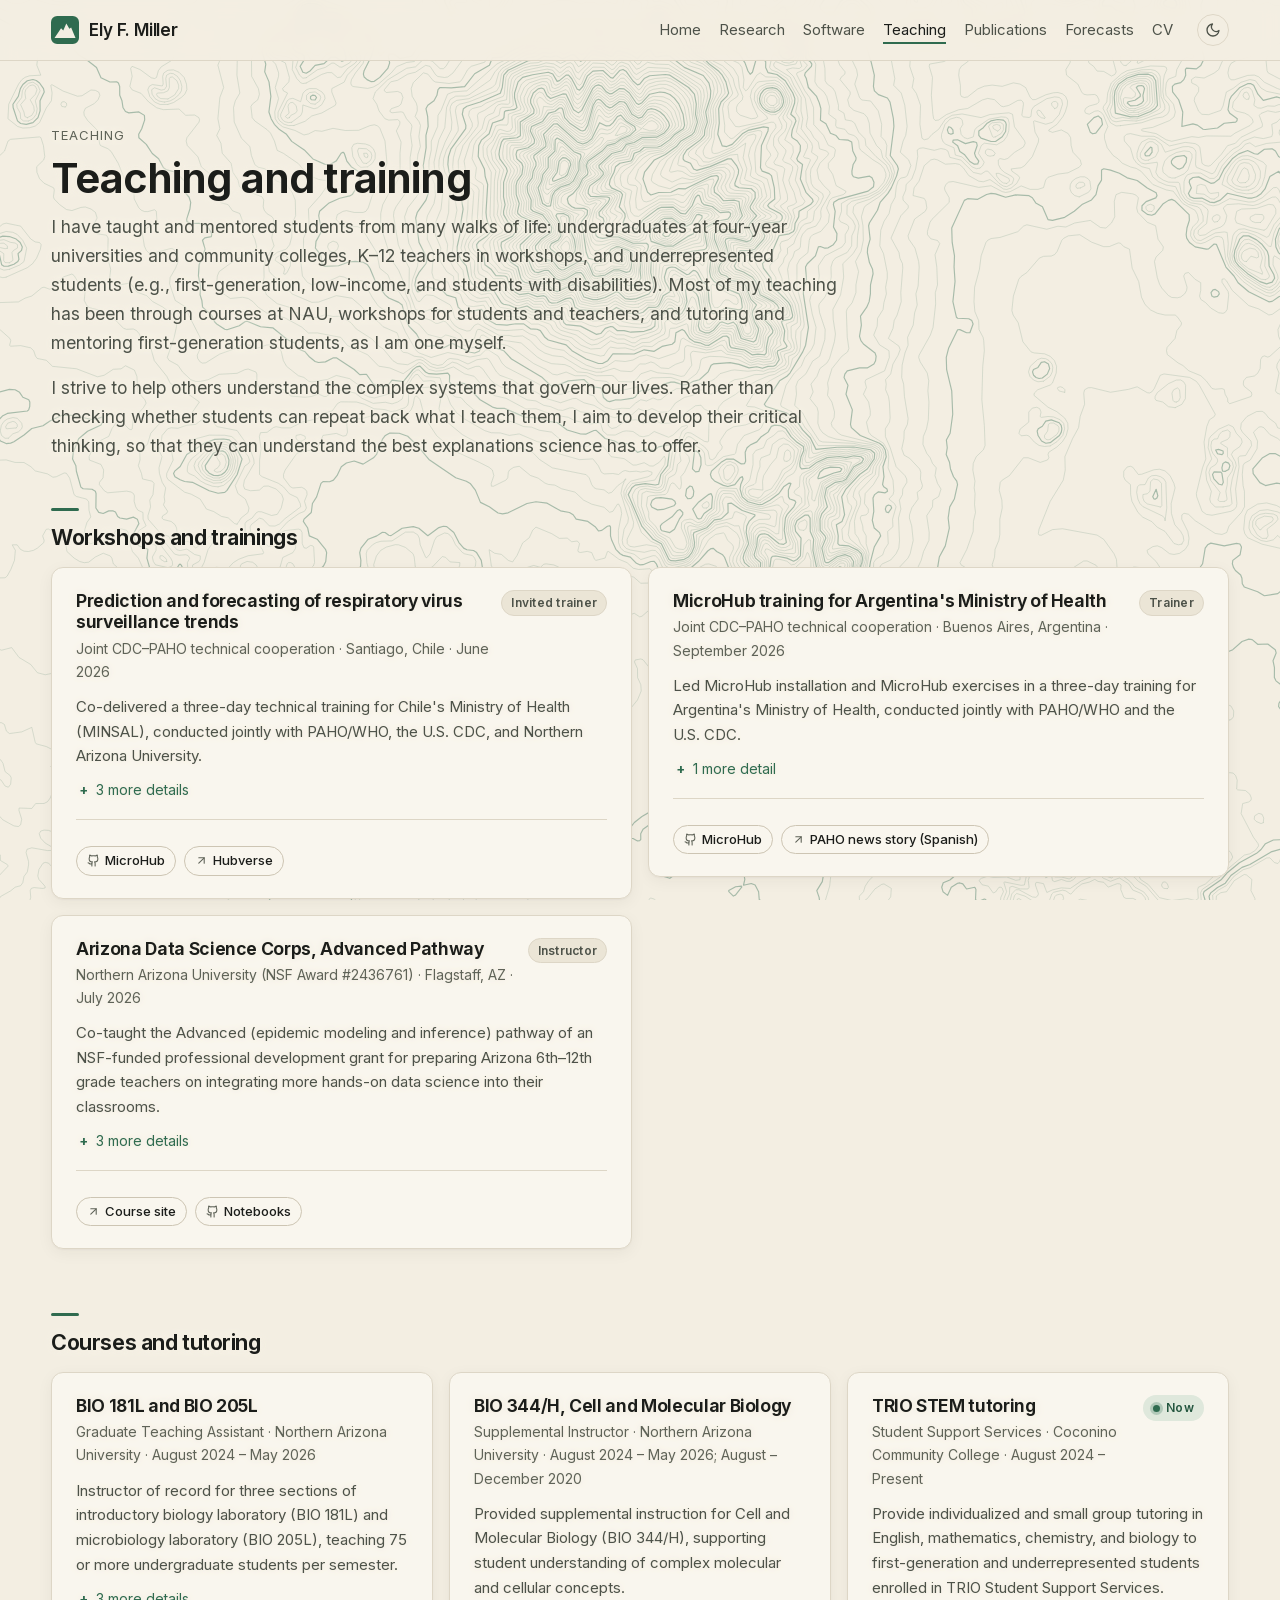
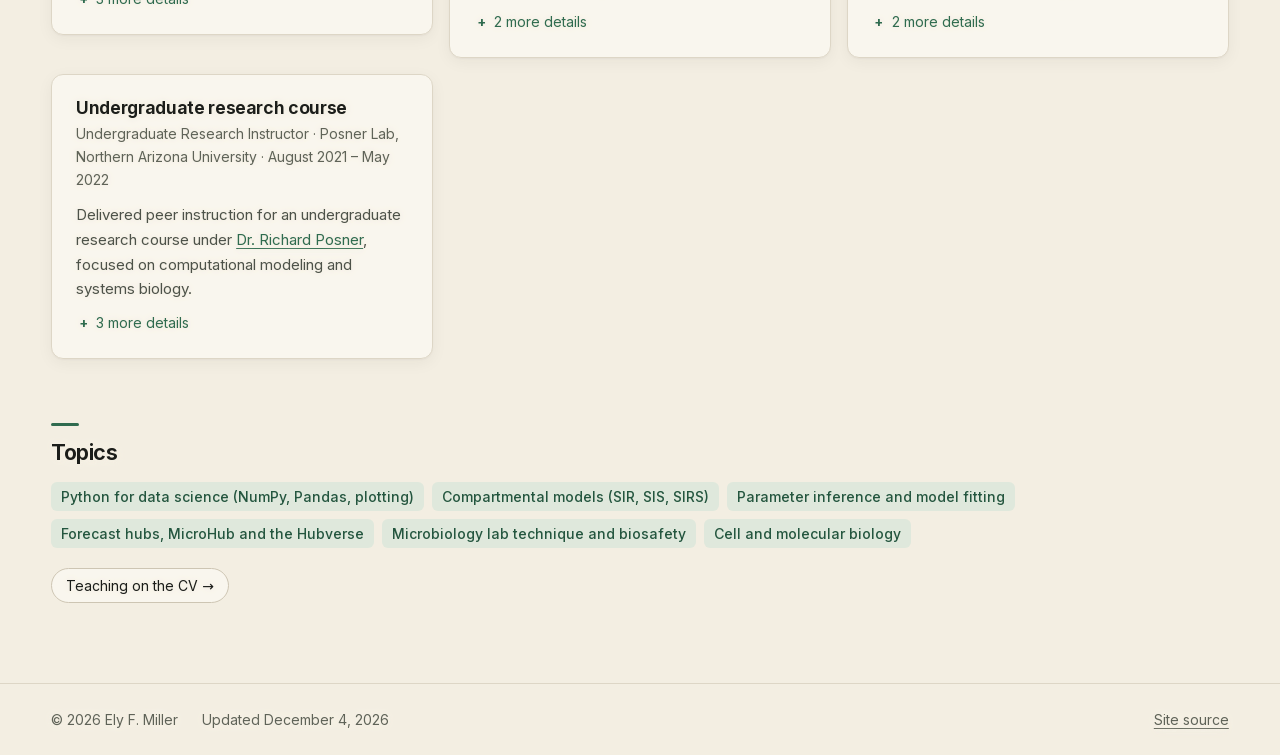
<file: teaching.html>
<!doctype html>
<html lang="en">
<head>
  <meta charset="utf-8">
  <meta name="viewport" content="width=device-width, initial-scale=1">
  <title>Teaching · Ely F. Miller</title>
  <meta name="description" content="Teaching and training by Ely F. Miller, Northern Arizona University.">
  <link rel="canonical" href="https://elymiller.com/teaching.html">
  <link rel="icon" href="favicon.ico" sizes="any">
  <link rel="icon" href="images/icon.svg" type="image/svg+xml">
  <link rel="icon" href="images/icon-192.png" type="image/png" sizes="192x192">
  <link rel="icon" href="images/favicon-32.png" type="image/png" sizes="32x32">
  <link rel="apple-touch-icon" href="images/apple-touch-icon.png">
  <link rel="manifest" href="site.webmanifest">
  <meta name="theme-color" content="#2f6b4f">
  <meta property="og:type" content="website">
  <meta property="og:site_name" content="Ely F. Miller">
  <meta property="og:title" content="Teaching · Ely F. Miller">
  <meta property="og:description" content="Teaching and training by Ely F. Miller, Northern Arizona University.">
  <meta property="og:url" content="https://elymiller.com/teaching.html">
  <meta property="og:image" content="https://elymiller.com/images/og-card.jpg">
  <meta property="og:image:width" content="1200">
  <meta property="og:image:height" content="630">
  <meta property="og:image:alt" content="Ely F. Miller, PhD student, Biological Sciences, Northern Arizona University">
  <meta name="twitter:card" content="summary_large_image">
  <script>try{var t=localStorage.getItem("theme");if(t)document.documentElement.setAttribute("data-theme",t)}catch(e){}</script>
  <link rel="preload" href="assets/fonts/inter-latin.woff2" as="font" type="font/woff2" crossorigin>
  <link rel="stylesheet" href="assets/css/site.css">
  <script src="assets/js/site.js" defer></script>
</head>
<body>
<a class="skip" href="#main">Skip to content</a>
<header class="site-header">
  <div class="inner">
    <a class="brand" href="./">Ely F. Miller</a>
    <nav class="nav" aria-label="Main">
      <a href="./">Home</a>
      <a href="research.html">Research</a>
      <a href="software.html">Software</a>
      <a href="teaching.html" aria-current="page">Teaching</a>
      <a href="publications.html">Publications</a>
      <a href="forecasts.html">Forecasts</a>
      <a href="cv.html">CV</a>
    </nav>
    <button class="theme-toggle" type="button" aria-label="Toggle dark mode"></button>
  </div>
</header>

<main id="main" class="medium">
  <p class="eyebrow">Teaching</p>
  <h1>Teaching and training</h1>
  <!-- Intro: Ely's words (drafts, 2026-11-09), edited for grammar and length with his OK. -->
  <p class="lede">I have taught and mentored students from many walks of life: undergraduates at four-year universities and community colleges, K–12 teachers in workshops, and underrepresented students (e.g., first-generation, low-income, and students with disabilities). Most of my teaching has been through courses at NAU, workshops for students and teachers, and tutoring and mentoring first-generation students, as I am one myself.</p>
  <p class="lede">I strive to help others understand the complex systems that govern our lives. Rather than checking whether students can repeat back what I teach them, I aim to develop their critical thinking, so that they can understand the best explanations science has to offer.</p>

  <!-- Card text is Ely's CV bullets (cv.html, Teaching experience and Invited
       training sections), verbatim; links checked 2026-11-09. -->
  <section style="margin-top:48px">
    <h2>Workshops and trainings</h2>
    <div class="project-list">
    <article class="project" id="chile">
      <div class="project-head">
        <div><h3>Prediction and forecasting of respiratory virus surveillance trends</h3>
          <p class="meta">Joint CDC–PAHO technical cooperation · Santiago, Chile · June 2026</p></div>
        <span class="badge">Invited trainer</span>
      </div>
      <p class="lead">Co-delivered a three-day technical training for Chile's Ministry of Health (MINSAL), conducted jointly with PAHO/WHO, the U.S. CDC, and Northern Arizona University.</p>
      <details class="more">
        <summary><span class="closed">3 more details</span><span class="opened">Show less</span></summary>
        <ul>
          <li>Co-presented with <a href="https://www.linkedin.com/in/spencer-fox/">Dr. Spencer Fox</a> on the CDC's forecasting collaboration's background and objectives, collaborative forecast hubs, and the NAU forecast models, including forecast evaluation and historical model performance.</li>
          <li>Introduced the MicroHub forecasting tool and the Hubverse framework and led installation, setup, and hands-on exercises on the weekly production of Chilean SARI (severe acute respiratory infection) forecasts.</li>
          <li>Presented advanced MicroHub features and led discussion of forecast targets and metrics, including age groups, virologic data, and the difference between dates of symptom onset and hospitalization.</li>
        </ul>
      </details>
      <div class="project-foot">
        <ul class="pill-links">
          <li><a href="https://github.com/sjfox/microhub"><svg class="ic" aria-hidden="true"><use href="assets/icons.svg#github"/></svg>MicroHub</a></li>
          <li><a href="https://hubverse.io"><svg class="ic" aria-hidden="true"><use href="assets/icons.svg#arrow"/></svg>Hubverse</a></li>
        </ul>
      </div>
    </article>
    <article class="project" id="argentina">
      <div class="project-head">
        <div><h3>MicroHub training for Argentina's Ministry of Health</h3>
          <p class="meta">Joint CDC–PAHO technical cooperation · Buenos Aires, Argentina · September 2026</p></div>
        <span class="badge">Trainer</span>
      </div>
      <p class="lead">Led MicroHub installation and MicroHub exercises in a three-day training for Argentina's Ministry of Health, conducted jointly with PAHO/WHO and the U.S. CDC.</p>
      <details class="more">
        <summary><span class="closed">1 more detail</span><span class="opened">Show less</span></summary>
        <ul>
          <li>Co-led with Dr. Spencer Fox a discussion of forecast targets and metrics for Argentina's respiratory surveillance data.</li>
        </ul>
      </details>
      <div class="project-foot">
        <ul class="pill-links">
          <li><a href="https://github.com/sjfox/microhub"><svg class="ic" aria-hidden="true"><use href="assets/icons.svg#github"/></svg>MicroHub</a></li>
          <li><a href="https://www.paho.org/es/noticias/30-9-2026-argentina-fortalece-sus-capacidades-para-anticipar-evolucion-virus-respiratorios" hreflang="es"><svg class="ic" aria-hidden="true"><use href="assets/icons.svg#arrow"/></svg>PAHO news story (Spanish)</a></li>
        </ul>
      </div>
    </article>
    <article class="project" id="azdsc">
      <div class="project-head">
        <div><h3>Arizona Data Science Corps, Advanced Pathway</h3>
          <p class="meta">Northern Arizona University (NSF Award #2436761) · Flagstaff, AZ · July 2026</p></div>
        <span class="badge">Instructor</span>
      </div>
      <p class="lead">Co-taught the Advanced (epidemic modeling and inference) pathway of an NSF-funded professional development grant for preparing Arizona 6th–12th grade teachers on integrating more hands-on data science into their classrooms.</p>
      <details class="more">
        <summary><span class="closed">3 more details</span><span class="opened">Show less</span></summary>
        <ul>
          <li>Led hands-on sessions on Python programming concepts, including variables, functions, NumPy, Pandas, and plotting, using Google Colab notebooks that were designed to be modifiable for classroom use and collaborative editing.</li>
          <li>Taught concepts on compartmental models (SIR and related models such as SIS/SIRS) and guided the class through diagramming, simulation, and visualization.</li>
          <li>Aided instruction on parameter inference, including instruction on the use of mean-squared-error objective functions, grid search, and gradient-descent optimization to fit compartmental models to real-world influenza data from Arizona.</li>
        </ul>
      </details>
      <div class="project-foot">
        <ul class="pill-links">
          <li><a href="https://azdsc-nau.github.io/AZDSC_NAU_SITE/"><svg class="ic" aria-hidden="true"><use href="assets/icons.svg#arrow"/></svg>Course site</a></li>
          <li><a href="https://github.com/AZDSC-NAU/AZDSC_NAU_SITE"><svg class="ic" aria-hidden="true"><use href="assets/icons.svg#github"/></svg>Notebooks</a></li>
        </ul>
      </div>
    </article>
    </div>
  </section>

  <section>
    <h2>Courses and tutoring</h2>
    <div class="project-grid">
    <article class="project" id="bio-labs">
      <div class="project-head">
        <div><h3>BIO 181L and BIO 205L</h3>
          <p class="meta">Graduate Teaching Assistant · Northern Arizona University · August 2024 – May 2026</p></div>
      </div>
      <p class="lead">Instructor of record for three sections of introductory biology laboratory (BIO 181L) and microbiology laboratory (BIO 205L), teaching 75 or more undergraduate students per semester.</p>
      <details class="more">
        <summary><span class="closed">3 more details</span><span class="opened">Show less</span></summary>
        <ul>
          <li>Led microbiology laboratory instruction in a BSL-2 laboratory while enforcing biosafety guidelines and educating students in microbiological techniques and aseptic procedure.</li>
          <li>Developed and presented lecture material relevant to laboratory objectives and course learning outcomes on a weekly basis.</li>
          <li>Scored and assessed student quizzes as well as laboratory notebooks to facilitate learning and skill development in microbiological laboratory techniques.</li>
        </ul>
      </details>
    </article>
    <article class="project" id="bio-344">
      <div class="project-head">
        <div><h3>BIO 344/H, Cell and Molecular Biology</h3>
          <p class="meta">Supplemental Instructor · Northern Arizona University · August 2024 – May 2026; August – December 2020</p></div>
      </div>
      <p class="lead">Provided supplemental instruction for Cell and Molecular Biology (BIO 344/H), supporting student understanding of complex molecular and cellular concepts.</p>
      <details class="more">
        <summary><span class="closed">2 more details</span><span class="opened">Show less</span></summary>
        <ul>
          <li>Developed practice materials, such as problem sets and review presentations.</li>
          <li>Hosted review sessions and mentored students for exam preparation and study strategies.</li>
        </ul>
      </details>
    </article>
    <article class="project" id="trio">
      <div class="project-head">
        <div><h3>TRIO STEM tutoring</h3>
          <p class="meta">Student Support Services · Coconino Community College · August 2024 – Present</p></div>
        <span class="badge live">Now</span>
      </div>
      <p class="lead">Provide individualized and small group tutoring in English, mathematics, chemistry, and biology to first-generation and underrepresented students enrolled in TRIO Student Support Services.</p>
      <details class="more">
        <summary><span class="closed">2 more details</span><span class="opened">Show less</span></summary>
        <ul>
          <li>Design and facilitate academic success workshops on financial literacy, study, time management, test taking strategies, and career readiness.</li>
          <li>Mentor students with foundational STEM skills and confidence in navigating higher education.</li>
        </ul>
      </details>
    </article>
    <article class="project" id="research-course">
      <div class="project-head">
        <div><h3>Undergraduate research course</h3>
          <p class="meta">Undergraduate Research Instructor · Posner Lab, Northern Arizona University · August 2021 – May 2022</p></div>
      </div>
      <p class="lead">Delivered peer instruction for an undergraduate research course under <a href="https://scholar.google.com/citations?user=dFQPC2wAAAAJ">Dr. Richard Posner</a>, focused on computational modeling and systems biology.</p>
      <details class="more">
        <summary><span class="closed">3 more details</span><span class="opened">Show less</span></summary>
        <ul>
          <li>Developed instructional presentations and recorded tutorials on lab-specific methods and modeling software.</li>
          <li>Led discussions of primary literature, guiding students in experimental design evaluation and comparison of research findings.</li>
          <li>Mentored students in independent research skills within a pass/fail, research-intensive course structure.</li>
        </ul>
      </details>
    </article>
    </div>
  </section>

  <section>
    <h2>Topics</h2>
    <!-- From the CV entries above; Ely kept them as is (2026-11-09). -->
    <ul class="tags">
      <li>Python for data science (NumPy, Pandas, plotting)</li>
      <li>Compartmental models (SIR, SIS, SIRS)</li>
      <li>Parameter inference and model fitting</li>
      <li>Forecast hubs, MicroHub and the Hubverse</li>
      <li>Microbiology lab technique and biosafety</li>
      <li>Cell and molecular biology</li>
    </ul>
    <ul class="links" style="margin-top:20px">
      <li><a href="cv.html#teaching">Teaching on the CV →</a></li>
    </ul>
  </section>
</main>

<footer class="site-footer">
  <div class="inner">
    <span>© <span id="year">2026</span> Ely F. Miller</span>
    <a href="https://github.com/elyfmiller/elyfmiller.github.io">Site source</a>
  </div>
</footer>
<!-- Cloudflare Web Analytics --><script type='module' src='https://static.cloudflareinsights.com/beacon.min.js' data-cf-beacon='{"token": "0192b30b4e644f01b9b6b299fce53ac3"}'></script><!-- End Cloudflare Web Analytics -->
</body>
</html>
</file>
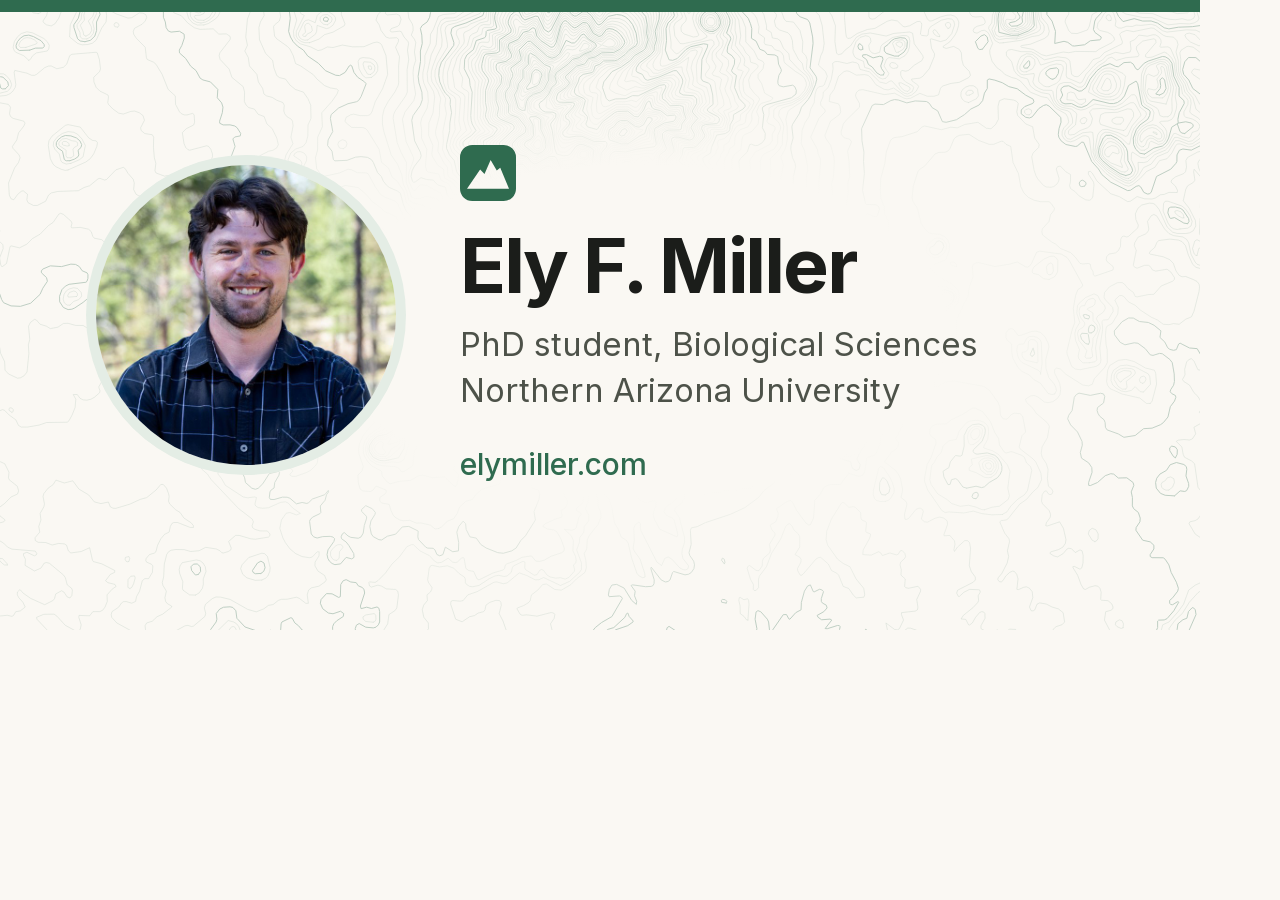
<file: scripts/og-card.html>
<!doctype html>
<!-- Source of images/og-card.jpg, the link-preview card (1200 x 630).
     Rendered by scripts/build_og_card.py; not a page of the site. -->
<html lang="en">
<head>
<meta charset="utf-8">
<meta name="robots" content="noindex">
<title>og card</title>
<style>
  @font-face { font-family: "Inter"; font-weight: 400 700; font-display: block;
    src: url("../assets/fonts/inter-latin.woff2") format("woff2"); }
  html, body { margin: 0; }
  body {
    width: 1200px; height: 630px; overflow: hidden; position: relative;
    background: #faf8f3; color: #1b1d1a;
    font-family: "Inter", system-ui, sans-serif; font-feature-settings: "cv11", "ss01";
  }
  .topo {
    position: absolute; inset: 0; background: rgb(47 107 79 / 0.30);
    -webkit-mask: url("../assets/img/topo.svg") center / cover no-repeat;
    mask: url("../assets/img/topo.svg") center / cover no-repeat;
  }
  /* clear the lines behind the photo and the text, like a map label */
  .clear {
    position: absolute; inset: 0;
    background: radial-gradient(ellipse 560px 300px at 640px 330px, #faf8f3 55%, rgb(250 248 243 / 0) 100%);
  }
  .bar { position: absolute; left: 0; right: 0; top: 0; height: 12px; background: #2f6b4f; }
  .wrap { position: absolute; inset: 0; display: flex; align-items: center; gap: 64px; padding: 0 96px; }
  .photo {
    width: 300px; height: 300px; border-radius: 50%; object-fit: cover; flex: none;
    box-shadow: 0 0 0 10px #e4ede5;
  }
  .mark {
    width: 56px; height: 56px; background: #2f6b4f; margin-bottom: 26px;
    -webkit-mask: url("../assets/img/mark.svg") center / contain no-repeat;
    mask: url("../assets/img/mark.svg") center / contain no-repeat;
  }
  h1 { font-size: 76px; font-weight: 700; letter-spacing: -0.03em; margin: 0 0 18px; line-height: 1; }
  p { margin: 0; font-size: 33px; line-height: 1.4; color: #4d5249; }
  .url { margin-top: 30px; color: #2f6b4f; font-weight: 500; font-size: 30px; }
</style>
</head>
<body>
  <div class="topo"></div>
  <div class="clear"></div>
  <div class="bar"></div>
  <div class="wrap">
    <img class="photo" src="../images/ely.jpg" alt="">
    <div>
      <div class="mark"></div>
      <h1>Ely F. Miller</h1>
      <p>PhD student, Biological Sciences<br>Northern Arizona University</p>
      <p class="url">elymiller.com</p>
    </div>
  </div>
</body>
</html>
</file>
<file: assets/css/site.css>
/* elymiller.com — one stylesheet for every page.
   One sans-serif (Inter, system fallback), one accent (pine), light + dark. */

/* Inter (SIL Open Font License, assets/fonts/OFL.txt), served from this site:
   the variable 400-700 files Google Fonts serves, Latin and Latin Extended.
   "Inter Fallback" is Arial resized to Inter's metrics, so the text does not
   jump when the web font arrives. */
@font-face {
  font-family: "Inter"; font-style: normal; font-weight: 400 700; font-display: swap;
  src: url("../fonts/inter-latin.woff2") format("woff2");
  unicode-range: U+0000-00FF, U+0131, U+0152-0153, U+02BB-02BC, U+02C6, U+02DA, U+02DC, U+0304, U+0308, U+0329, U+2000-206F, U+20AC, U+2122, U+2191, U+2193, U+2212, U+2215, U+FEFF, U+FFFD;
}
@font-face {
  font-family: "Inter"; font-style: normal; font-weight: 400 700; font-display: swap;
  src: url("../fonts/inter-latin-ext.woff2") format("woff2");
  unicode-range: U+0100-02BA, U+02BD-02C5, U+02C7-02CC, U+02CE-02D7, U+02DD-02FF, U+0304, U+0308, U+0329, U+1D00-1DBF, U+1E00-1E9F, U+1EF2-1EFF, U+2020, U+20A0-20AB, U+20AD-20C4, U+2113, U+2C60-2C7F, U+A720-A7FF;
}
@font-face {
  font-family: "Inter Fallback"; src: local("Arial"), local("ArialMT"), local("Helvetica");
  size-adjust: 107.06%; ascent-override: 90.49%; descent-override: 22.56%; line-gap-override: 0%;
}


/* Palette "Ponderosa": warm paper, pine-green accent; dark mode is a
   Flagstaff dark-sky night. Chart series colors are validated against both
   surfaces (scripts: dataviz validate_palette.js). */
:root {
  color-scheme: light;
  --bg: #f3eee2;
  --surface: #ebe5d6;
  --card: #f9f6ee;
  --ink: #1b1d1a;
  --ink-2: #4d5249;
  --muted: #5f6358;
  --rule: #ddd6c6;
  --rule-2: #cdc5b3;
  --accent: #2f6b4f;          /* the one accent: pine */
  --accent-soft: #dfe8dc;
  --accent-ink: #24563f;
  --todo: #7c7f75;
  --shadow: 0 1px 2px rgb(40 36 20 / 0.04), 0 4px 16px rgb(40 36 20 / 0.05);

  /* chart roles (validated categorical slots 1-3 + neutral baseline) */
  --chart-surface: #f3eee2;
  --grid: #e3ddcf;
  --axis: #bdb6a5;
  --obs: #1b1d1a;
  --s-oracle: #2a78d6;
  --s-groundhog: #eb6834;
  --s-ensemble: #1baf7a;
  --s-baseline: #898781;

  /* rate-change map: FluBNF's scale (flubnf app/ui/static/nau.css), the
     same in both themes, and its colourblind-safe alternative */
  --cat-0: #2e7d4f; --cat-1: #7fc97f; --cat-2: #b9b09b; --cat-3: #e8a33d; --cat-4: #c0392b;
  --cvd-0: #2c7bb6; --cvd-1: #abd9e9; --cvd-2: #b9b09b; --cvd-3: #fdae61; --cvd-4: #d7191c;
  --map-nodata: #d6d0c2;

  /* background contours (assets/img/topo.svg) */
  --topo-ink: rgb(47 107 79 / 0.38);

  --font: "Inter", "Inter Fallback", system-ui, -apple-system, "Segoe UI", Roboto, sans-serif;
  --measure: 46rem;
  --wide: 64rem;
  --page: 90rem;                          /* widest the layout grows */
  --gutter: clamp(16px, 4vw, 56px);       /* side padding, scales with the window */
  --prose: 72ch;                          /* longest comfortable text line */
  --radius: 12px;
}

@media (prefers-color-scheme: dark) {
  :root:where(:not([data-theme="light"])) {
    color-scheme: dark;
    --bg: #0e1116;
    --surface: #151920;
    --card: #12161c;
    --ink: #eef0ea;
    --ink-2: #b9beb3;
    --muted: #8d9389;
    --rule: #232830;
    --rule-2: #313741;
    --accent: #8fd1a8;
    --accent-soft: #1a2a21;
    --accent-ink: #a6dcba;
    --todo: #858a80;
    --shadow: none;
    --chart-surface: #0e1116;
    --grid: #1f242b;
    --axis: #3a4048;
    --obs: #eef0ea;
    --s-oracle: #3987e5;
    --s-groundhog: #d95926;
    --s-ensemble: #199e70;
    --s-baseline: #9a988f;
    --map-nodata: #2a3038;
    --topo-ink: rgb(143 209 168 / 0.18);
  }
}
:root[data-theme="dark"] {
  color-scheme: dark;
  --bg: #0e1116;
  --surface: #151920;
  --card: #12161c;
  --ink: #eef0ea;
  --ink-2: #b9beb3;
  --muted: #8d9389;
  --rule: #232830;
  --rule-2: #313741;
  --accent: #8fd1a8;
  --accent-soft: #1a2a21;
  --accent-ink: #a6dcba;
  --todo: #858a80;
  --shadow: none;
  --chart-surface: #0e1116;
  --grid: #1f242b;
  --axis: #3a4048;
  --obs: #eef0ea;
  --s-oracle: #3987e5;
  --s-groundhog: #d95926;
  --s-ensemble: #199e70;
  --s-baseline: #9a988f;
  --map-nodata: #2a3038;
  --topo-ink: rgb(143 209 168 / 0.18);
}

*, *::before, *::after { box-sizing: border-box; }
html { -webkit-text-size-adjust: 100%; }
body {
  margin: 0;
  background: var(--bg);
  color: var(--ink);
  font-family: var(--font);
  font-size: 17px;
  line-height: 1.65;
  font-feature-settings: "cv11", "ss01";
}
/* site-wide background: unlabelled contour lines of the terrain around
   Flagstaff (scripts/build_topo.py), drawn as a mask so the colour follows
   the theme */
body::before {
  content: ""; position: fixed; inset: 0; z-index: -1; pointer-events: none;
  background: var(--topo-ink);
  -webkit-mask: url("../img/topo.svg") center / cover no-repeat;
  mask: url("../img/topo.svg") center / cover no-repeat;
}
/* a halo in the page colour around text that sits on the contours, the way
   a printed topo map clears the lines behind its labels; controls and tinted
   chips keep their own backgrounds and get none */
main, .site-footer { text-shadow: 0 0 2px var(--bg), 0 0 6px var(--bg), 0 0 12px var(--bg); }
main :is(button, .btn, .tags, .seg, .chip, .loc-chip, .badge, .pill-links, .usmap-tip, svg, input, select, code) { text-shadow: none; }
img { max-width: 100%; height: auto; display: block; }
a { color: var(--accent); text-decoration-thickness: 1px; text-underline-offset: 3px; }
a:hover { text-decoration-thickness: 2px; }
:focus-visible { outline: 2px solid var(--accent); outline-offset: 2px; border-radius: 4px; }

.skip { position: absolute; left: -999px; }
.skip:focus { left: 16px; top: 8px; background: var(--bg); padding: 4px 8px; z-index: 10; }

/* ---------- header / nav ---------- */
.site-header {
  border-bottom: 1px solid var(--rule);
  position: sticky; top: 0; z-index: 5;
  background: color-mix(in srgb, var(--bg) 92%, transparent);
  backdrop-filter: saturate(1.2) blur(8px);
}
.site-header .inner {
  max-width: var(--page); margin: 0 auto; padding: 14px var(--gutter);
  display: flex; align-items: center; gap: 24px; flex-wrap: wrap;
}
.brand { font-weight: 600; color: var(--ink); text-decoration: none; letter-spacing: -0.01em; display: inline-flex; align-items: center; gap: 10px; }
/* the San Francisco Peaks mark (scripts/build_icons.py), cut out of an
   accent tile so it follows the theme */
.brand::before {
  content: ""; flex: none; width: 28px; height: 28px; background: var(--accent);
  -webkit-mask: url("../img/mark.svg") center / contain no-repeat;
  mask: url("../img/mark.svg") center / contain no-repeat;
}
.nav { display: flex; gap: 4px 18px; flex-wrap: wrap; margin-left: auto; align-items: center; }
.nav a { color: var(--ink-2); text-decoration: none; font-size: 15px; padding: 2px 0; }
.nav a:hover { color: var(--ink); }
.nav a[aria-current="page"] { color: var(--ink); box-shadow: inset 0 -2px 0 var(--accent); }
.theme-toggle {
  border: 1px solid var(--rule); background: transparent; color: var(--ink-2);
  border-radius: 999px; width: 32px; height: 32px; cursor: pointer;
  display: inline-grid; place-items: center; padding: 0;
}
.theme-toggle:hover { color: var(--ink); border-color: var(--muted); }
.theme-toggle svg { width: 16px; height: 16px; }

/* ---------- layout ---------- */
main { max-width: var(--page); margin: 0 auto; padding: clamp(36px, 5vw, 64px) var(--gutter) 80px; }
/* long-form text keeps a readable line length inside the wide layout */
main > p, main section > p, .lede, p.todo, .people, .cv-text, details.table-view, .chart-note,
.cv-body .cv-row h3, .cv-body .cv-row .meta, .cv-body .cv-row ul, .pub-list > li > div { max-width: var(--prose); }
h1, h2, h3 { line-height: 1.2; letter-spacing: -0.02em; font-weight: 650; }
h1 { font-size: clamp(2rem, 5vw, 2.6rem); margin: 0 0 8px; }
h2 { font-size: 1.35rem; margin: 64px 0 16px; }
main h2::before { content: ""; display: block; width: 28px; height: 3px; border-radius: 2px; background: var(--accent); margin-bottom: 14px; }
.card h2::before, .project h2::before { display: none; }
h3 { font-size: 1.05rem; margin: 28px 0 6px; }
p { margin: 0 0 16px; }
.lede { color: var(--ink-2); font-size: 1.1rem; }
.eyebrow { font-size: 13px; text-transform: uppercase; letter-spacing: 0.08em; color: var(--muted); margin: 0 0 8px; }
section > h2:first-child { margin-top: 0; }
section + section { margin-top: 64px; }
hr { border: 0; border-top: 1px solid var(--rule); margin: 48px 0; }

/* ---------- prose placeholders (Ely writes these) ---------- */
.todo {
  color: var(--todo); font-style: italic; font-size: 0.95em;
}
.todo::before { content: "["; } .todo::after { content: "]"; }
p.todo, li.todo, div.todo { display: block; }

/* ---------- home hero ---------- */
.hero { display: grid; grid-template-columns: 184px 1fr; gap: 40px; align-items: center; }
.hero h1 { font-size: clamp(2.2rem, 5.5vw, 3rem); }
.photo {
  width: 184px; height: 184px; border-radius: 50%; object-fit: cover;
  background: var(--surface); box-shadow: 0 0 0 6px var(--accent-soft);
}
.photo-slot {
  display: grid; place-items: center; color: var(--todo); font-size: 13px; font-style: italic; text-align: center; padding: 16px;
}
.name-line { display: flex; flex-wrap: wrap; align-items: baseline; gap: 0 12px; margin: 0 0 8px; }
.name-line h1 { margin: 0; }
.pronouns { color: var(--muted); font-weight: 400; font-size: clamp(1.2rem, 3vw, 1.65rem); letter-spacing: -0.01em; white-space: nowrap; }
.affil { margin: 4px 0 16px; color: var(--ink-2); }
/* home: the NIH T32 traineeship, a tinted pill between the affiliation and the links */
.honor { margin: -4px 0 18px; }
.honor a {
  display: inline-flex; align-items: center; gap: 8px; padding: 5px 14px 5px 10px; border-radius: 999px;
  background: var(--accent-soft); color: var(--accent-ink); font-size: 15px; text-decoration: none; text-shadow: none;
}
.honor a:hover { box-shadow: inset 0 0 0 1px var(--accent); }
.honor strong { font-weight: 600; }
.honor .ic { width: 17px; height: 17px; flex: none; color: inherit; }
.links { display: flex; flex-wrap: wrap; gap: 8px 10px; padding: 0; margin: 0; list-style: none; }
.links a, .btn {
  display: inline-flex; align-items: center; gap: 7px;
  border: 1px solid var(--rule-2); border-radius: 999px; padding: 5px 14px;
  font-size: 14px; color: var(--ink); text-decoration: none; background: var(--card);
}
.links a:hover, .btn:hover { border-color: var(--accent); color: var(--accent); }
.btn.primary { background: var(--accent); border-color: var(--accent); color: var(--bg); font-weight: 500; }
.btn.primary:hover { color: var(--bg); filter: brightness(1.08); }
.ic { width: 16px; height: 16px; flex: none; color: var(--muted); }
.links li.has-copy { display: inline-flex; gap: 4px; }
.copy-btn {
  display: inline-grid; place-items: center; align-self: stretch; aspect-ratio: 1; min-width: 32px; padding: 0; cursor: pointer;
  border: 1px solid var(--rule-2); border-radius: 50%; background: var(--card); color: var(--ink);
}
.copy-btn:hover { border-color: var(--accent); }
.copy-btn:hover .ic { color: var(--accent); }
.copy-btn .ic { width: 14px; height: 14px; }
.sr-only { position: absolute; width: 1px; height: 1px; overflow: hidden; clip: rect(0 0 0 0); white-space: nowrap; }
a:hover .ic, .btn.primary .ic { color: currentColor; }
.links .todo-link { color: var(--todo); font-style: italic; border-style: dashed; }

.tags { display: flex; flex-wrap: wrap; gap: 8px; padding: 0; margin: 0; list-style: none; }
.tags li { background: var(--accent-soft); color: var(--accent-ink); border-radius: 6px; padding: 3px 10px; font-size: 14px; font-weight: 500; }
.tags li.todo { background: transparent; border: 1px dashed var(--rule); }

/* ---------- entries (research, CV, pubs) ---------- */
.entry { padding: 20px 0; border-top: 1px solid var(--rule); }
.entry:first-of-type { border-top: 0; padding-top: 0; }
.entry h3 { margin: 0 0 4px; }
.meta { color: var(--muted); font-size: 14px; margin: 0 0 8px; }
.people { font-size: 15px; color: var(--ink-2); margin: 8px 0 0; }
.people strong { font-weight: 600; color: var(--ink); }
.cv-row { display: grid; grid-template-columns: 9rem 1fr; gap: 4px 24px; padding: 14px 0; border-top: 1px solid var(--rule); }
.cv-row:first-of-type { border-top: 0; }
.cv-row .when { color: var(--muted); font-size: 14px; padding-top: 2px; font-variant-numeric: tabular-nums; }
.cv-row h3 { margin: 0; font-size: 1rem; }
.pubs { padding-left: 1.2em; }
.pubs li { margin-bottom: 14px; }

/* CV-style bullet lists and skill table */
.cv-row ul, .entry ul { margin: 6px 0 0; padding-left: 1.1em; font-size: 15px; color: var(--ink-2); }
.cv-row li, .entry li { margin-bottom: 6px; }
.cv-text { font-size: 15px; color: var(--ink-2); margin: 4px 0; }
.cv-row .meta { margin-bottom: 4px; }
.toc { margin-top: 24px; font-size: 14px; color: var(--muted); line-height: 2; }
.toc a { color: var(--ink-2); text-decoration: none; white-space: nowrap; }
.toc a:hover { color: var(--accent); }
.skills { display: grid; grid-template-columns: 12rem 1fr; gap: 10px 24px; margin: 0; font-size: 15px; }
.skills dt { font-weight: 600; }
.skills dd { margin: 0; color: var(--ink-2); }
.entry h3 .meta { font-weight: 400; font-size: 14px; }
section[id] { scroll-margin-top: 80px; }

/* ---------- footer ---------- */
.site-footer { border-top: 1px solid var(--rule); color: var(--muted); font-size: 14px; }
.site-footer .inner { max-width: var(--page); margin: 0 auto; padding: 24px var(--gutter); display: flex; gap: 12px 24px; flex-wrap: wrap; justify-content: space-between; }
.site-footer a { color: var(--muted); }
.site-footer .updated { margin-right: auto; }

/* ---------- forecast page ---------- */
.controls { display: flex; flex-wrap: wrap; gap: 12px 20px; align-items: end; margin: 24px 0 12px; }
.control { display: flex; flex-direction: column; gap: 4px; font-size: 13px; color: var(--muted); }
.control select {
  font: inherit; font-size: 15px; color: var(--ink); background: var(--bg);
  border: 1px solid var(--rule); border-radius: 8px; padding: 6px 30px 6px 10px; min-width: 11rem;
  appearance: none;
  background-image: linear-gradient(45deg, transparent 50%, var(--muted) 50%), linear-gradient(135deg, var(--muted) 50%, transparent 50%);
  background-position: calc(100% - 15px) 55%, calc(100% - 10px) 55%;
  background-size: 5px 5px; background-repeat: no-repeat;
}
.toggles { display: flex; flex-wrap: wrap; gap: 6px 8px; }
.chip {
  display: inline-flex; align-items: center; gap: 8px; cursor: pointer; user-select: none;
  border: 1px solid var(--rule); border-radius: 999px; padding: 4px 12px 4px 10px; font-size: 14px; color: var(--ink);
  white-space: nowrap;
}
.chip input { position: absolute; opacity: 0; pointer-events: none; }
.chip .sw { width: 12px; height: 12px; border-radius: 3px; background: var(--c); }
.chip:has(input:not(:checked)) { color: var(--muted); }
.chip:has(input:not(:checked)) .sw { background: transparent; box-shadow: inset 0 0 0 1.5px var(--c); }
.chip:has(input:focus-visible) { outline: 2px solid var(--accent); outline-offset: 2px; }
.chip.baseline .sw { background: repeating-linear-gradient(90deg, var(--c) 0 4px, transparent 4px 6px); }
.chip.prev .sw { background: radial-gradient(circle, var(--c) 1.3px, transparent 1.6px) 0 50% / 4px 4px repeat-x; }

/* the chart sits on a solid card so the background contours stay out of the data */
.chart-wrap {
  position: relative; margin: 8px 0 0; scroll-margin-top: 80px;
  --chart-surface: var(--card); background: var(--card); text-shadow: none;
  border: 1px solid var(--rule); border-radius: var(--radius); box-shadow: var(--shadow);
  padding: 14px 8px 6px 4px;
}
.chart-wrap svg { width: 100%; height: auto; display: block; overflow: visible; }
.chart-wrap .grid line { stroke: var(--grid); stroke-width: 1; }
.chart-wrap .axis text { fill: var(--muted); font-size: 12px; font-variant-numeric: tabular-nums; }
.chart-wrap .axis .base { stroke: var(--axis); }
.chart-wrap .refline { stroke: var(--muted); stroke-dasharray: 2 3; }
.chart-wrap .reflabel { fill: var(--muted); font-size: 12px; }
.chart-wrap .obs-line { fill: none; stroke: var(--obs); stroke-width: 1.5; opacity: 0.55; }
.chart-wrap .obs-dot { fill: var(--obs); stroke: var(--chart-surface); stroke-width: 2; }
.chart-wrap .obs-dot.later { fill: var(--chart-surface); stroke: var(--obs); stroke-width: 1.5; }
.chart-wrap .crosshair { stroke: var(--muted); stroke-width: 1; }
.chart-wrap .dlabel { font-size: 12px; fill: var(--ink-2); }
.chart-wrap .dlabel[data-model] { cursor: default; }
.chart-wrap .band-lab, .chart-wrap .prev-lab { fill: var(--muted); }
.chart-wrap .lead { fill: none; stroke: var(--muted); stroke-width: 1; opacity: .6; }
.chart-wrap .band-edge { fill: none; stroke-width: 1; stroke-opacity: .55; stroke-linejoin: round; }
.chart-wrap .halo { fill: none; stroke: var(--chart-surface); stroke-width: 6; stroke-linejoin: round; stroke-linecap: round; }
.chart-wrap .prev-line { fill: none; stroke: var(--muted); stroke-width: 2; stroke-linecap: round; stroke-linejoin: round; stroke-dasharray: 0.1 4.5; opacity: .85; }
/* the latest observed week, in words; a ring of the background keeps it legible over lines */
.chart-wrap .anno, .chart-wrap .dlabel { paint-order: stroke; stroke: var(--chart-surface); stroke-width: 4px; stroke-linejoin: round; }
.chart-wrap .anno { font-size: 12px; fill: var(--muted); }
.chart-wrap .anno .v { fill: var(--ink); font-weight: 600; }
/* hovering a model fades the others */
.chart-wrap [data-model] { transition: opacity .15s; }
.chart-wrap svg.focusing [data-model]:not(.is-focus) { opacity: .15; }
/* after a change of place, round or view: the fans open out from the reference line */
@media (prefers-reduced-motion: no-preference) {
  .chart-wrap svg.enter .fc-bands, .chart-wrap svg.enter .fc-lines { animation: fc-reveal .7s cubic-bezier(.2, .7, .2, 1) both; }
  .chart-wrap svg.enter .fc-obs, .chart-wrap svg.enter .fc-prev, .chart-wrap svg.enter .anno { animation: fc-fade .35s ease-out both; }
}
@keyframes fc-reveal { from { clip-path: inset(0 100% 0 0); } to { clip-path: inset(0 0 0 0); } }
@keyframes fc-fade { from { opacity: 0; } to { opacity: 1; } }
.tooltip {
  position: absolute; pointer-events: none; z-index: 3;
  background: var(--bg); border: 1px solid var(--rule); border-radius: 8px;
  box-shadow: 0 6px 24px rgb(0 0 0 / 0.12); padding: 10px 12px; font-size: 13px; line-height: 1.45;
  min-width: 14rem; max-width: 20rem;
}
.tooltip .tt-date { font-weight: 600; margin-bottom: 4px; }
.tooltip table { border-collapse: collapse; width: 100%; font-variant-numeric: tabular-nums; }
.tooltip td { padding: 1px 0; vertical-align: top; }
.tooltip td + td { text-align: right; padding-left: 12px; }
.tooltip .key { display: inline-block; width: 10px; height: 10px; border-radius: 2px; margin-right: 6px; vertical-align: -1px; }
.tooltip .rng { color: var(--muted); font-size: 12px; }
.tooltip .key.prev { background: none; height: 0; width: 12px; border-top: 2.5px dotted var(--muted); border-radius: 0; vertical-align: 3px; }
.legend { display: flex; flex-wrap: wrap; gap: 6px 18px; font-size: 13px; color: var(--ink-2); margin: 12px 0 0; padding: 0; list-style: none; }
.legend .k { display: inline-block; vertical-align: -2px; margin-right: 6px; }
.chart-note { font-size: 13px; color: var(--muted); margin-top: 12px; }
.empty { padding: 40px 0; color: var(--muted); text-align: center; }
/* forecast page: controls + rate-change map, actions under the chart */
.fc-top { display: grid; grid-template-columns: minmax(0, 1fr); gap: 0 32px; align-items: start; }
/* wide screens: the map sits in a right-hand column beside everything below
   the intro (chart, table, models, diseases) and stays in view while the page
   scrolls, so a click on a state updates the chart next to it. Narrower
   screens: chart, then map, then the rest. */
.fc-more { min-width: 0; }
@media (min-width: 1100px) {
  .fc-top { grid-template-columns: minmax(0, 1fr) minmax(24rem, 31rem); }
  .fc-top .fc-main { grid-column: 1; grid-row: 1; }
  .fc-top .fc-more { grid-column: 1; grid-row: 2; }
  .fc-top .fc-map-box { grid-column: 2; grid-row: 1 / span 2; margin-top: 0; }
}
/* follow the page only when the whole map fits on screen */
@media (min-width: 1100px) and (min-height: 680px) {
  .fc-top .fc-map-box { position: sticky; top: 76px; }
}
/* shorter text up front: Ely's longer paragraphs open with "+" */
.fc-about { margin: 2px 0 8px; }
.fc-about[open] > summary { margin-bottom: 4px; }
.fc-howto { margin-top: 10px; }
.fc-howto p { font-size: 14px; color: var(--ink-2); max-width: var(--prose); margin: 6px 0 0; }
.model-cards details.more p { margin: 8px 0 0; }
.model-cards details.more { margin: 4px 0 10px; }
.control .seg { align-self: flex-start; }
.control .seg button { font-size: 13px; white-space: nowrap; }
.control select:disabled { opacity: .5; }
/* forecast page: the less-used chart options sit in a "More options" fold */
.controls .fc-opts { flex-basis: 100%; margin: 0; }
.fc-opts > .controls { margin: 10px 0 0; }
.fc-map-box { margin: 32px 0 12px; font-size: 13px; color: var(--muted); }
.fc-map-box > summary { cursor: pointer; margin-bottom: 8px; color: var(--ink-2); }
.fc-map-box > summary .hint { color: var(--muted); }
.map-card { padding: 16px 18px 12px; }
.map-head { display: flex; flex-wrap: wrap; justify-content: space-between; align-items: baseline; gap: 2px 16px; }
.map-title { margin: 0; font-weight: 600; font-size: 15px; color: var(--ink); }
.map-head .meta { margin: 0; font-size: 12.5px; }
.map-controls { display: flex; flex-wrap: wrap; gap: 8px; margin: 10px 0 4px; }
.map-controls .seg button { font-size: 12.5px; padding: 3px 10px; white-space: nowrap; }
.map-extra { display: flex; flex-wrap: wrap; align-items: center; gap: 6px; margin-top: 4px; }
.map-extra .hint { margin-left: auto; font-size: 12px; }
.loc-chip {
  font: inherit; font-size: 12.5px; color: var(--ink-2); background: var(--card); cursor: pointer;
  border: 1px solid var(--rule-2); border-radius: 999px; padding: 2px 10px 2px 7px;
  display: inline-flex; align-items: center; gap: 6px;
}
.loc-chip:hover { border-color: var(--accent); color: var(--ink); }
.loc-chip[aria-pressed="true"] { border-color: var(--accent); box-shadow: 0 0 0 1px var(--accent); color: var(--ink); }

/* the map itself (assets/js/usmap.js) */
.usmap-wrap { position: relative; }
.usmap { width: 100%; height: auto; display: block; touch-action: manipulation; }
.usmap-wrap.zoomed .usmap { cursor: grab; }
.usmap .st { stroke: var(--card); stroke-width: 1; cursor: pointer; stroke-linejoin: round; transition: fill-opacity .12s; }
.usmap .st:hover { stroke: var(--ink); stroke-width: 1.6; }
.usmap .st.sel { stroke: var(--accent); stroke-width: 2.8; }
.usmap .st:focus { outline: none; }
.usmap .st:focus-visible { stroke: var(--ink); stroke-width: 3; }
.usmap .c0, .map-legend .c0, .sw.c0 { fill: var(--cat-0); background: var(--cat-0); }
.usmap .c1, .map-legend .c1, .sw.c1 { fill: var(--cat-1); background: var(--cat-1); }
.usmap .c2, .map-legend .c2, .sw.c2 { fill: var(--cat-2); background: var(--cat-2); }
.usmap .c3, .map-legend .c3, .sw.c3 { fill: var(--cat-3); background: var(--cat-3); }
.usmap .c4, .map-legend .c4, .sw.c4 { fill: var(--cat-4); background: var(--cat-4); }
.usmap .nd, .sw.nd { fill: var(--map-nodata); background: var(--map-nodata); }
.map-cvd .c0 { fill: var(--cvd-0); background: var(--cvd-0); }
.map-cvd .c1 { fill: var(--cvd-1); background: var(--cvd-1); }
.map-cvd .c3 { fill: var(--cvd-3); background: var(--cvd-3); }
.map-cvd .c4 { fill: var(--cvd-4); background: var(--cvd-4); }
.usmap-tip {
  position: absolute; pointer-events: none; z-index: 3; min-width: 13rem; max-width: 16rem;
  background: var(--bg); border: 1px solid var(--rule); border-radius: 10px;
  box-shadow: 0 6px 24px rgb(0 0 0 / 0.14); padding: 9px 12px; font-size: 12.5px; line-height: 1.45; color: var(--ink-2);
}
.usmap-tip b { color: var(--ink); font-size: 13px; }
.usmap-tip .muted { color: var(--muted); }
.cat-rows { list-style: none; padding: 0; margin: 6px 0 0; font-variant-numeric: tabular-nums; }
.cat-rows li { display: flex; align-items: center; gap: 7px; }
.cat-rows li.top { color: var(--ink); font-weight: 600; }
.cat-rows .pct { margin-left: auto; padding-left: 12px; }
.sw { display: inline-block; width: 10px; height: 10px; border-radius: 2px; flex: none; }
.map-legend { display: flex; flex-wrap: wrap; align-items: center; gap: 4px 14px; font-size: 12.5px; color: var(--ink-2); margin: 10px 0 0; }
.map-legend > span { display: inline-flex; align-items: center; gap: 6px; }
.map-legend .cvd-switch { margin-left: auto; display: inline-flex; align-items: center; gap: 6px; cursor: pointer; color: var(--muted); }
.fc-actions { display: flex; flex-wrap: wrap; gap: 8px; margin-top: 16px; }
.fc-actions .btn { cursor: pointer; font-family: inherit; }
.fc-actions .btn.copied { border-color: var(--accent); color: var(--accent-ink); background: var(--accent-soft); }
.legend .scale-note { color: var(--muted); font-style: italic; }
details.table-view { margin-top: 16px; font-size: 14px; }
details.table-view summary { cursor: pointer; color: var(--ink-2); }
.table-scroll { overflow-x: auto; }
table.data { border-collapse: collapse; width: 100%; font-variant-numeric: tabular-nums; margin-top: 8px; }
table.data th, table.data td { text-align: right; padding: 6px 10px; border-bottom: 1px solid var(--rule); white-space: nowrap; }
table.data th:first-child, table.data td:first-child { text-align: left; }
table.data th { font-weight: 600; color: var(--ink-2); font-size: 13px; }

.model-cards { display: grid; grid-template-columns: repeat(auto-fit, minmax(16rem, 1fr)); gap: 16px; margin-top: 16px; }
.card { border: 1px solid var(--rule); border-radius: var(--radius); padding: 18px 20px; background: var(--card); box-shadow: var(--shadow); }
.card h3 { margin: 0 0 2px; display: flex; align-items: center; gap: 8px; }
.card h3 .sw { width: 12px; height: 12px; border-radius: 3px; background: var(--c); flex: none; }
.card code { font-size: 13px; color: var(--muted); }
/* forecast page: relative WIS table (data/scores.json) */
.scores-card { margin-top: 16px; padding-top: 10px; }
table.scores { margin-top: 0; font-size: 15px; }
table.scores thead th { text-align: right; vertical-align: bottom; }
table.scores thead th[colspan] { text-align: center; border-bottom-color: var(--rule-2); }
table.scores thead th:first-child { text-align: left; }
table.scores tbody th { text-align: left; font-weight: 600; font-size: 15px; color: var(--ink); }
table.scores tbody th .sw { width: 12px; height: 12px; border-radius: 3px; background: var(--c); vertical-align: -1px; margin-right: 8px; }
table.scores tr.ref th, table.scores tr.ref td { color: var(--muted); font-weight: 400; }
table.scores tbody tr:last-child > * { border-bottom: 0; }
table.scores + table.scores { margin-top: 18px; }
@media (max-width: 560px) {
  .scores-card { padding-left: 14px; padding-right: 14px; }
  table.scores, table.scores tbody th { font-size: 14px; }
  table.scores th, table.scores td { padding-left: 5px; padding-right: 5px; }
}
.scores-note { font-size: 13px; color: var(--muted); margin: 10px 0 0; max-width: var(--prose); }
.disease { display: grid; grid-template-columns: 9rem 1fr; gap: 4px 24px; padding: 14px 0; border-top: 1px solid var(--rule); }
.disease:first-of-type { border-top: 0; }
.status { font-size: 12px; font-weight: 600; text-transform: uppercase; letter-spacing: 0.06em; color: var(--muted); }
.status.live { color: var(--accent); }


/* ---------- shared bits ---------- */
.badge {
  display: inline-flex; align-items: center; gap: 6px; font-size: 12px; font-weight: 600;
  letter-spacing: 0.02em; padding: 2px 9px; border-radius: 999px; white-space: nowrap;
  background: var(--surface); color: var(--ink-2); border: 1px solid var(--rule);
}
.badge.live { background: var(--accent-soft); color: var(--accent-ink); border-color: transparent; }
.badge.live::before { content: ""; width: 7px; height: 7px; border-radius: 50%; background: var(--accent); box-shadow: 0 0 0 3px color-mix(in srgb, var(--accent) 25%, transparent); }
.pill-links { display: flex; flex-wrap: wrap; gap: 6px 8px; margin: 14px 0 0; padding: 0; list-style: none; }
.pill-links a {
  display: inline-flex; align-items: center; gap: 5px; font-size: 13px; font-weight: 500;
  padding: 3px 10px; border-radius: 999px; border: 1px solid var(--rule-2); color: var(--ink); text-decoration: none;
}
.pill-links a, .pill-links button { font-family: inherit; background: var(--card); cursor: pointer; }
.pill-links button {
  display: inline-flex; align-items: center; gap: 5px; font-size: 13px; font-weight: 500;
  padding: 3px 10px; border-radius: 999px; border: 1px solid var(--rule-2); color: var(--ink-2);
}
.pill-links a:hover, .pill-links button:hover { border-color: var(--accent); color: var(--accent); }
.pill-links button.copied, .copy-btn.copied { border-color: var(--accent); color: var(--accent-ink); background: var(--accent-soft); }
.pill-links button.copied .ic, .copy-btn.copied .ic { color: var(--accent); }
.pill-links .ic { width: 13px; height: 13px; }
details.more { margin-top: 6px; }
details.more > summary {
  cursor: pointer; font-size: 14px; color: var(--accent); list-style: none; display: inline-flex; align-items: center; gap: 6px;
}
details.more > summary::-webkit-details-marker { display: none; }
details.more > summary::before { content: "+"; font-weight: 600; width: 1em; text-align: center; }
details.more[open] > summary::before { content: "–"; }
details.more[open] > summary .closed, details.more:not([open]) > summary .opened { display: none; }

/* home: links straight to CV sections, under the profile links */
.cv-jump { display: flex; flex-wrap: wrap; gap: 4px 14px; margin-top: 12px; font-size: 14px; align-items: baseline; }
.cv-jump span { color: var(--muted); }
.cv-jump a { color: var(--ink-2); text-decoration: underline; text-decoration-color: var(--rule-2); text-underline-offset: 3px; }
.cv-jump a:hover { color: var(--accent-ink); text-decoration-color: currentColor; }

/* ---------- home: current work strip ---------- */
.featured { display: grid; gap: 16px; grid-template-columns: repeat(2, minmax(0, 1fr)); }
/* home: the bio in a wide column, with research interests, "Now" and
   "Outside the lab" as a sidebar of cards beside it; the two columns end
   level (the last card stretches, or the bio's column does). On narrow
   screens the wrappers dissolve and the sections stack in reading order:
   about, interests, now, outside. */
.home-grid { display: grid; grid-template-columns: minmax(0, 1fr); gap: 0 clamp(32px, 5vw, 72px); margin-top: 64px; }
.home-grid section { margin-top: 0; padding-bottom: 40px; }
.home-grid section h2 { margin-top: 0; }
.home-main, .home-side { display: contents; }
.h-about { order: 1; } .h-interests { order: 2; } .h-now { order: 3; } .h-outside { order: 4; }
.side-card { background: var(--card); border: 1px solid var(--rule); border-radius: var(--radius); padding: 22px 24px 24px; box-shadow: var(--shadow); }
.home-side .side-card + .side-card { margin-top: 16px; }
.side-card h2 { font-size: 1.15rem; }
.side-card p { font-size: 16px; }
@media (max-width: 959px) { .side-card { margin-bottom: 40px; } .home-grid section.side-card { padding-bottom: 24px; } }
@media (min-width: 960px) {
  .home-grid { grid-template-columns: minmax(0, 1fr) minmax(0, 1fr); align-items: stretch; margin-bottom: 48px; }
  .home-main { display: block; }
  .home-side { display: flex; flex-direction: column; }
  .home-side section { padding-bottom: 24px; }
  .home-side .side-card:last-child { flex: 1; }
  .home-main .h-about { padding-bottom: 0; }
  .home-side .side-card { padding: 18px 22px 20px; }
  .home-side .side-card + .side-card { margin-top: 14px; }
  .home-side .side-card p { font-size: 15px; }
  .home-side .side-card h2::before { margin-bottom: 10px; }
}
.featured .card { display: block; text-decoration: none; color: var(--ink); transition: border-color .15s, transform .15s; }
.featured a.card:hover { border-color: var(--accent); transform: translateY(-1px); }
.featured .card h3 { margin: 6px 0 4px; font-size: 1rem; }
.featured .card .meta { margin: 0; font-size: 13px; }
.spark { padding: 20px 22px 14px; }
/* home: the forecast chart and the map side by side on wide screens */
.home-fc { display: grid; gap: 16px; grid-template-columns: minmax(0, 1fr); align-items: stretch; }
.home-fc .map-card > .meta { margin: 2px 0 0; font-size: 12.5px; }

/* home: sections the reader can fold away (open by default) */
details.fold > summary {
  list-style: none; cursor: pointer; display: flex; align-items: flex-end; gap: 10px;
  margin: 0 0 20px; width: fit-content;
}
details.fold > summary::-webkit-details-marker { display: none; }
details.fold > summary h2 { margin: 0; }
details.fold + details.fold { margin-top: 56px; }
details.fold:not([open]) > summary { margin-bottom: 0; }
.chev {
  width: 18px; height: 18px; margin-bottom: 2px; fill: none; stroke: var(--muted);
  stroke-width: 1.8; stroke-linecap: round; stroke-linejoin: round; transition: transform .15s;
}
details.fold:not([open]) .chev { transform: rotate(-90deg); }
details.fold > summary:hover .chev { stroke: var(--accent); }
.spark-head { display: flex; justify-content: space-between; align-items: baseline; gap: 12px; flex-wrap: wrap; }
.spark-head h3 { margin: 0; font-size: 1.05rem; }
.spark-head .meta { margin: 0; }
.spark svg { width: 100%; height: auto; display: block; margin-top: 10px; overflow: visible; }
.spark .go { font-size: 14px; color: var(--accent); }
.spark .s-band { opacity: 0.16; }
.spark .s-line { fill: none; stroke-width: 2; stroke-linecap: round; }
.spark .s-obs { fill: var(--obs); stroke: var(--card); stroke-width: 1.5; }
.spark .s-obs-line { fill: none; stroke: var(--obs); stroke-width: 1.25; opacity: .5; }
.spark .s-ref { stroke: var(--muted); stroke-dasharray: 2 3; }
.spark text { font-size: 11px; fill: var(--muted); font-variant-numeric: tabular-nums; }
.spark text.lab { fill: var(--ink-2); font-size: 12px; font-weight: 500; }
@media (min-width: 1100px) {
  .featured { grid-template-columns: repeat(4, minmax(0, 1fr)); }
  .home-fc { grid-template-columns: minmax(0, 1.3fr) minmax(0, 1fr); }
  .home-fc .spark { display: flex; flex-direction: column; }
  .home-fc .spark .spark-plot { flex: 1; display: flex; align-items: center; }
  .home-fc .spark .spark-plot svg { width: 100%; }
}

/* ---------- research: project cards ---------- */
.project {
  background: var(--card); border: 1px solid var(--rule); border-radius: var(--radius);
  padding: 22px 24px; box-shadow: var(--shadow); margin: 0 0 16px; scroll-margin-top: 90px;
}
.project-head { display: flex; justify-content: space-between; align-items: flex-start; gap: 12px; }
.project h3 { margin: 0 0 4px; font-size: 1.1rem; }
.project .meta { margin: 0 0 12px; }
.project ul { margin: 6px 0 0; padding-left: 1.1em; font-size: 15px; color: var(--ink-2); }
.project li { margin-bottom: 6px; }
.project .lead { font-size: 15px; color: var(--ink-2); margin: 0; }
.project-foot { margin-top: 16px; padding-top: 14px; border-top: 1px solid var(--rule); }
.project-foot .people { margin: 0 0 4px; font-size: 14px; }
.project .pill-links { padding: 0; margin-top: 12px; font-size: inherit; color: inherit; }
.project .pill-links li { margin: 0; }
.project-list { display: grid; grid-template-columns: repeat(auto-fit, minmax(min(100%, 30rem), 1fr)); gap: 16px; align-items: start; }
.project-list .project { margin: 0; }
.project-grid { display: grid; grid-template-columns: repeat(auto-fit, minmax(min(100%, 21rem), 1fr)); gap: 16px; align-items: start; }
.project-grid .project { margin: 0; }

/* ---------- publications ---------- */
.pub-layout { display: grid; grid-template-columns: minmax(0, 1fr); gap: 0 clamp(40px, 5vw, 80px); }
@media (min-width: 1200px) {
  .pub-layout { grid-template-columns: minmax(0, 1.7fr) minmax(0, 1fr); }
  .pub-layout > div > section:first-child h2 { margin-top: 0; }
  .pub-side .pub-list > li { grid-template-columns: 3.5rem 1fr; }
}
.pub-tools { display: flex; align-items: center; gap: 8px; margin: 0 0 14px; font-size: 13px; color: var(--muted); }
.seg { display: inline-flex; border: 1px solid var(--rule-2); border-radius: 999px; padding: 2px; background: var(--card); }
.seg button {
  font: inherit; font-size: 13px; border: 0; background: transparent; color: var(--ink-2);
  padding: 3px 12px; border-radius: 999px; cursor: pointer;
}
.seg button[aria-pressed="true"] { background: var(--accent-soft); color: var(--accent-ink); font-weight: 600; }
.pub-list { list-style: none; padding: 0; margin: 0; }
.pub-list > li {
  display: grid; grid-template-columns: 4.5rem 1fr; gap: 4px 20px; padding: 16px 0; border-top: 1px solid var(--rule);
  font-size: 15px; color: var(--ink-2); line-height: 1.6;
}
.pub-list > li:first-child { border-top: 0; }
.pub-list .yr { font-weight: 600; color: var(--ink); font-variant-numeric: tabular-nums; font-size: 15px; }
.pub-list .ttl { color: var(--ink); font-weight: 550; display: block; margin: 2px 0; }
.pub-list strong { color: var(--accent-ink); font-weight: 650; background: var(--accent-soft); border-radius: 4px; padding: 0 2px; margin: 0 -2px; }
.pub-list .venue em { color: var(--ink); }
.pub-list .pill-links { margin-top: 8px; padding: 0; }

/* ---------- CV ---------- */
.cv-top { display: flex; flex-wrap: wrap; align-items: center; gap: 12px 16px; margin: 20px 0 0; }
.cv-summary {
  display: grid; grid-template-columns: repeat(auto-fit, minmax(min(100%, 14rem), 1fr)); gap: 1px; margin: 32px 0 0;
  background: var(--rule); border: 1px solid var(--rule); border-radius: var(--radius); overflow: hidden;
}
.cv-summary div { background: var(--card); padding: 14px 18px; }
.cv-summary dt { font-size: 12px; text-transform: uppercase; letter-spacing: .07em; color: var(--muted); margin: 0 0 4px; }
.cv-summary dd { margin: 0; font-weight: 550; font-size: 15px; line-height: 1.4; }
.cv-layout { display: grid; grid-template-columns: 12rem minmax(0, 1fr); gap: 48px; margin-top: 48px; align-items: start; }
.cv-rail { position: sticky; top: 84px; font-size: 14px; }
.cv-rail ol { list-style: none; margin: 0; padding: 0; border-left: 2px solid var(--rule); }
.cv-rail a {
  display: block; padding: 5px 0 5px 14px; margin-left: -2px; border-left: 2px solid transparent;
  color: var(--muted); text-decoration: none; line-height: 1.35;
}
.cv-rail a:hover { color: var(--ink); }
.cv-rail a[aria-current="true"] { color: var(--accent-ink); border-left-color: var(--accent); font-weight: 600; }
.cv-body > section:first-child h2 { margin-top: 0; }
.cv-body .cv-row { grid-template-columns: 8.5rem 1fr; border-top: 0; padding: 0; gap: 0 28px; }
.cv-body .cv-row > div:last-child { position: relative; padding: 0 0 26px 22px; border-left: 2px solid var(--rule); }
.cv-body .cv-row:last-of-type > div:last-child { border-left-color: transparent; padding-bottom: 4px; }
.cv-body .cv-row > div:last-child::before {
  content: ""; position: absolute; left: -7px; top: 6px; width: 12px; height: 12px; border-radius: 50%;
  background: var(--bg); border: 2px solid var(--rule-2);
}
.cv-body .cv-row.now > div:last-child::before { background: var(--accent); border-color: var(--accent); box-shadow: 0 0 0 4px var(--accent-soft); }
.cv-body .cv-row .when { text-align: right; padding-top: 1px; line-height: 1.4; }
.cv-row.now .when { color: var(--accent-ink); font-weight: 600; }
.cv-body .cv-row h3 { font-size: 1.02rem; }
.award-grid { display: grid; grid-template-columns: repeat(auto-fit, minmax(min(100%, 18rem), 1fr)); gap: 12px; }
.award { background: var(--card); border: 1px solid var(--rule); border-radius: var(--radius); padding: 14px 16px; display: flex; gap: 14px; align-items: flex-start; }
.award .yr { font-size: 13px; font-weight: 700; color: var(--accent-ink); background: var(--accent-soft); border-radius: 6px; padding: 2px 8px; font-variant-numeric: tabular-nums; }
.award h3 { margin: 0; font-size: 0.98rem; line-height: 1.35; }
.award .meta { margin: 2px 0 0; font-size: 13px; }
.skill-groups { display: grid; gap: 18px 40px; grid-template-columns: repeat(auto-fit, minmax(min(100%, 24rem), 1fr)); }
.skill-groups h3 { margin: 0 0 8px; font-size: 0.95rem; }
.skill-groups ul { display: flex; flex-wrap: wrap; gap: 6px; list-style: none; padding: 0; margin: 0; }
.skill-groups li { font-size: 13.5px; padding: 3px 10px; border-radius: 6px; background: var(--surface); color: var(--ink-2); border: 1px solid var(--rule); }

@media (max-width: 960px) {
  .cv-layout { grid-template-columns: minmax(0, 1fr); gap: 24px; }
  .cv-rail, .cv-rail ol { min-width: 0; }
  .cv-rail { position: static; margin: 0 calc(-1 * var(--gutter)); padding: 4px var(--gutter) 8px; }
  .cv-rail ol { display: flex; gap: 6px; overflow-x: auto; border-left: 0; scrollbar-width: none; }
  .cv-rail a { border: 1px solid var(--rule-2); border-radius: 999px; padding: 3px 12px; margin: 0; white-space: nowrap; }
  .cv-rail a[aria-current="true"] { border-color: var(--accent); background: var(--accent-soft); }
}

/* ---------- phone width ---------- */
@media (max-width: 640px) {
  .honor a { font-size: 13px; gap: 6px; padding: 5px 12px 5px 9px; }
  .honor .ic { width: 15px; height: 15px; }
  body { font-size: 16px; }
  .site-header .inner { padding-top: 12px; padding-bottom: 12px; gap: 8px 16px; }
  /* phones: the header scrolls away with the page, and the menu is one row
     that scrolls sideways (fades at the edge while more is hidden there) */
  .site-header { position: static; }
  .nav { margin-left: 0; width: 100%; gap: 16px; flex-wrap: nowrap; overflow-x: auto; scrollbar-width: none;
         padding: 2px 0 6px; -webkit-mask-image: linear-gradient(90deg, #000 calc(100% - 32px), transparent);
         mask-image: linear-gradient(90deg, #000 calc(100% - 32px), transparent); }
  .nav.at-end { -webkit-mask-image: none; mask-image: none; }
  .nav::-webkit-scrollbar { display: none; }
  .nav a { flex: none; white-space: nowrap; }
  .theme-toggle { position: absolute; right: 16px; top: 10px; }
  .site-header .inner { position: relative; padding-right: 60px; }
  .hero { grid-template-columns: 1fr; gap: 20px; }
  .photo { width: 120px; height: 120px; }
  .cv-row, .disease, .skills { grid-template-columns: 1fr; gap: 2px; }
  .skills dd { margin-bottom: 10px; }
  h2 { margin-top: 48px; }
  .control select { min-width: 0; width: 100%; }
  .map-card { padding: 12px; }
  .map-controls .seg button { font-size: 12px; padding: 3px 7px; }
  .map-extra .hint { display: none; }
  .control { flex: 1 1 9rem; }
  .control:has(.toggles) { flex-basis: 100%; }
  .chip { font-size: 13px; padding: 3px 10px 3px 8px; }
  .featured, .project-grid, .award-grid { grid-template-columns: 1fr; }
  .spark { padding: 16px; }
  .project { padding: 18px; }
  .project-head { flex-direction: column-reverse; gap: 6px; }
  .pub-list > li { grid-template-columns: 1fr; }
  .cv-summary { grid-template-columns: 1fr; }
  .cv-rail { margin: 0 calc(-1 * var(--gutter)); padding: 8px var(--gutter); }
  .cv-body .cv-row { grid-template-columns: minmax(0, 1fr); }
  .cv-body .cv-row .when { text-align: left; padding: 0 0 4px 22px; border-left: 2px solid var(--rule); margin: 0; }
  .cv-body .cv-row:last-of-type .when { border-left-color: var(--rule); }
  .hero .photo { box-shadow: 0 0 0 5px var(--accent-soft); }
}

/* ---------- page motion ---------- */
/* Each page's content rises in, block by block, when it loads. Moving between
   pages cross-fades while the header stays put (Chrome, Edge, Safari 18.2+;
   other browsers just load the page). Off for reduced motion and for print.
   fill-mode "backwards" so no transform is left on the blocks afterwards
   (it would trap the CV rail's sticky positioning and the map tooltip). */
@media screen and (prefers-reduced-motion: no-preference) {
  @view-transition { navigation: auto; }
  .site-header { view-transition-name: site-header; }
  ::view-transition-group(root) { animation-duration: .22s; }

  main > :not(.home-grid), .home-grid > * { animation: page-rise .6s cubic-bezier(.2, .7, .2, 1) backwards; }
  main > :nth-child(2) { animation-delay: .07s; }
  main > :nth-child(3) { animation-delay: .14s; }
  main > :nth-child(4) { animation-delay: .21s; }
  main > :nth-child(5) { animation-delay: .28s; }
  main > :nth-child(6) { animation-delay: .35s; }
  main > :nth-child(n+7) { animation-delay: .42s; }
  /* home: the hero, then the grid's blocks one after another */
  .home-grid > :nth-child(1) { animation-delay: .1s; }
  .home-grid > :nth-child(2) { animation-delay: .17s; }
  .home-grid > :nth-child(3) { animation-delay: .24s; }
  .home-grid > :nth-child(4) { animation-delay: .31s; }
  .home-grid > :nth-child(5) { animation-delay: .38s; }
  .home-grid > :nth-child(n+6) { animation-delay: .45s; }
  main > .home-grid ~ * { animation-delay: .3s; }
  .site-footer { animation: page-fade .6s .3s backwards; }
}
@keyframes page-rise { from { opacity: 0; transform: translateY(14px); } }
@keyframes page-fade { from { opacity: 0; } }

/* ---------- print (mainly the CV page) ---------- */
/* Paper is always light: black ink, the pine accent for dots and dates.
   site.js opens the folded "N more" lists before printing. */
@media print {
  :root, :root:not([data-theme="light"]), :root[data-theme="dark"] {
    color-scheme: light;
    --bg: #fff; --surface: #fff; --card: #fff;
    --ink: #000; --ink-2: #222; --muted: #555;
    --rule: #d0d0d0; --rule-2: #bbb;
    --accent: #2f6b4f; --accent-soft: #e4ede5; --accent-ink: #24563f; --todo: #777;
    --shadow: none;
  }
  @page { margin: 16mm 15mm; }
  body { background: #fff; font-size: 10pt; line-height: 1.4; }
  body::before, .chev { display: none; }
  main, .site-footer { text-shadow: none; }
  .skip, .site-header .nav, .theme-toggle, .cv-rail, .cv-top, .copy-btn, .pill-links button,
  .seg, .pub-tools, details.more > summary, .site-footer a, .fc-map-box, .fc-actions { display: none !important; }
  .site-header { position: static; border: 0; background: none; }
  .site-header .inner, main, .site-footer .inner { padding-left: 0; padding-right: 0; max-width: none; }
  main { padding-top: 8pt; padding-bottom: 0; }
  .cv-layout, .pub-layout { display: block; }
  h1 { font-size: 22pt; }
  h2 { margin-top: 18pt; break-after: avoid; }
  h3 { break-after: avoid; }
  main h2::before { display: none; }
  main > p, main section > p, .lede, .cv-text, .cv-body .cv-row h3, .cv-body .cv-row .meta,
  .cv-body .cv-row ul, .pub-list > li > div { max-width: none; }
  .cv-body .cv-row { grid-template-columns: 6.5rem 1fr; gap: 0 18px; }
  .cv-row ul { font-size: 9.5pt; }
  .cv-row li { margin-bottom: 3pt; }
  .cv-row h3, .cv-row .meta { break-after: avoid; }
  .cv-row li, .award, .skill-groups > *, .pub-list > li, .card { break-inside: avoid; box-shadow: none; }
  .cv-body .cv-row > div:last-child { padding-bottom: 14pt; }
  a { color: inherit; text-decoration: none; }
  .site-footer { border-top: 1px solid var(--rule); }
  .todo, p.todo { display: none; }
}
</file>
